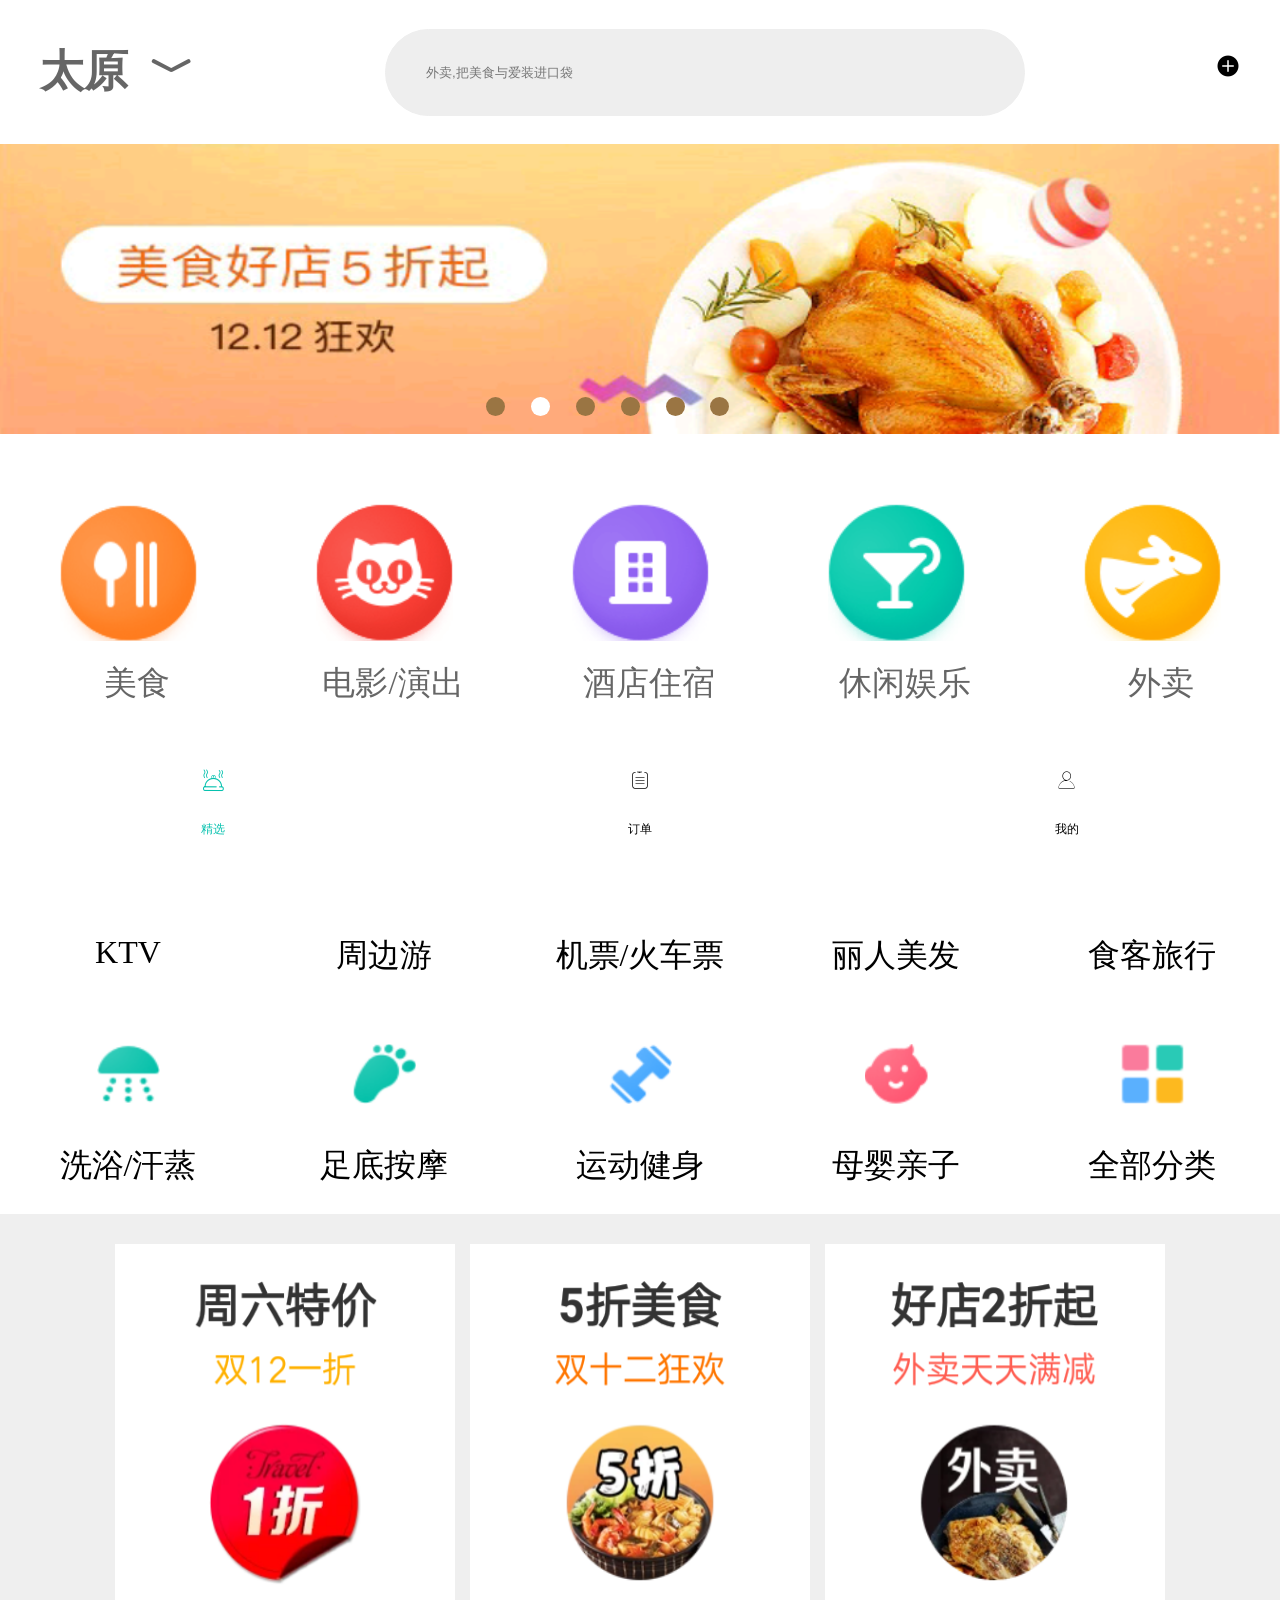
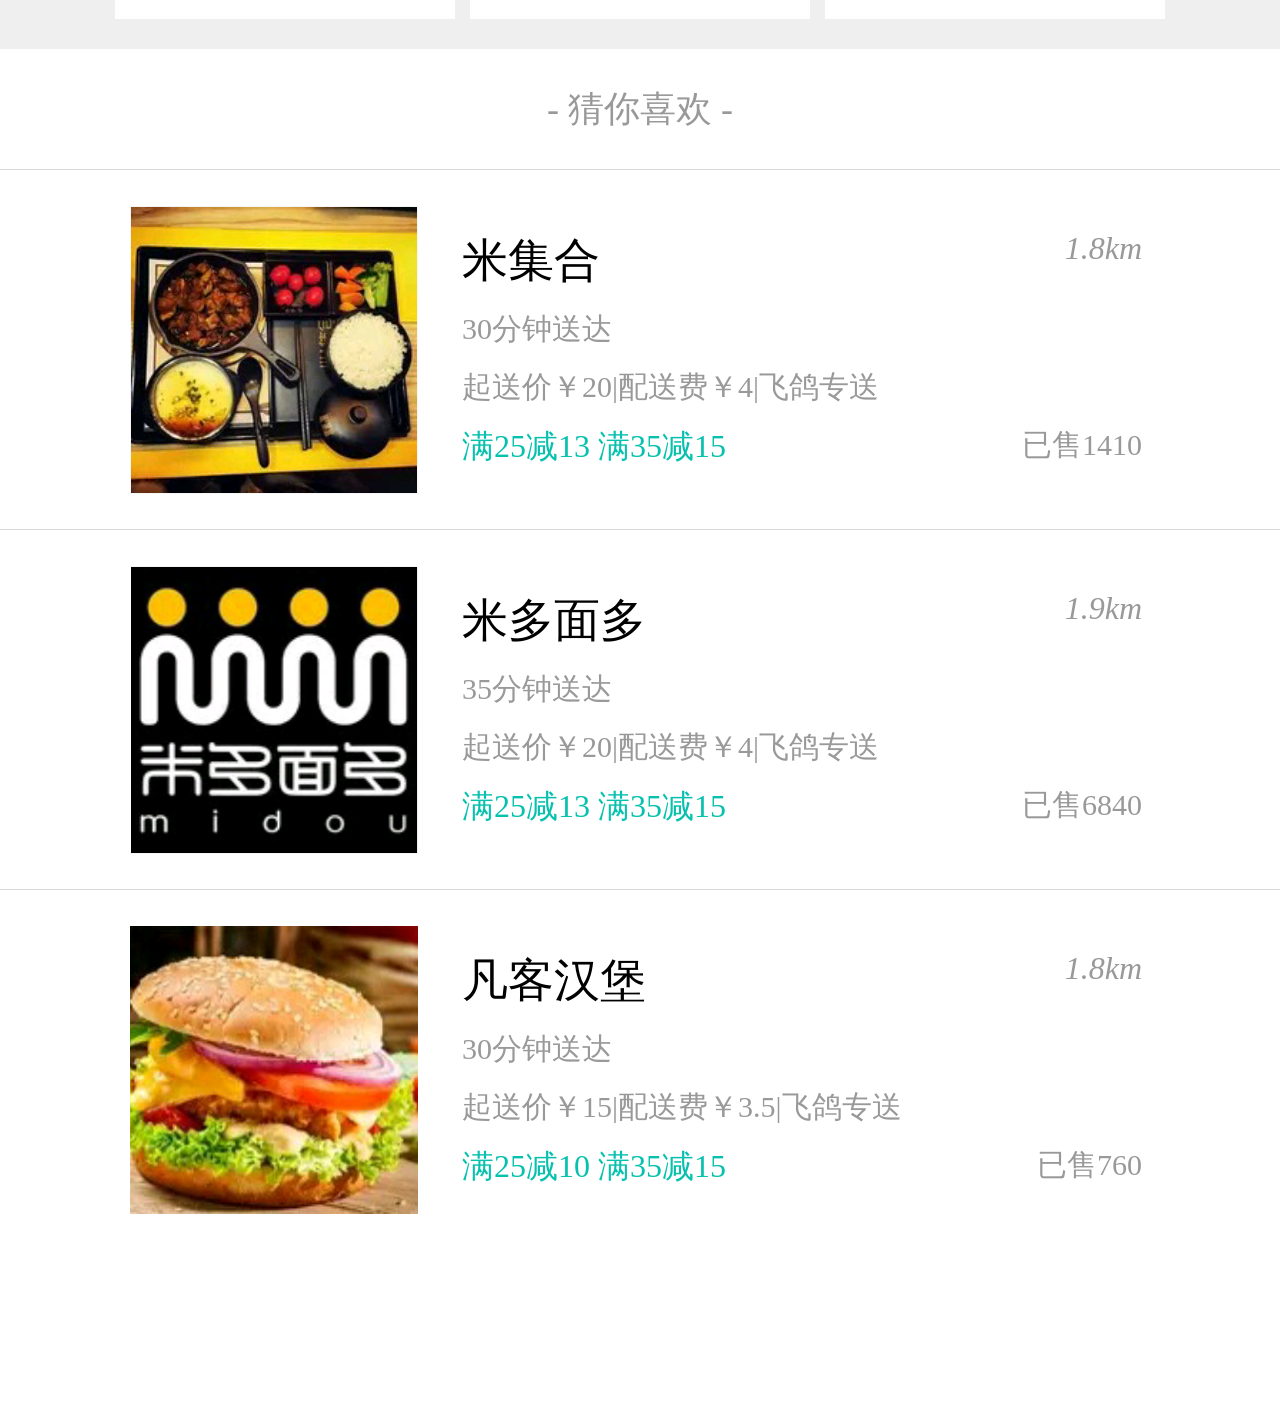
<file: index.html>
<!DOCTYPE html>
<html lang="en">
<head>
    <meta charset="UTF-8">
    <title>首页</title>
    <meta name="viewport" content="width=device-width">
    <link rel="stylesheet" href="css/index.css">
    <link rel="stylesheet" href="font/iconfont.css">
    <script src="js/rem.js"></script>
    <link rel="icon" href="img/logo(1).ico">
</head>
<body>
    <!--头部开始-->
    <header>
        <div class="header-box">
            <span>太原&nbsp;&nbsp;﹀</span>
            <input type="text" placeholder="外卖,把美食与爱装进口袋">
            <div class="iconfont">&#xe606;</div>
        </div>
    </header>
    <!--banner开始-->
    <div class="banner-box">
        <div class="img-box">
            <img src="img/banner.png" alt="">
        </div>
        <div class="circle-box">
            <ul>
                <li></li>
                <li></li>
                <li></li>
                <li></li>
                <li></li>
                <li></li>
            </ul>
        </div>
    </div>
    <!--内容开始-->
    <div class="dh-box">
        <ul>
            <li>
                <div class="dh-box-tu">
                    <img src="img/sy1.png" alt="">
                    <span>美食</span>
                </div>
            </li>
            <li>
                <div class="dh-box-tu">
                    <img src="img/sy2.png" alt="">
                    <span>电影/演出</span>
                </div>
            </li>
            <li>
                <div class="dh-box-tu">
                    <img src="img/sy3.png" alt="">
                    <span>酒店住宿</span>
                </div>
            </li>
            <li>
                <div class="dh-box-tu">
                    <img src="img/sy4.png" alt="">
                    <span>休闲娱乐</span>
                </div>
            </li>
            <li>
                <div class="dh-box-tu">
                    <img src="img/sy5.png" alt="">
                    <span>外卖</span>
                </div>
            </li>
        </ul>
    </div>
    <!--分类开始-->
    <div class="fl-box">
        <ul>
            <li>
                <div class="fl-box-tu">
                    <img src="img/sy6.png" alt="">
                </div>
                <span>KTV</span>
            </li>
            <li>
                <div class="fl-box-tu">
                    <img src="img/sy7.png" alt="">
                </div>
                <span>周边游</span>
            </li>
            <li>
                <div class="fl-box-tu">
                    <img src="img/sy8.png" alt="">
                </div>
                <span>机票/火车票</span>
            </li>
            <li>
                <div class="fl-box-tu">
                    <img src="img/sy9.png" alt="">
                </div>
                <span>丽人美发</span>
            </li>
            <li>
                <div class="fl-box-tu">
                    <img src="img/sy10.png" alt="">
                </div>
                <span>食客旅行</span>
            </li>
            <li>
                <div class="fl-box-tu">
                    <img src="img/sy11.png" alt="">
                </div>
                <span>洗浴/汗蒸</span>
            </li>
            <li>
                <div class="fl-box-tu">
                    <img src="img/sy12.png" alt="">
                </div>
                <span>足底按摩</span>
            </li>
            <li>
                <div class="fl-box-tu">
                    <img src="img/sy13.png" alt="">
                </div>
                <span>运动健身</span>
            </li>
            <li>
                <div class="fl-box-tu">
                    <img src="img/sy14.png" alt="">
                </div>
                <span>母婴亲子</span>
            </li>
            <li>
                <div class="fl-box-tu">
                    <img src="img/sy15.png" alt="">
                </div>
                <span>全部分类</span>
            </li>
        </ul>
    </div>
    <!--滑屏开始-->
    <div class="hp-box">
        <div class="hp-img-box">
            <ul>
                <li>
                    <img src="img/hp1.png" alt="">
                </li>
                <li>
                    <img src="img/hp2.png" alt="">
                </li>
                <li>
                    <img src="img/hp3.png" alt="">
                </li>
            </ul>
        </div>
    </div>
    <!--猜你喜欢-->
    <div class="cn-box">
        <h2>
            <span>-</span>
            猜你喜欢
            <span>-</span>
        </h2>
        <ul>
            <li>
                <div class="cn-li-box">
                    <div class="cn-img-box">
                        <img src="img/cn1.png" alt="">
                    </div>
                    <div class="cn-zi-box">
                        <p>
                            <span>米集合</span>
                            <em>1.8km</em>
                        </p>
                        <i>30分钟送达</i>
                        <i>起送价￥20|配送费￥4|飞鸽专送</i>
                        <p>
                            <em class="jg">满25减13 满35减15</em>
                            <i>已售1410</i>
                        </p>
                    </div>
                </div>
            </li>
            <li>
                <div class="cn-li-box">
                    <div class="cn-img-box">
                        <a href="liebiao.html">
                            <img src="img/cn2.png" alt="">
                        </a>
                    </div>
                    <div class="cn-zi-box">
                        <p>
                            <a href="liebiao.html">
                                <span>米多面多</span>
                            </a>
                            <em>1.9km</em>
                        </p>
                        <i>35分钟送达</i>
                        <i>起送价￥20|配送费￥4|飞鸽专送</i>
                        <p>
                            <em class="jg">满25减13 满35减15</em>
                            <i>已售6840</i>
                        </p>
                    </div>
                </div>
            </li>
            <li>
                <div class="cn-li-box">
                    <div class="cn-img-box">
                        <img src="img/cn3.png" alt="">
                    </div>
                    <div class="cn-zi-box">
                        <p>
                            <span>凡客汉堡</span>
                            <em>1.8km</em>
                        </p>
                        <i>30分钟送达</i>
                        <i>起送价￥15|配送费￥3.5|飞鸽专送</i>
                        <p>
                            <em class="jg">满25减10 满35减15</em>
                            <i>已售760</i>
                        </p>
                    </div>
                </div>
            </li>
        </ul>
    </div>
    <!--固定栏开始-->
    <footer>
        <ul>
            <li>
                <a href=""><i class="icon iconfont first">&#xe633;</i></a>
                <span  class="shouye">精选</span>

            </li>
            <li>
                <a href="dingdan.html">
                    <i class="icon iconfont">&#xe604;</i>
                </a>
                <span>
                    <a href="dingdan.html">订单</a>
                </span>
            </li>
            <li>
                <a href="wode.html">
                    <i class="icon iconfont">&#xe60d;</i>
                </a>
                <span><a href="wode.html" class="a-zi">我的</a></span>
            </li>
        </ul>
    </footer>
</body>
</html>
</file>
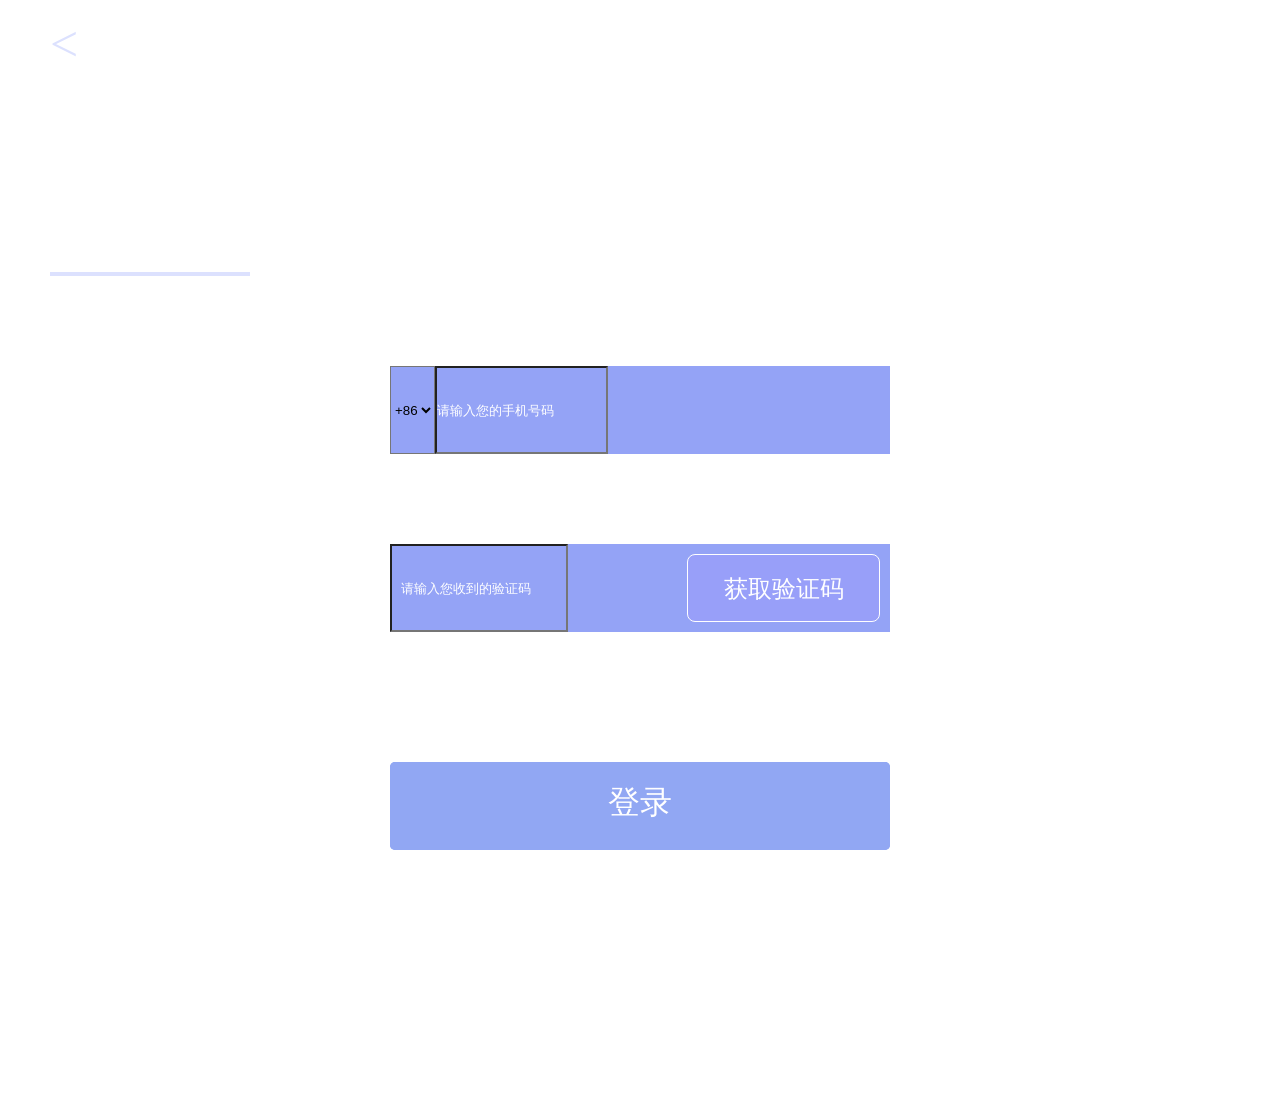
<file: denglu.html>
<!doctype html>
<html lang="en">
<head>
    <meta charset="UTF-8">
    <title>Document</title>
    <link rel="stylesheet" href="css/denglu.css">
    <script src="js/rem.js"></script>
    <meta name="viewport" content="width=device-width">
    <link rel="stylesheet" href="css/base.css">
    <link rel="stylesheet" href="font/font_481300_jbdl8nqivhd7vi/iconfont.css">
</head>
<body>
    <main>
        <div class="login-box">
            <a href=""><</a>
            <div>
                <span>登录</span>
            </div>
        </div>
        <div class="login-fs">
            <div class="dxdl">
                <a href="">手机号快捷登录</a>
            </div>
            <div class="zhdl">
                <a>账号密码登录</a>
            </div>
        </div>
        <div class="sjh">
            <form action="" method="get">
                <select name="" class="aaa">
                    <option value="中国">+86</option>
                </select>
                <input type="text"  class="bbb" name="phone"  placeholder="请输入您的手机号码"/>
            </form>
        </div>
        <div class="sjh" id="sjh2">
            <form action="" method="get">
                <input type="text"  class="bbb" placeholder="&nbsp;请输入您收到的验证码" style="padding-left:0.05rem">
            </form>
            <div class="yzm">
                <a href="">获取验证码</a>
            </div>
        </div>
        <div class="wj-zc">
            <a href="">忘记密码？</a>
            <a href="">立即注册</a>
        </div>
        <div class="denglu">
            <a href="">登录</a>
        </div>
        <span class="other">--其他登录方式--</span>
        <div class="sfdl">
            <a href="" class="iconfont">&#xe609;</a>
            <a href="" class="iconfont">&#xe607;</a>
            <a href="" class="iconfont">&#xe605;</a>
        </div>
    </main>
</body>
</html>
</file>
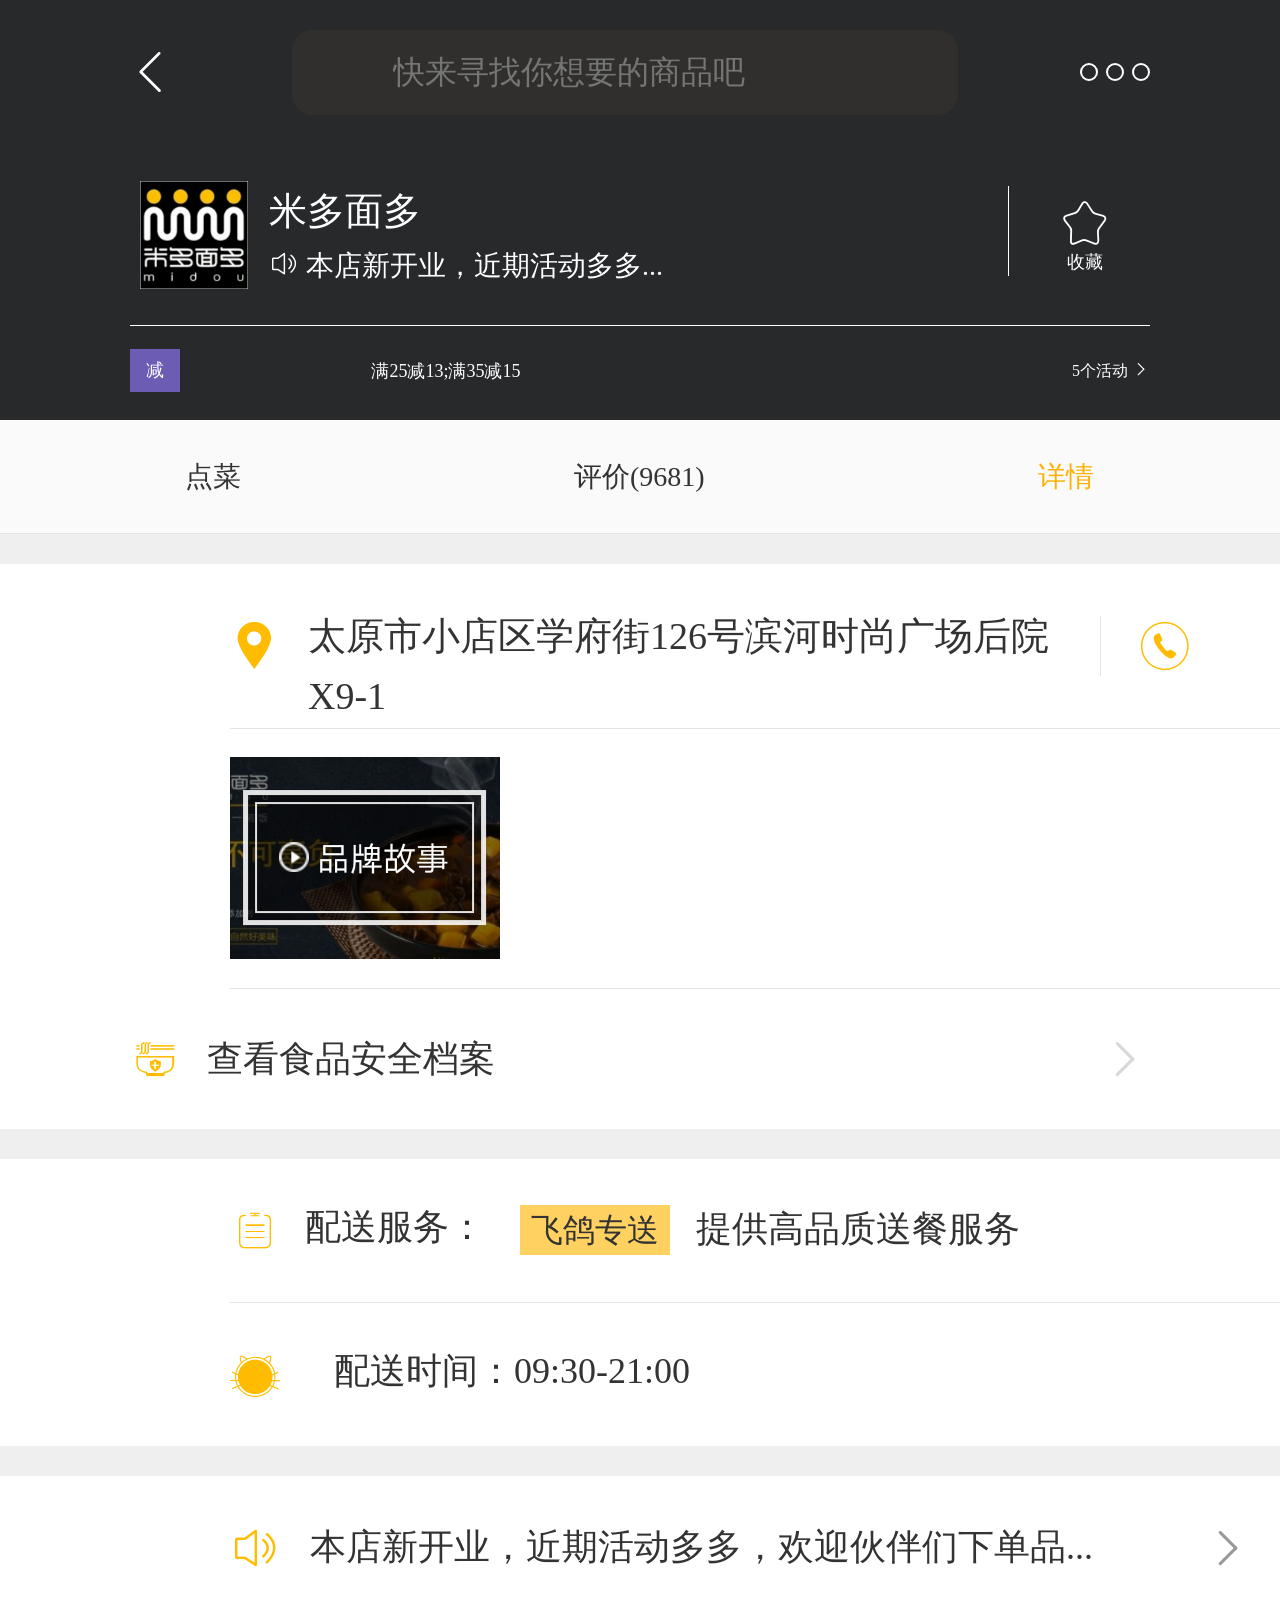
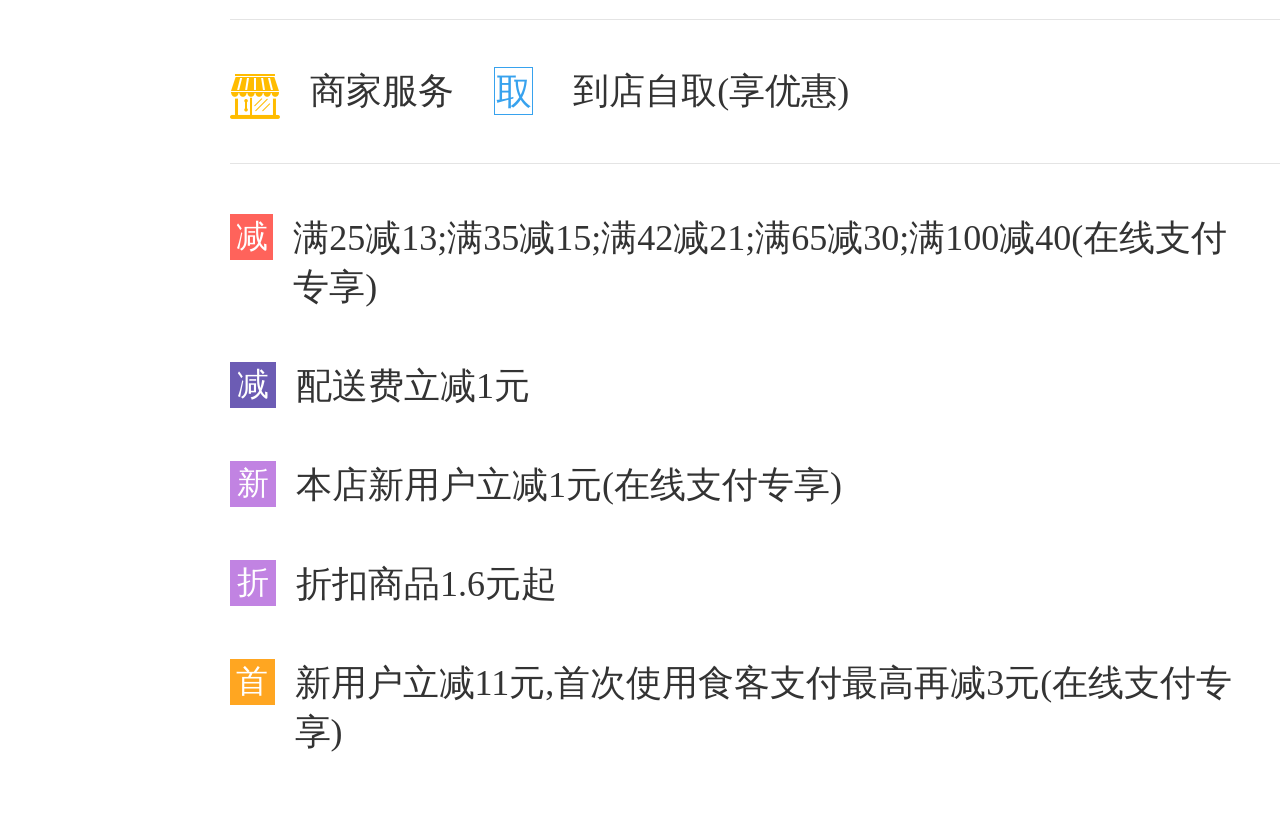
<file: dianpu.html>
<!DOCTYPE html>
<html lang="en">
<head>
    <meta charset="UTF-8">
    <title>店铺详情</title>
    <meta name="viewport" content="width=device-width">
    <link rel="stylesheet" href="css/dianpu.css">
    <link rel="stylesheet" href="font/iconfont.css">
    <script src="js/rem.js"></script>
    <link rel="icon" href="img/logo(1).ico">
</head>
<body>
    <!--头部开始-->
    <header>
        <div class="header-top">
            <div class="header-top-box">
                <a href="index.html">
                    <i class="iconfont">&#xe625;</i>
                </a>
                <input type="text" placeholder="快来寻找你想要的商品吧">
                <div class="circle-box">
                    <ul>
                        <li></li>
                        <li></li>
                        <li></li>
                    </ul>
                </div>
            </div>
        </div>
        <div class="header-center">
            <div class="header-center-box">
                <div class="header-center-img"></div>
                <p>
                    <span>米多面多</span>
                            <span>
                                <i class="iconfont icon-horn"></i>
                                本店新开业，近期活动多多...
                            </span>
                </p>
                <div class="header-center-icon">
                    <i class="iconfont">&#xe614;</i>
                    <span>收藏</span>
                </div>
            </div>
        </div>
        <div class="header-bottom">
            <div class="header-bottom-box">
                <div class="header-botton-left">减</div>
                <span>满25减13;满35减15</span>
                <em class="last">5个活动
                    <i class="iconfont">&#xe601;</i>
                </em>
            </div>
        </div>
    </header>
    <!--内容栏开始-->
    <div class="tit-box">
        <ul>
            <li><a href="liebiao.html">点菜</a></li>
            <li><a href="pingjia.html">评价(9681)</a></li>
            <li>详情</li>
        </ul>
    </div>
    <!--详情开始-->
    <div class="dp-xq-box">
        <div class="dp-xq-dz">
            <div class="dp-dz-left">
                <i class="iconfont">&#xe613;</i>
                <p>太原市小店区学府街126号滨河时尚广场后院X9-1</p>
            </div>
            <div class="dp-dz-right">
                <i class="iconfont">&#xe605;</i>
            </div>
        </div>
        <div class="dp-xq-pp">
            <div class="dp-pp-box">
                <div class="dp-pp-img"></div>
            </div>
        </div>
        <div class="dp-xq-sp">
            <div class="dp-sp-box">
                <p>
                    <i class="iconfont">&#xe61d;</i>
                    <span>查看食品安全档案</span>
                </p>
                <i class="iconfont">&#xe601;</i>
            </div>
        </div>
    </div>
    <div class="dp-xq-box2">
        <div class="dp-xq-ps">
            <div class="dp-ps-box">
                <p>
                    <i class="iconfont">&#xe604;</i>
                    <span>配送服务：</span>
                </p>
                <span>
                    <div>飞鸽专送</div>
                    <em>提供高品质送餐服务</em>
                </span>
            </div>
        </div>
        <div class="dp-xq-time">
            <div class="dp-time-box">
                <p>
                    <i class="iconfont">&#xe618;</i>
                    <span>配送时间：09:30-21:00</span>
                </p>

            </div>
        </div>
    </div>
    <div class="dp-xq-box3">
        <div class="dp-xq-gg">
            <div class="dp-gg-box">
                <i class="iconfont">&#xe6aa;</i>
                <p>本店新开业，近期活动多多，欢迎伙伴们下单品...</p>
                <i class="iconfont gg">&#xe601;</i>
            </div>
        </div>
        <div class="dp-xq-gg">
            <div class="dp-gg-box">
                <i class="iconfont">&#xe60b;</i>
                <p>商家服务</p>
                <span>
                    <div class="qu">取</div>
                    <span>到店自取(享优惠)</span>
                </span>
            </div>
        </div>
        <div class="dp-xq-hd">
            <div class="dp-hd-box">
                <span><i>减</i>满25减13;满35减15;满42减21;满65减30;满100减40(在线支付专享)</span>
                <span><i>减</i>配送费立减1元</span>
                <span><i>新</i>本店新用户立减1元(在线支付专享)</span>
                <span><i>折</i>折扣商品1.6元起</span>
                <span><i>首</i>新用户立减11元,首次使用食客支付最高再减3元(在线支付专享)</span>
            </div>

        </div>
    </div>
</body>
</html>
</file>
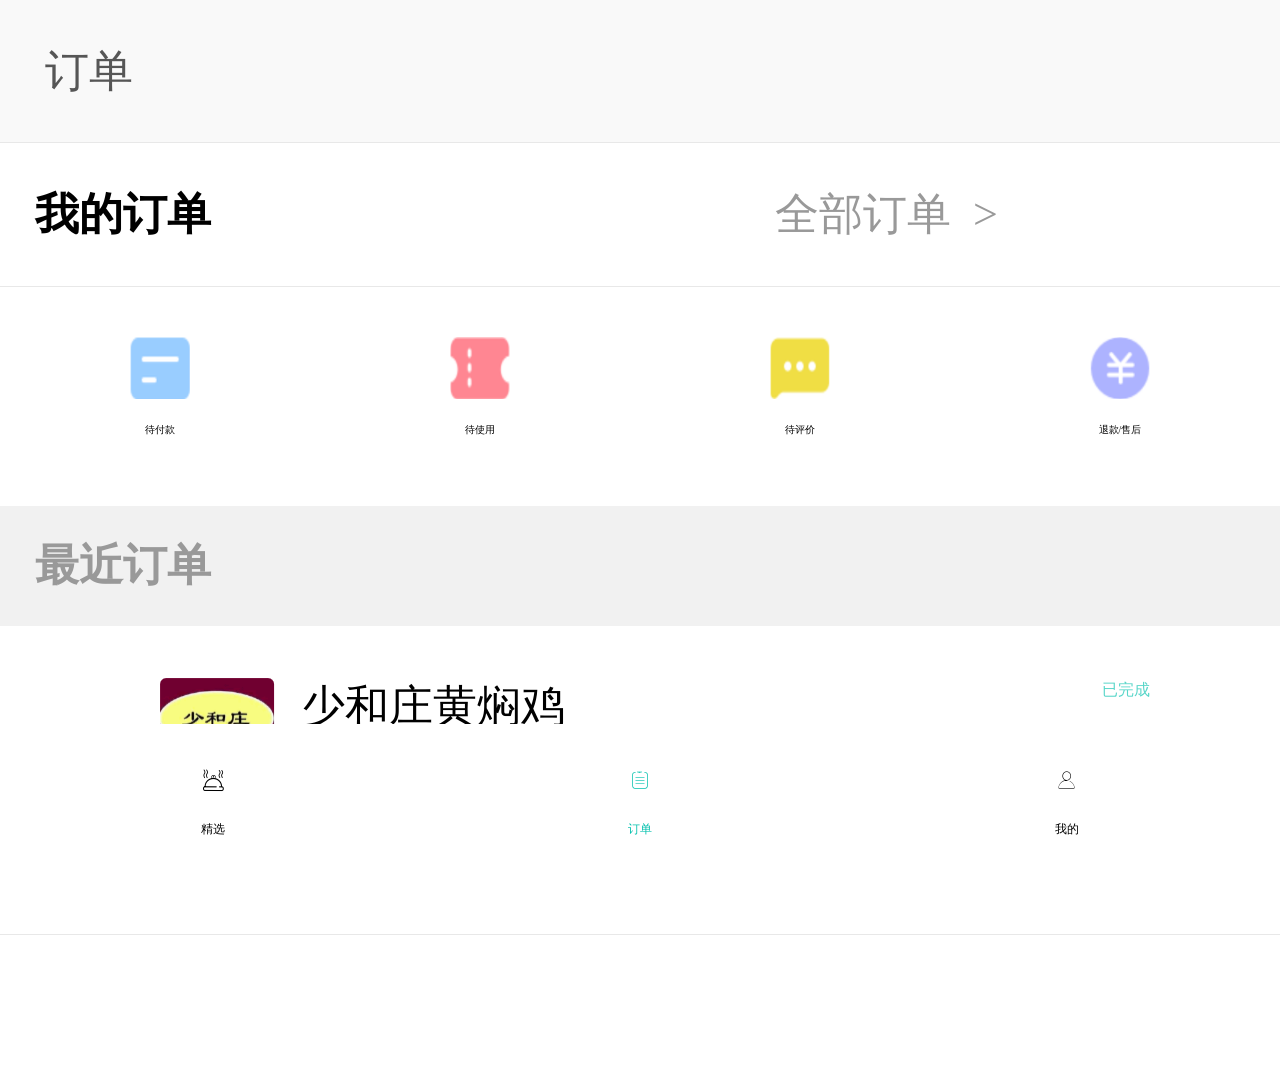
<file: dingdan.html>
<!DOCTYPE html>
<html lang="en">
<head>
    <meta charset="UTF-8">
    <title>订单</title>
    <meta name="viewport" content="width=device-width">
    <link rel="stylesheet" href="css/dingdan.css">
    <link rel="stylesheet" href="font/iconfont.css">
    <script src="js/rem.js"></script>
    <link rel="icon" href="img/logo(1).ico">
</head>
<body>
    <!--头部开始-->
    <header>
        <h2>订单</h2>
    </header>
    <!--内容开始-->
    <div class="sec">
        <h2>我的订单</h2>
        <span>全部订单&nbsp;&nbsp;> </span>
    </div>
    <!--分类-->
    <div class="zc-box">
        <div class="zc-box-bottom">
            <ul>
                <li>
                    <div class="zc-li-box">
                        <img src="img/dd1.png" alt="">
                        <span>待付款</span>
                    </div>
                </li>
                <li>
                    <div class="zc-li-box">
                        <img src="img/dd2.png" alt="">
                        <span>待使用</span>
                    </div>
                </li>
                <li>
                    <div class="zc-li-box">
                        <img src="img/dd3.png" alt="">
                        <span>待评价</span>
                    </div>
                </li>
                <li>
                    <div class="zc-li-box">
                        <img src="img/dd4.png" alt="">
                        <span>退款/售后</span>
                    </div>
                </li>
            </ul>
        </div>
    </div>
    <!--最近订单-->
    <div class="zj-box">
        <h2>最近订单</h2>
        <div class="zj-box1">
            <div class="zj-box1-zong">
                <div class="zj-box1-left">
                    <div class="zj-left-tu">
                        <img src="img/zj1.png" alt="">
                    </div>
                    <p class="zj-left-zi">
                        <span>少和庄黄焖鸡</span>
                        <span>下单时间：2017/09/02</span>
                        <span>总价：￥22.8</span>
                    </p>
                </div>
                <div class="zj-box1-right">
                    <span>已完成</span>
                    <div class="agin">再来一单</div>
                </div>
            </div>
        </div>
    </div>
    <!--固定栏开始-->
    <footer>
        <ul>
            <li>
                <a href="index.html">
                    <i class="icon iconfont">&#xe633;</i>
                </a>
                <span>
                    <a href="index.html">精选</a>
                </span>

            </li>
            <li>
                <i class="icon iconfont first">&#xe604;</i>
                <span class="shouye">订单</span>
            </li>
            <li>
                <a href="wode.html">
                    <i class="icon iconfont">&#xe60d;</i>
                </a>
                <span><a href="wode.html" class="a-zi">我的</a></span>
            </li>
        </ul>
    </footer>
</body>
</html>
</file>
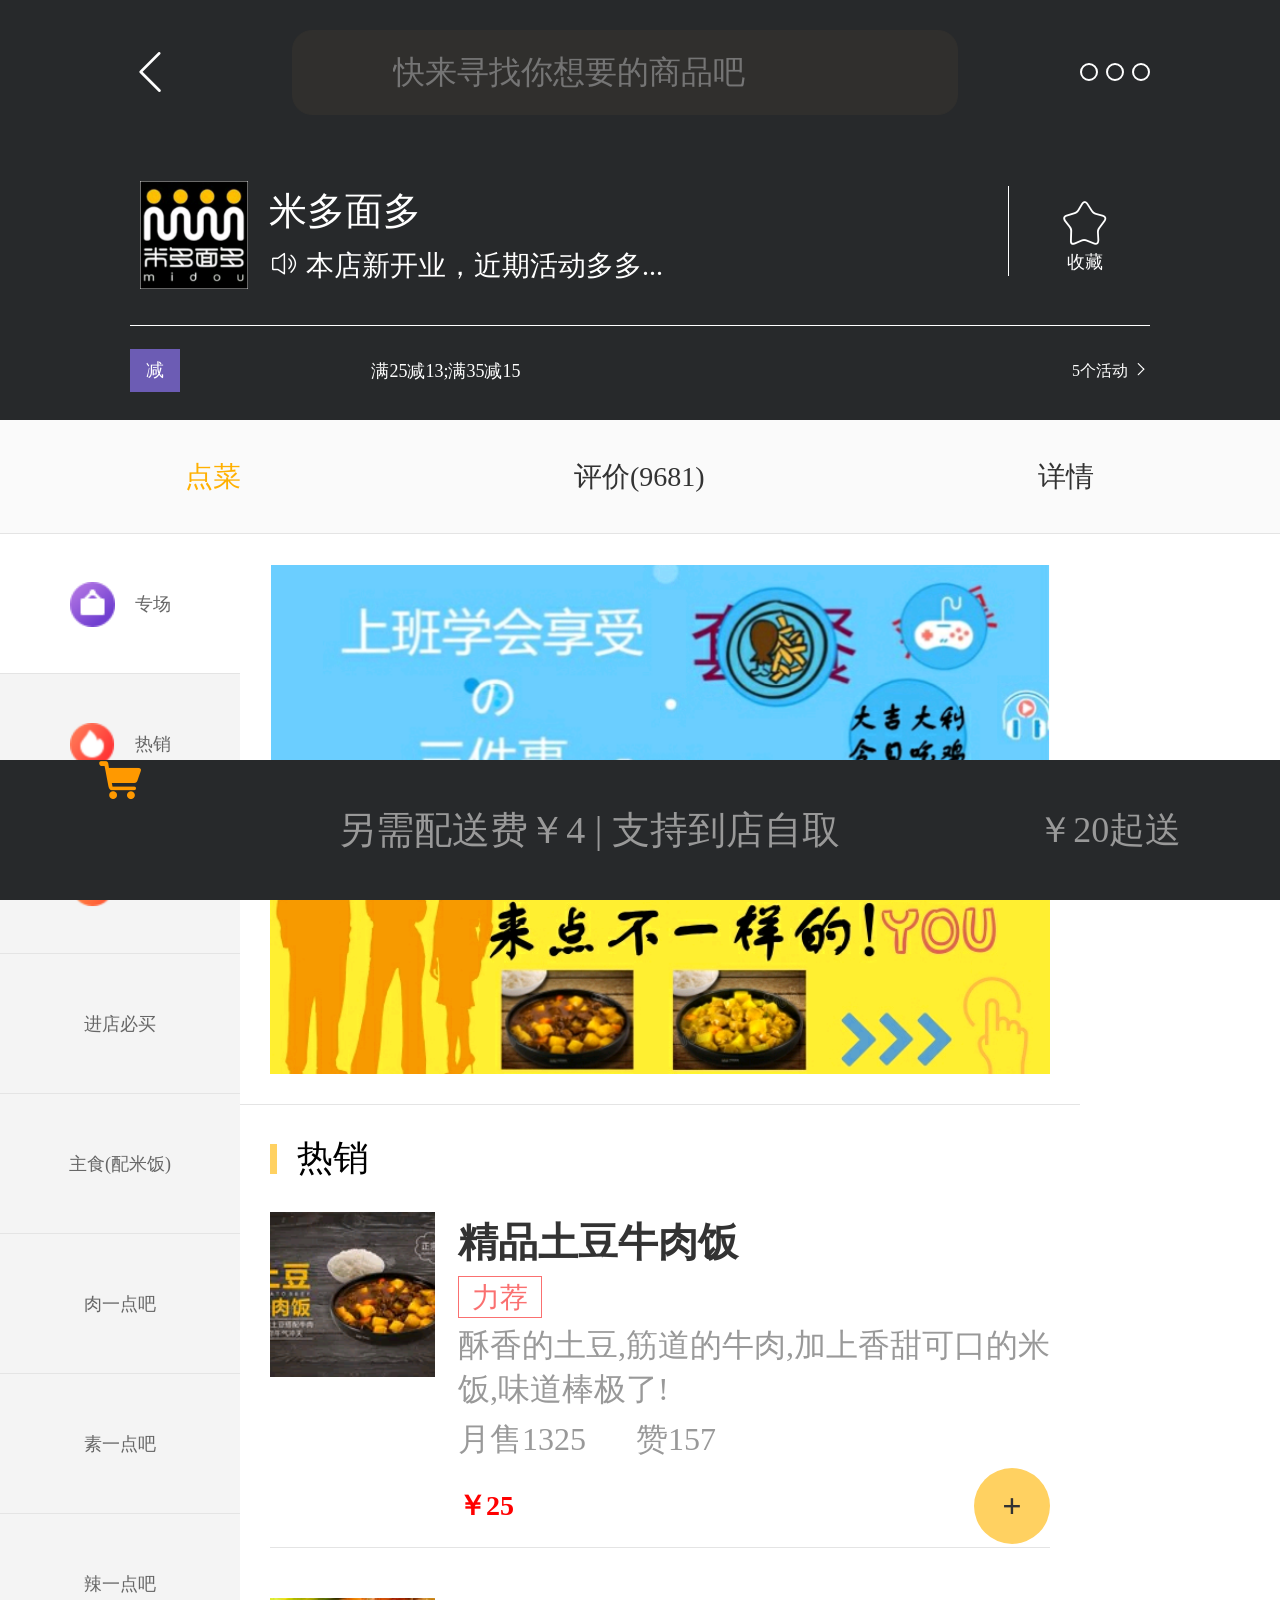
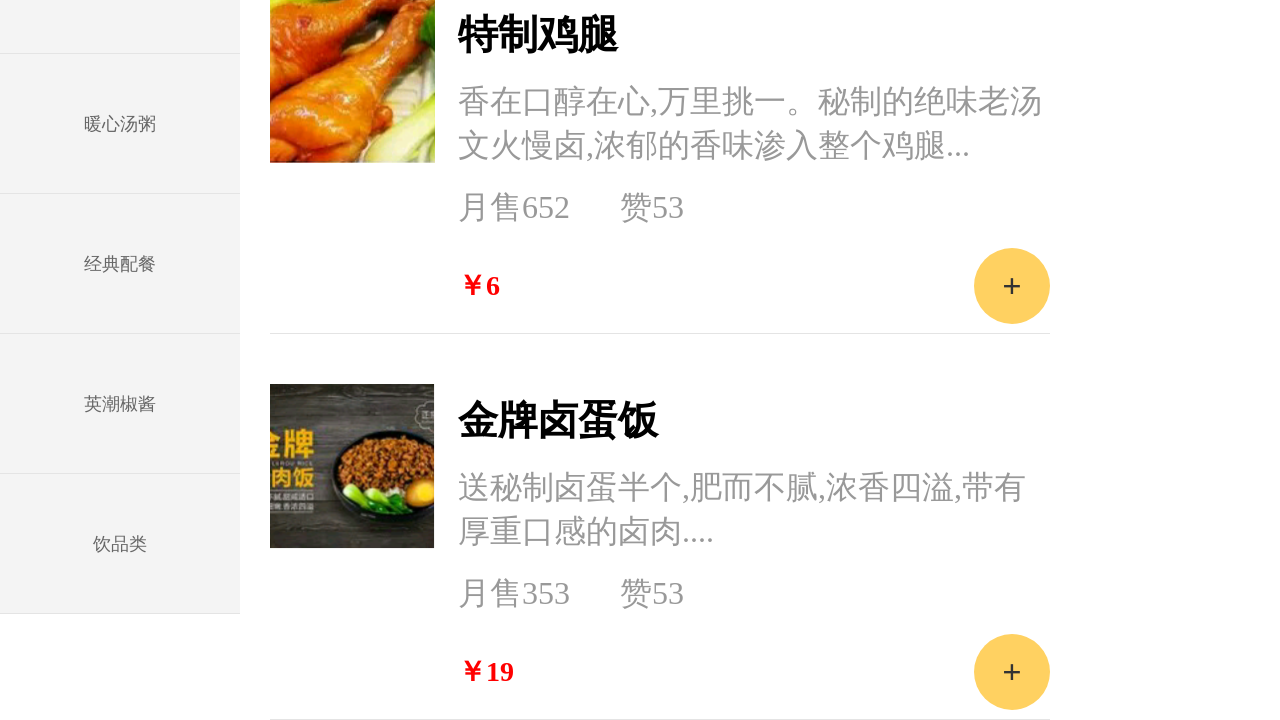
<file: liebiao.html>
<!DOCTYPE html>
<html lang="en">
<head>
    <meta charset="UTF-8">
    <title>列表页</title>
    <meta name="viewport" content="width=device-width">
    <link rel="stylesheet" href="css/liebiao.css">
    <link rel="stylesheet" href="font/iconfont.css">
    <script src="js/rem.js"></script>
    <link rel="icon" href="img/logo(1).ico">
</head>
<body>
    <!--头部开始-->
    <header>
        <div class="header-top">
            <div class="header-top-box">
                <a href="index.html">
                    <i class="iconfont">&#xe625;</i>
                </a>
                <input type="text" placeholder="快来寻找你想要的商品吧">
                <div class="circle-box">
                    <ul>
                        <li></li>
                        <li></li>
                        <li></li>
                    </ul>
                </div>
            </div>
        </div>
        <div class="header-center">
            <div class="header-center-box">
                <div class="header-center-img"></div>
                <p>
                    <span>米多面多</span>
                    <span>
                        <i class="iconfont icon-horn"></i>
                        本店新开业，近期活动多多...
                    </span>
                </p>
                <div class="header-center-icon">
                    <i class="iconfont">&#xe614;</i>
                    <span>收藏</span>
                </div>
            </div>
        </div>
        <div class="header-bottom">
            <div class="header-bottom-box">
                <div class="header-botton-left">减</div>
                <span>满25减13;满35减15</span>
                <em class="last">5个活动
                    <i class="iconfont">&#xe601;</i>
                </em>
            </div>
        </div>
    </header>
    <!--内容栏开始-->
    <div class="tit-box">
        <ul>
            <li>点菜</li>
            <li><a href="pingjia.html">评价(9681)</a></li>
            <li><a href="dianpu.html">详情</a></li>
        </ul>
    </div>
    <section>
        <ul>
            <li>
                <p>
                    <i>
                        <img src="img/nr1.png" alt="">
                    </i>
                    <span>专场</span>
                </p>
            </li>
            <li>
                <p>
                    <i>
                        <img src="img/nr2.png" alt="">
                    </i>
                    <span>热销</span>
                </p>
            </li>
            <li>
                <p>
                    <i>
                        <img src="img/nr3.png" alt="">
                    </i>
                    <span>折扣</span>
                </p>
            </li>
            <li>进店必买</li>
            <li>主食(配米饭)</li>
            <li>肉一点吧</li>
            <li>素一点吧</li>
            <li>辣一点吧</li>
            <li>暖心汤粥</li>
            <li>经典配餐</li>
            <li>英潮椒酱</li>
            <li>饮品类</li>
        </ul>
        <div class="sec-right">
            <div class="sec-right-img1">
                <div class="sec-right-tu"></div>
            </div>
            <div class="sec-right-img2">
                <div class="sec-right-tu1"></div>
            </div>
            <h2>
                <div class="xian"></div>
                <span>热销</span>
            </h2>
            <div class="sec-cd"></div>
            <ul class="sec-cd-box">
                <li>
                    <div class="sec-cd-left">
                        <a href="xiangqing.html">
                            <img src="img/nr6.png" alt="">
                        </a>
                    </div>
                    <div class="sec-cd-right">
                        <a href="xiangqing.html">
                            <span>精品土豆牛肉饭</span>
                        </a>
                        <div class="lj">力荐</div>
                        <p>酥香的土豆,筋道的牛肉,加上香甜可口的米饭,味道棒极了!</p>
                        <em>月售1325<i>赞157</i></em>
                        <div class="sec-cd-last">
                            <span>￥25</span>
                            <span>+</span>
                        </div>
                    </div>
                </li>
                <li>
                    <div class="sec-cd-left">
                        <img src="img/nr7.png" alt="">
                    </div>
                    <div class="sec-cd-right">
                        <span>特制鸡腿</span>
                        <p>香在口醇在心,万里挑一。秘制的绝味老汤文火慢卤,浓郁的香味渗入整个鸡腿...</p>
                        <em>月售652<i>赞53</i></em>
                        <div class="sec-cd-last">
                            <span>￥6</span>
                            <span>+</span>
                        </div>
                    </div>
                </li>
                <li>
                    <div class="sec-cd-left">
                        <img src="img/nr8.png" alt="">
                    </div>
                    <div class="sec-cd-right">
                        <span>金牌卤蛋饭</span>
                        <p>送秘制卤蛋半个,肥而不腻,浓香四溢,带有厚重口感的卤肉....</p>
                        <em>月售353<i>赞53</i></em>
                        <div class="sec-cd-last">
                            <span>￥19</span>
                            <span>+</span>
                        </div>
                    </div>
                </li>
            </ul>
        </div>
    </section>
    <!--底部开始-->
    <footer>
        <i class="iconfont icon-gouwuche"></i>
        <span>另需配送费￥4 | 支持到店自取</span>
        <span>￥20起送</span>
    </footer>
</body>
</html>
</file>
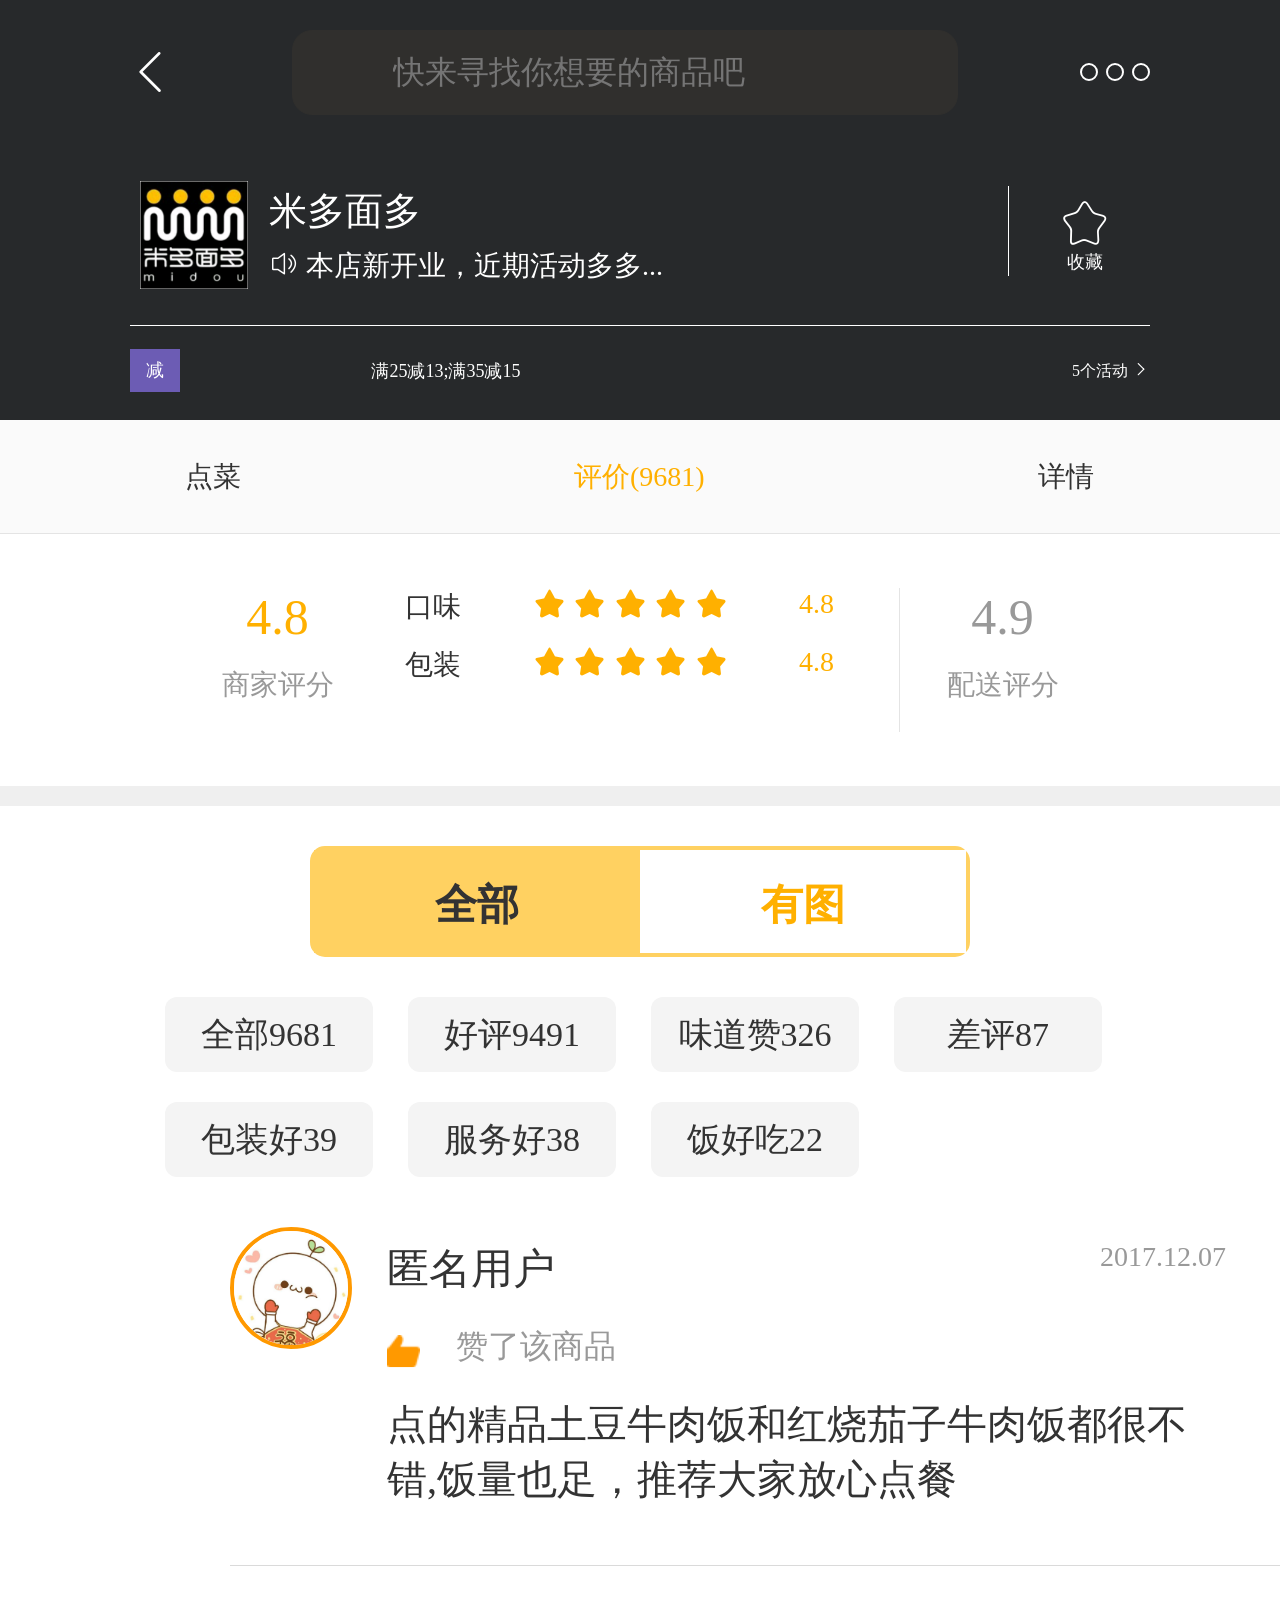
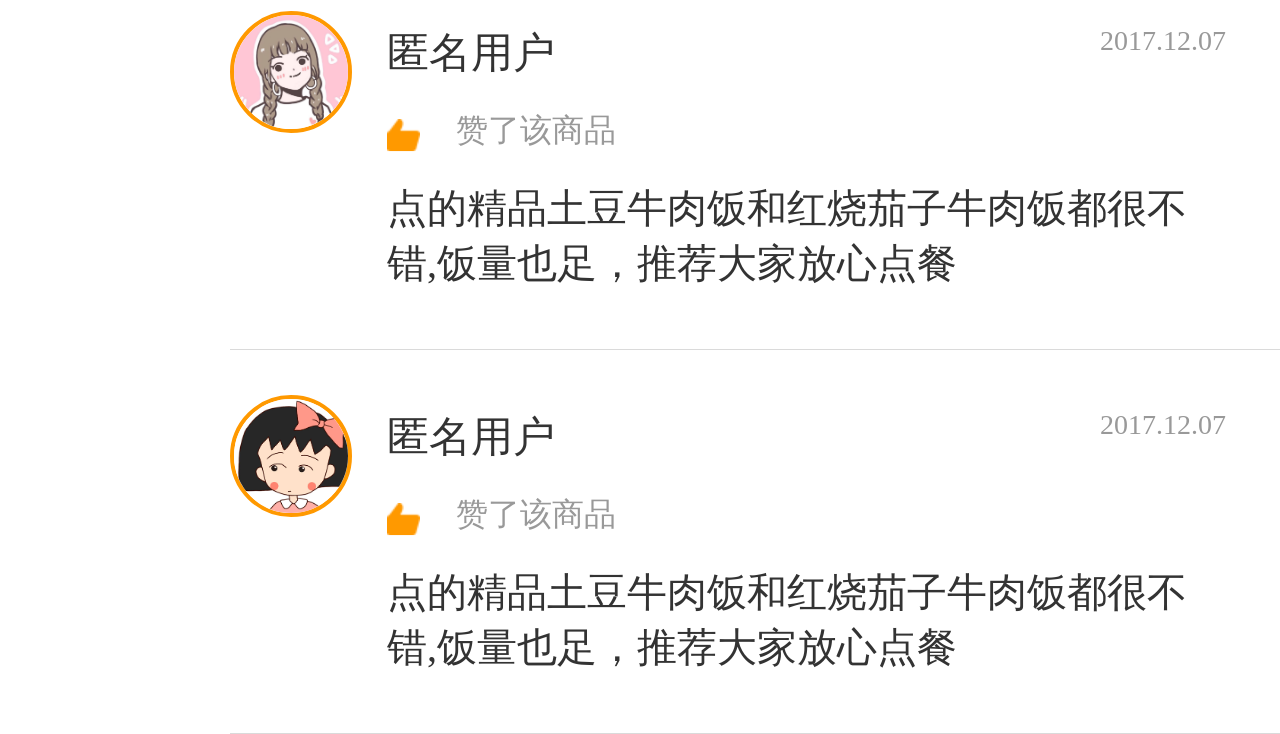
<file: pingjia.html>
<!DOCTYPE html>
<html lang="en">
<head>
    <meta charset="UTF-8">
    <title>评价</title>
    <meta name="viewport" content="width=device-width">
    <link rel="stylesheet" href="css/pingjia.css">
    <link rel="stylesheet" href="font/iconfont.css">
    <script src="js/rem.js"></script>
    <link rel="icon" href="img/logo(1).ico">
</head>
<body>
    <!--头部开始-->
    <header>
        <div class="header-top">
            <div class="header-top-box">
                <a href="index.html">
                    <i class="iconfont">&#xe625;</i>
                </a>
                <input type="text" placeholder="快来寻找你想要的商品吧">
                <div class="circle-box">
                    <ul>
                        <li></li>
                        <li></li>
                        <li></li>
                    </ul>
                </div>
            </div>
        </div>
        <div class="header-center">
            <div class="header-center-box">
                <div class="header-center-img"></div>
                <p>
                    <span>米多面多</span>
                        <span>
                            <i class="iconfont icon-horn"></i>
                            本店新开业，近期活动多多...
                        </span>
                </p>
                <div class="header-center-icon">
                    <i class="iconfont">&#xe614;</i>
                    <span>收藏</span>
                </div>
            </div>
        </div>
        <div class="header-bottom">
            <div class="header-bottom-box">
                <div class="header-botton-left">减</div>
                <span>满25减13;满35减15</span>
                <em class="last">5个活动
                    <i class="iconfont">&#xe601;</i>
                </em>
            </div>
        </div>
    </header>
    <!--内容栏开始-->
    <div class="tit-box">
        <ul>
            <li><a href="liebiao.html">点菜</a></li>
            <li>评价(9681)</li>
            <li><a href="dianpu.html">详情</a></li>
        </ul>
    </div>
    <div class="df-box">
        <div class="df-box1">
            <div class="df-box-left">
                <p>
                    <span>4.8</span>
                    <span>商家评分</span>
                </p>
                <p>
                    <span>口味<i class="iconfont">&#xe600;</i><em>4.8</em></span>
                    <span>包装<i class="iconfont">&#xe600;</i><em>4.8</em></span>
                </p>
            </div>
            <div class="df-box-right">
                <p>
                    <span>4.9</span>
                    <span>配送评分</span>
                </p>
            </div>
        </div>
    </div>
    <div class="pj-box">
        <div class="pj-box-top">
            <span>全部</span>
            <span>有图</span>
        </div>
        <div class="pj-box-center">
            <div class="pj-center">
                <div class="pj-center-tit">全部9681</div>
                <div class="pj-center-tit">好评9491</div>
                <div class="pj-center-tit">味道赞326</div>
                <div class="pj-center-tit">差评87</div>
                <div class="pj-center-tit">包装好39</div>
                <div class="pj-center-tit">服务好38</div>
                <div class="pj-center-tit">饭好吃22</div>
            </div>
        </div>
        <div class="pj-nr-box">
            <ul>
                <li>
                    <div class="pj-li-box">
                        <div class="pj-li-tu">
                            <img src="img/tx1.jpg" alt="">
                        </div>
                        <p>
                            <span>匿名用户 <em>2017.12.07</em></span>
                        <span>
                            <i></i>
                            <em>赞了该商品</em>
                        </span>
                            <span>点的精品土豆牛肉饭和红烧茄子牛肉饭都很不错,饭量也足，推荐大家放心点餐</span>
                        </p>
                    </div>
                </li>
                <li>
                    <div class="pj-li-box">
                        <div class="pj-li-tu">
                            <img src="img/tx2.jpg" alt="">
                        </div>
                        <p>
                            <span>匿名用户 <em>2017.12.07</em></span>
                        <span>
                            <i></i>
                            <em>赞了该商品</em>
                        </span>
                            <span>点的精品土豆牛肉饭和红烧茄子牛肉饭都很不错,饭量也足，推荐大家放心点餐</span>
                        </p>
                    </div>
                </li>
                <li>
                    <div class="pj-li-box">
                        <div class="pj-li-tu">
                            <img src="img/tx.gif" alt="">
                        </div>
                        <p>
                            <span>匿名用户 <em>2017.12.07</em></span>
                        <span>
                            <i></i>
                            <em>赞了该商品</em>
                        </span>
                            <span>点的精品土豆牛肉饭和红烧茄子牛肉饭都很不错,饭量也足，推荐大家放心点餐</span>
                        </p>
                    </div>
                </li>
            </ul>
        </div>
    </div>
</body>
</html>
</file>
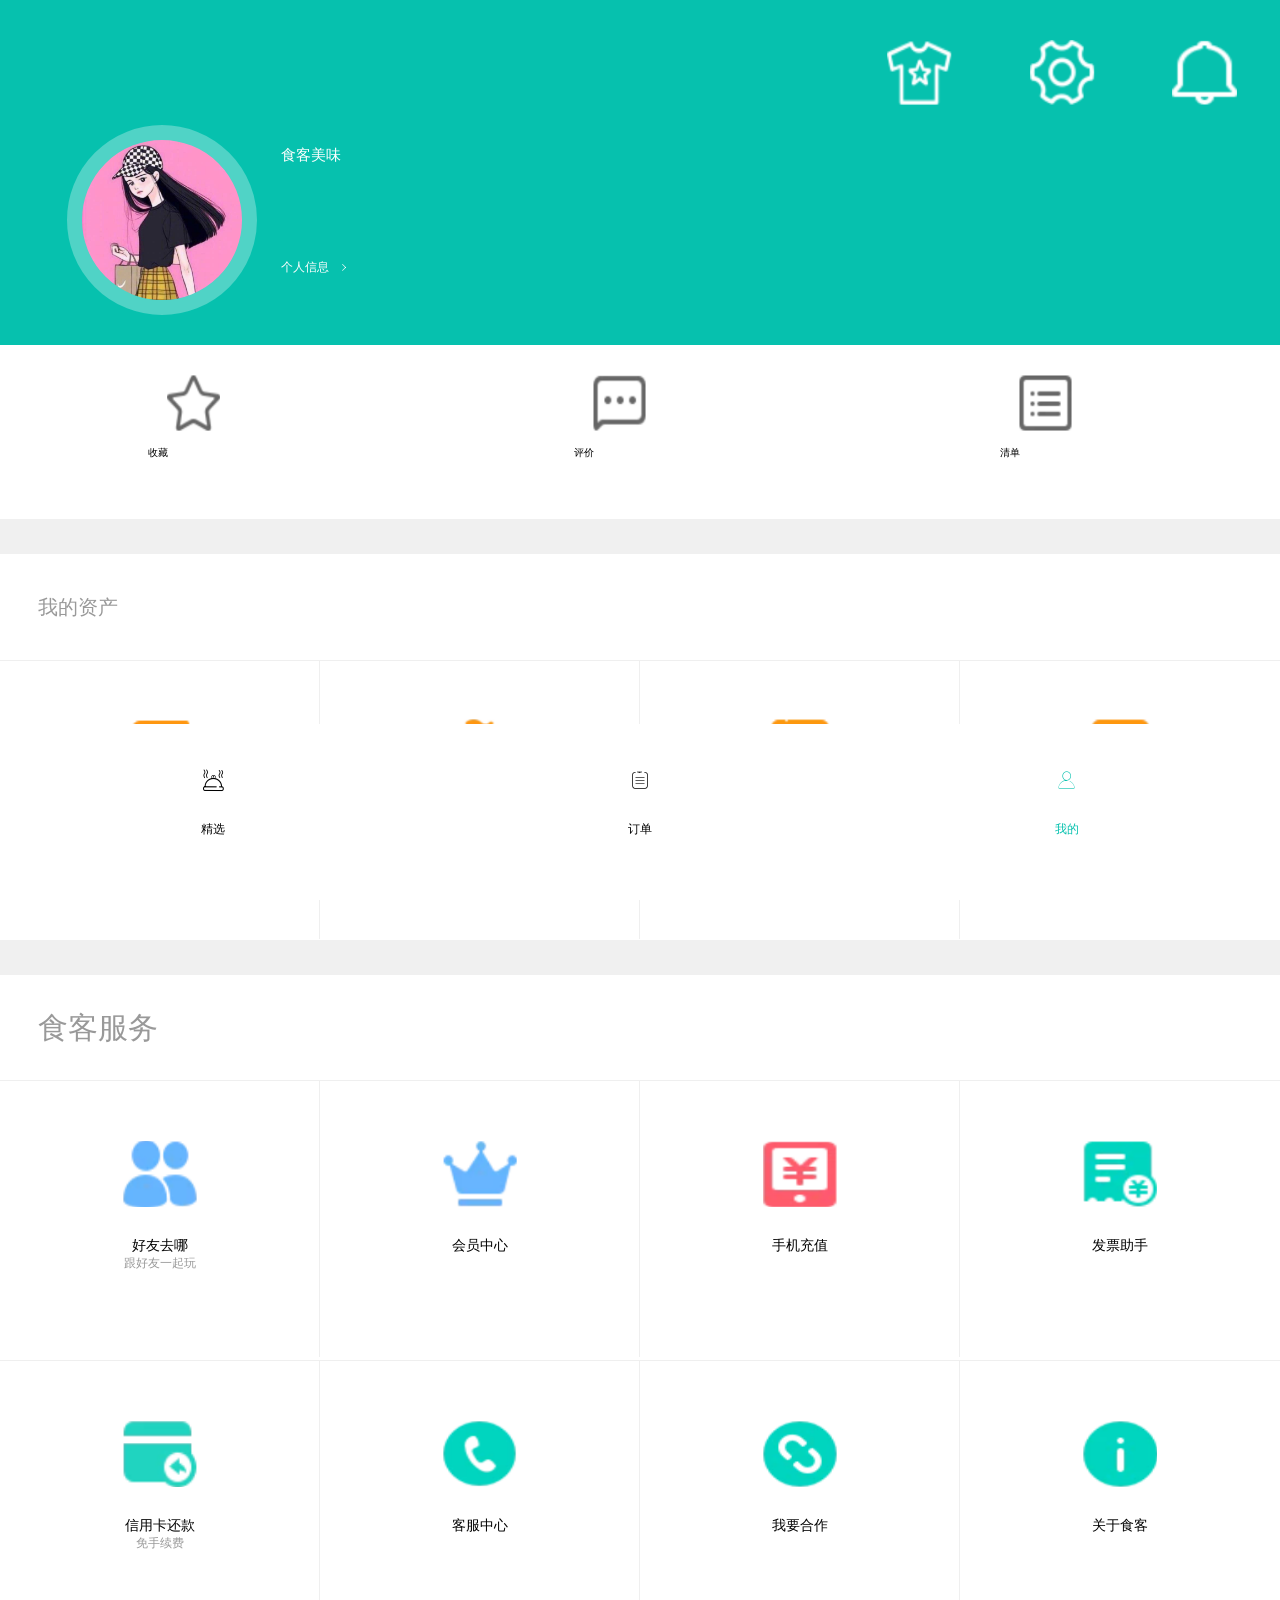
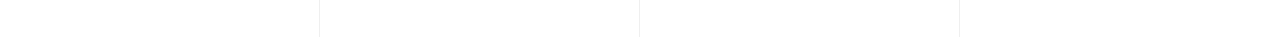
<file: wode.html>
<!DOCTYPE html>
<html lang="en">
<head>
    <meta charset="UTF-8">
    <title>我的</title>
    <meta name="viewport" content="width=device-width">
    <link rel="stylesheet" href="css/wode.css">
    <link rel="stylesheet" href="font/iconfont.css">
    <script src="js/rem.js"></script>
    <link rel="icon" href="img/logo(1).ico">
</head>
<body>
    <!--头部开始-->
    <header>
        <div class="header-tit">
            <ul>
                <li>
                    <img src="img/dh1.png" alt="">
                </li>
                <li>
                    <img src="img/dh2.png" alt="">
                </li>
                <li>
                    <img src="img/dh3.png" alt="">
                </li>
            </ul>
        </div>
        <div class="header-xx">
            <div class="header-pic"></div>
            <p class="header-zi">
                <span>食客美味</span>
                <span><a href="xinxi.html">个人信息</a><i class="iconfont">&#xe601;</i></span>
            </p>
        </div>
    </header>
    <!--头部结束-->
    <!--功能区开始-->
    <div class="gn-box">
        <ul>
            <li>
                <div class="li-box">
                    <img src="img/gn1.png" alt="">
                    <span>收藏</span>
                </div>
            </li>
            <li>
                <div class="li-box">
                    <img src="img/gn2.png" alt="">
                    <span>评价</span>
                </div>
            </li>
            <li>
                <div class="li-box">
                    <img src="img/gn3.png" alt="">
                    <span>清单</span>
                </div>
            </li>
        </ul>
    </div>
    <!--资产开始-->
    <div class="zc-box">
        <h2>我的资产</h2>
        <div class="zc-box-bottom">
            <ul>
                <li>
                    <div class="zc-li-box">
                        <img src="img/zc1.png" alt="">
                        <span>我的钱包</span>
                        <span>办信用卡</span>
                    </div>
                </li>
                <li>
                    <div class="zc-li-box">
                        <img src="img/zc2.png" alt="">
                        <span>余额</span>
                        <span>￥12.0</span>
                    </div>
                </li>
                <li>
                    <div class="zc-li-box">
                        <img src="img/zc3.png" alt="">
                        <span>抵用券</span>
                        <span>0张待使用</span>
                    </div>
                </li>
                <li>
                    <div class="zc-li-box">
                        <img src="img/zc4.png" alt="">
                        <span>卡包</span>
                        <span>0张</span>
                    </div>
                </li>
            </ul>
        </div>
    </div>
    <!--美团服务开始-->
    <div class="fw-box">
        <h2>食客服务</h2>
        <div class="fw-box-bottom">
            <ul>
                <li>
                    <div class="fw-li-box">
                        <img src="img/fw1.png" alt="">
                        <span>好友去哪</span>
                        <span class="gen">跟好友一起玩</span>
                    </div>
                </li>
                <li>
                    <div class="fw-li-box">
                        <img src="img/fw2.png" alt="">
                        <span>会员中心</span>
                    </div>
                </li>
                <li>
                    <div class="fw-li-box">
                        <img src="img/fw3.png" alt="" class="fw-img">
                        <span>手机充值</span>
                    </div>
                </li>
                <li>
                    <div class="fw-li-box">
                        <img src="img/fw4.png" alt="">
                        <span>发票助手</span>
                    </div>
                </li>
                <li>
                    <div class="fw-li-box">
                        <img src="img/fw5.png" alt="">
                        <span>信用卡还款</span>
                        <span class="gen">免手续费</span>
                    </div>
                </li>
                <li>
                    <div class="fw-li-box">
                        <img src="img/fw6.png" alt="">
                        <span>客服中心</span>
                    </div>
                </li>
                <li>
                    <div class="fw-li-box">
                        <img src="img/fw7.png" alt="">
                        <span>我要合作</span>
                    </div>
                </li>
                <li>
                    <div class="fw-li-box">
                        <img src="img/fw8.png" alt="">
                        <span>关于食客</span>
                    </div>
                </li>
            </ul>
        </div>
    </div>
    <!--固定栏开始-->
    <footer>
        <ul>
            <li>
                <a href="index.html">
                    <i class="icon iconfont">&#xe633;</i>
                </a>
                <span>
                    <a href="index.html">精选</a>
                </span>
            </li>
            <li>
                <a href="dingdan.html">
                    <i class="icon iconfont">&#xe604;</i>
                </a>
                <a href="dingdan.html" class="dd-zi">
                    <span>订单</span>
                </a>
            </li>
            <li>
                <i class="icon iconfont first">&#xe60d;</i>
                <span class="shouye">我的</span>
            </li>
        </ul>
    </footer>
</body>
</html>
</file>
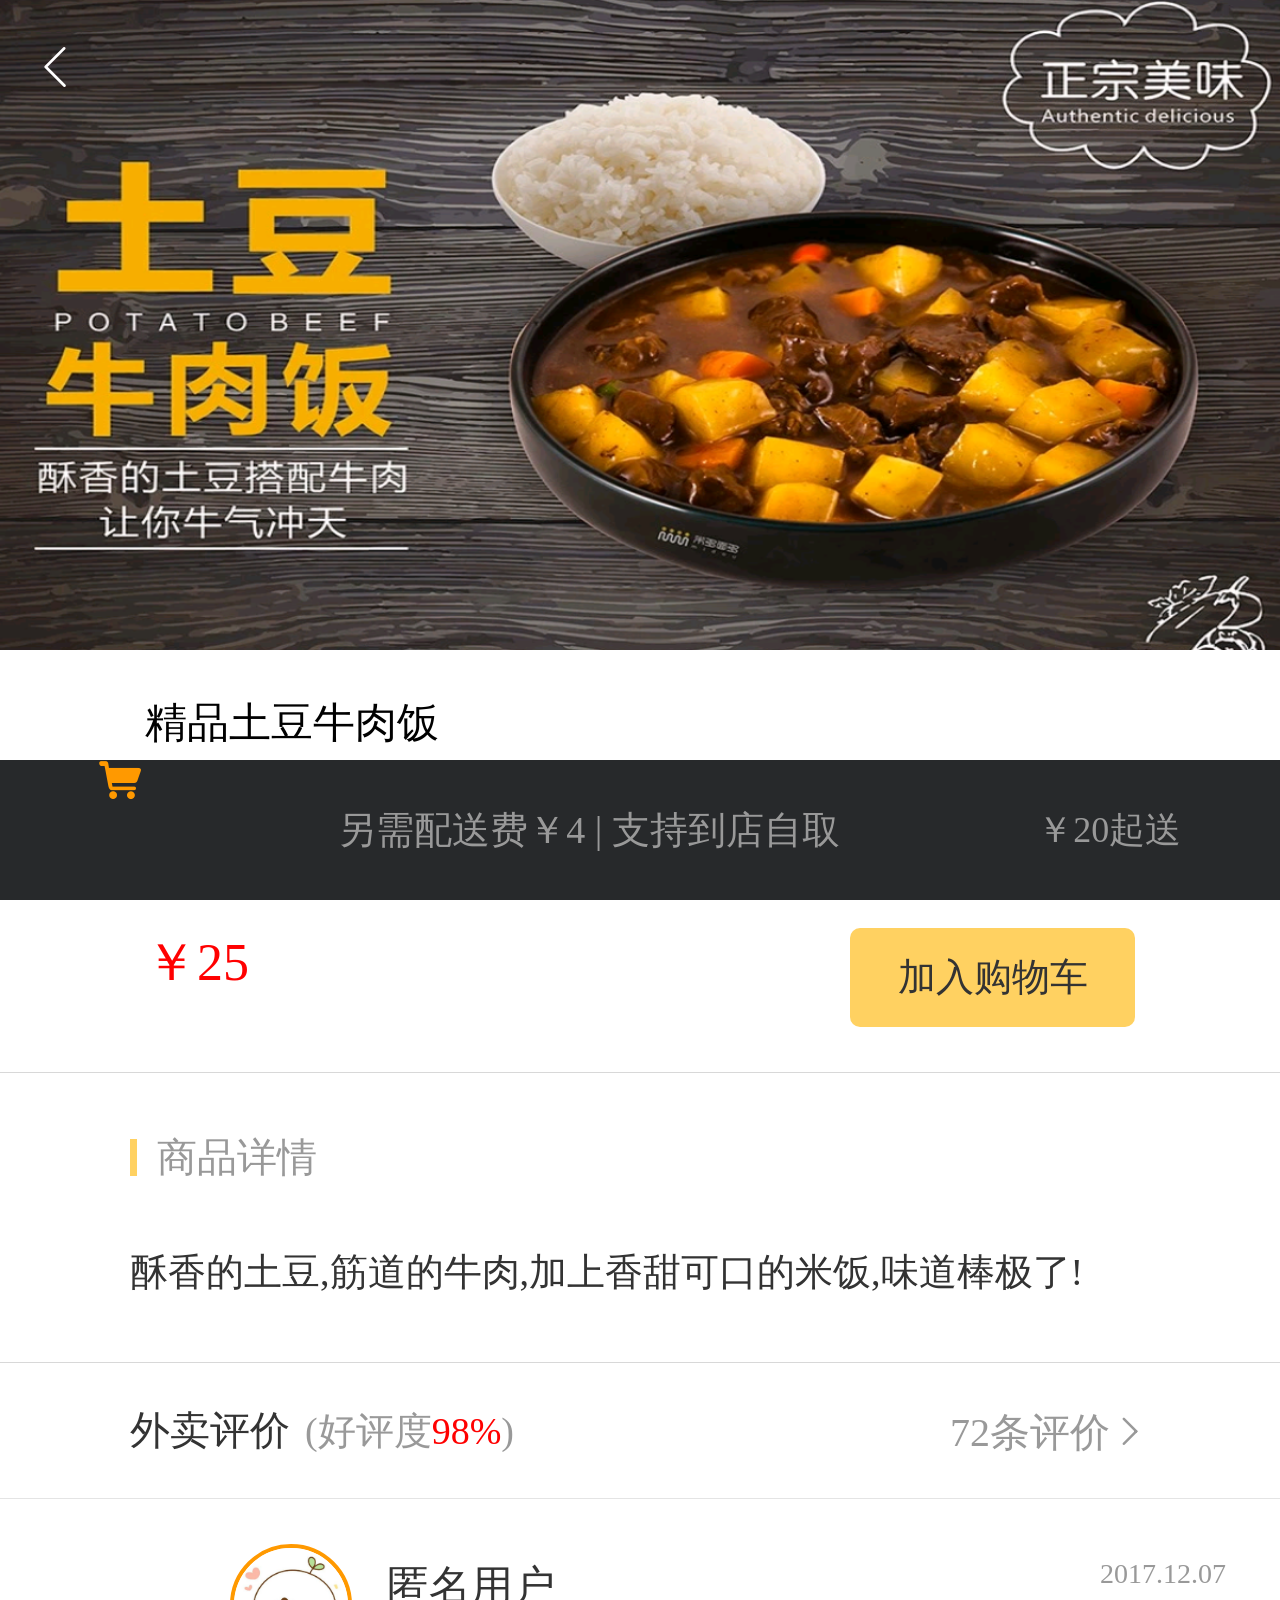
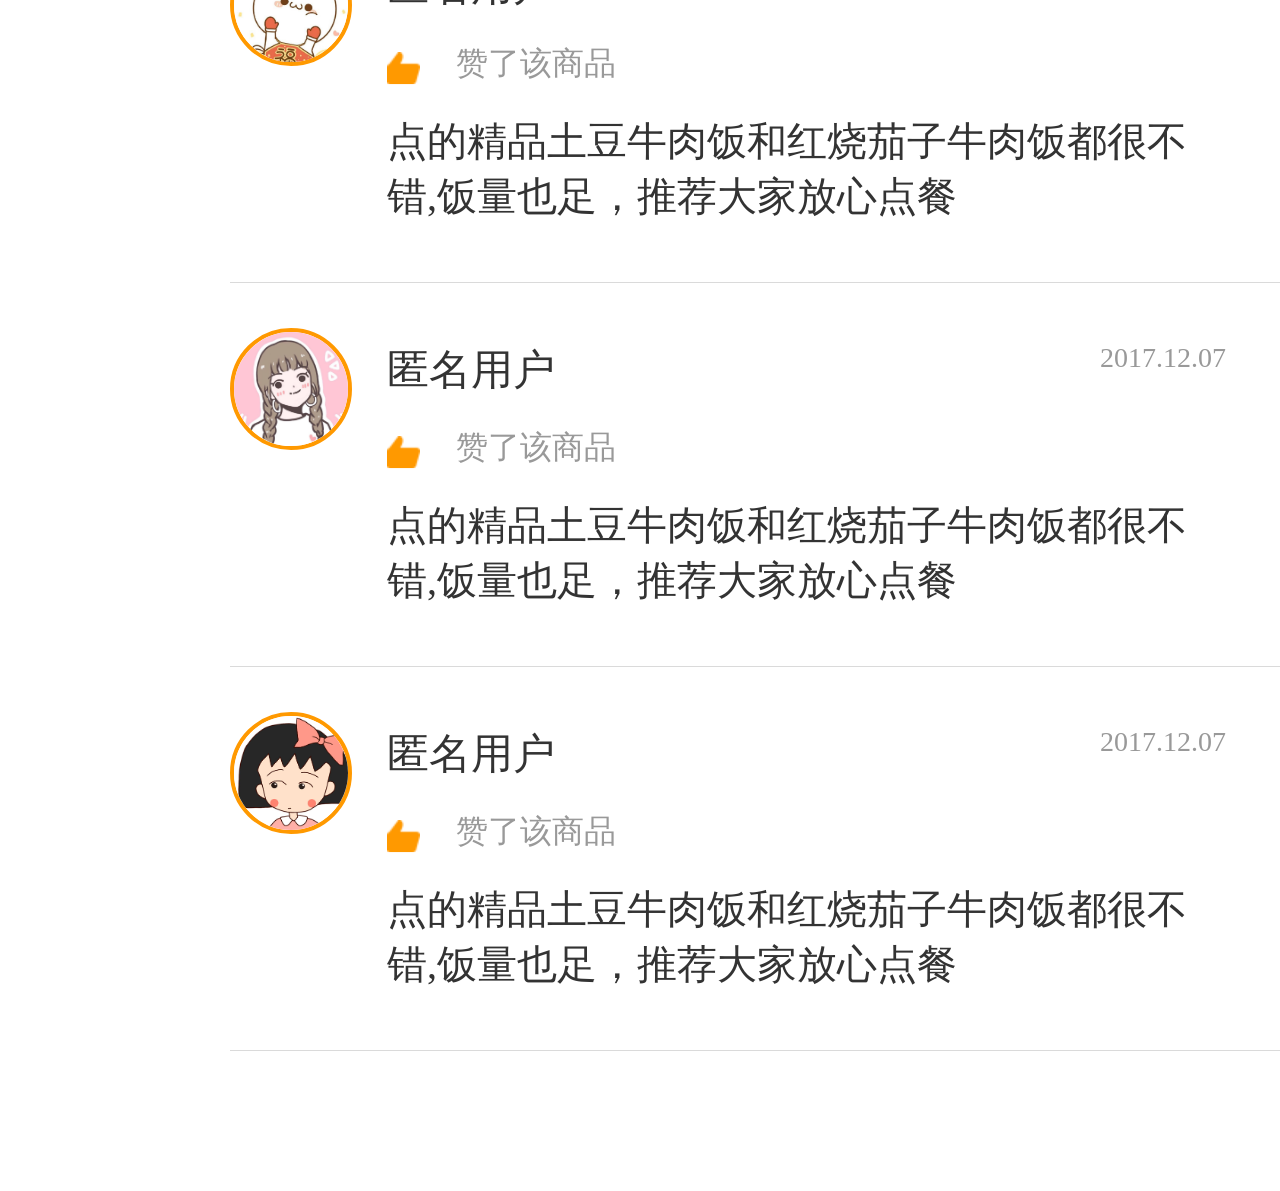
<file: xiangqing.html>
<!DOCTYPE html>
<html lang="en">
<head>
    <meta charset="UTF-8">
    <title>商品详情</title>
    <meta name="viewport" content="width=device-width">
    <link rel="stylesheet" href="css/xiangqing.css">
    <link rel="stylesheet" href="font/iconfont.css">
    <script src="js/rem.js"></script>
    <link rel="icon" href="img/logo(1).ico">
</head>
<body>
    <!--头部开始-->
    <header>
        <div class="head-box">
            <img src="img/xq1.png" alt="">
        </div>
        <a href="liebiao.html">
            <i class="iconfont">&#xe625;</i>
        </a>
    </header>
    <div class="xq-title">
        <div class="xq-title-box">
            <h2>精品土豆牛肉饭</h2>
            <div>力荐</div>
            <span>月售1825</span>
            <p>
                <span>￥25</span>
                <em>加入购物车</em>
            </p>
        </div>
    </div>
    <div class="xq-zi-box">
        <h2>
            <div></div>
            <span>商品详情</span>
        </h2>
        <p>酥香的土豆,筋道的牛肉,加上香甜可口的米饭,味道棒极了!</p>
    </div>
    <!--评价开始-->
    <div class="pj-box">
        <div class="pj-box-tit">
            <p>外卖评价<em>(好评度<i>98%</i>)</em></p>
            <span>72条评价<i class="iconfont">&#xe601;</i></span>
        </div>
    </div>
    <!--评价内容-->
    <div class="pj-nr-box">
        <ul>
            <li>
                <div class="pj-li-box">
                    <div class="pj-li-tu">
                        <img src="img/tx1.jpg" alt="">
                    </div>
                    <p>
                        <span>匿名用户 <em>2017.12.07</em></span>
                        <span>
                            <i></i>
                            <em>赞了该商品</em>
                        </span>
                        <span>点的精品土豆牛肉饭和红烧茄子牛肉饭都很不错,饭量也足，推荐大家放心点餐</span>
                    </p>
                </div>
            </li>
            <li>
                <div class="pj-li-box">
                    <div class="pj-li-tu">
                        <img src="img/tx2.jpg" alt="">
                    </div>
                    <p>
                        <span>匿名用户 <em>2017.12.07</em></span>
                        <span>
                            <i></i>
                            <em>赞了该商品</em>
                        </span>
                        <span>点的精品土豆牛肉饭和红烧茄子牛肉饭都很不错,饭量也足，推荐大家放心点餐</span>
                    </p>
                </div>
            </li>
            <li>
                <div class="pj-li-box">
                    <div class="pj-li-tu">
                        <img src="img/tx.gif" alt="">
                    </div>
                    <p>
                        <span>匿名用户 <em>2017.12.07</em></span>
                        <span>
                            <i></i>
                            <em>赞了该商品</em>
                        </span>
                        <span>点的精品土豆牛肉饭和红烧茄子牛肉饭都很不错,饭量也足，推荐大家放心点餐</span>
                    </p>
                </div>
            </li>
        </ul>
    </div>
    <!--底部开始-->
    <footer>
        <i class="iconfont icon-gouwuche"></i>
        <span>另需配送费￥4 | 支持到店自取</span>
        <span>￥20起送</span>
    </footer>
</body>
</html>
</file>
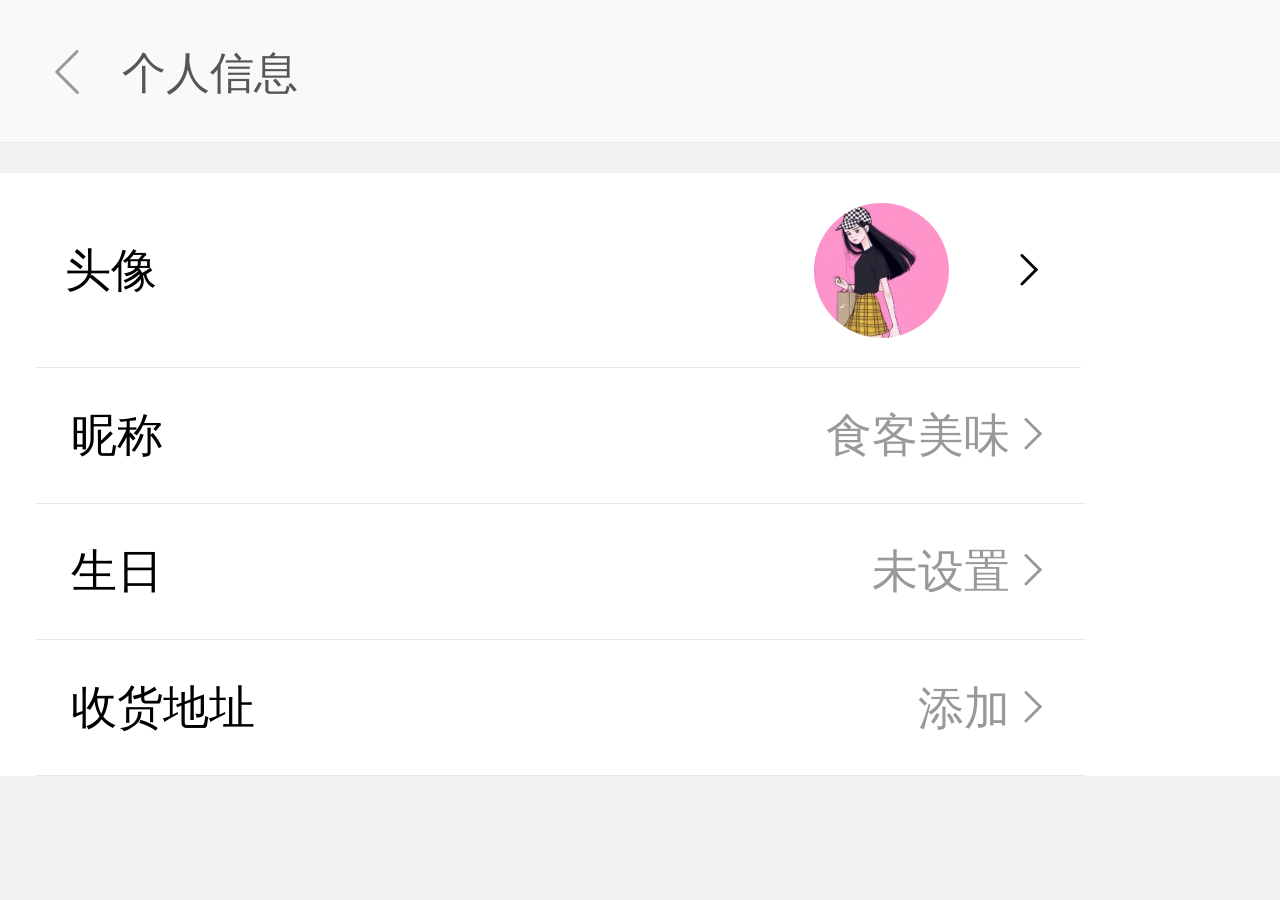
<file: xinxi.html>
<!DOCTYPE html>
<html lang="en">
<head>
    <meta charset="UTF-8">
    <title>个人信息</title>
    <meta name="viewport" content="width=device-width">
    <link rel="stylesheet" href="css/xinxi.css">
    <link rel="stylesheet" href="font/iconfont.css">
    <script src="js/rem.js"></script>
    <link rel="icon" href="img/logo(1).ico">
</head>
<body>
    <!--头部开始-->
    <header>
        <h2><a href="wode.html"><i class="iconfont">&#xe625;</i></a> &nbsp;&nbsp;个人信息</h2>
    </header>
    <!--头部结束-->
    <!--内容开始-->
    <section>
        <ul>
            <li class="sec-one">
                <span>头像</span>
                <div></div>
                <span><i class="iconfont">&#xe601;</i></span>
            </li>
            <li class="sec-two">
                <span>昵称</span>
                <span>食客美味<i class="iconfont">&#xe601;</i></span>
            </li>
            <li class="sec-two">
                <span>生日</span>
                <span>未设置<i class="iconfont">&#xe601;</i></span>
            </li>
            <li class="sec-two">
                <span>收货地址</span>
                <span class="sec-thr">添加<i class="iconfont">&#xe601;</i></span>
            </li>
        </ul>
    </section>
</body>
</html>
</file>
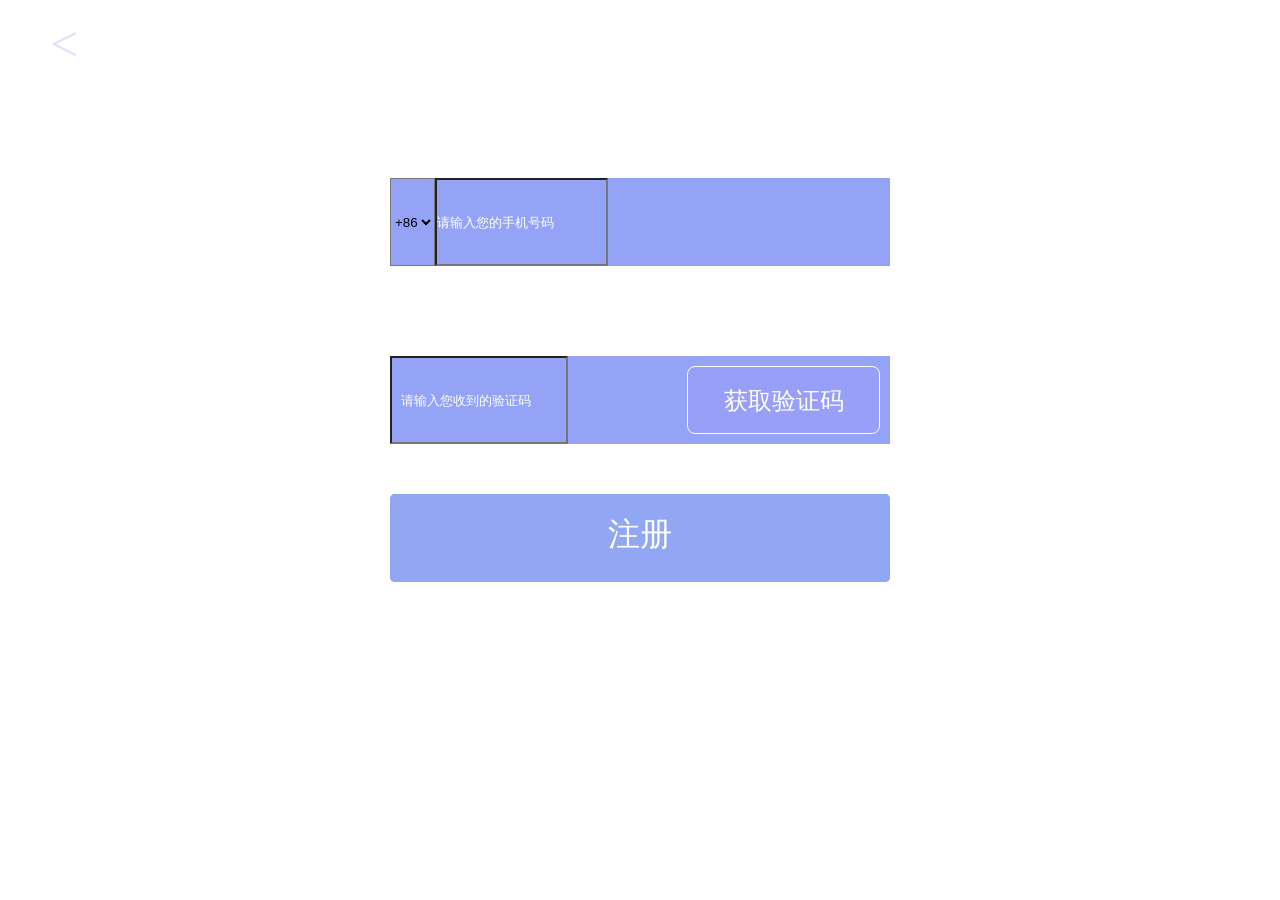
<file: zhuce.html>
<!DOCTYPE html>
<html lang="en">
<head>
    <meta charset="UTF-8">
    <title>注册</title>
    <link rel="stylesheet" href="css/base.css">
    <link rel="stylesheet" href="css/zhuce.css">
    <script src="js/rem.js"></script>
    <meta name="viewport" content="width=device-width">
    <link rel="stylesheet" href="font/font_481300_jbdl8nqivhd7vi/iconfont.css">
</head>
<body>
<main>
    <div class="login-box">
        <a href=""><</a>
        <div>
            <span>注册</span>
        </div>
    </div>
    <div class="sjh">
        <form action="" method="get">
            <select name="" class="aaa">
                <option value="中国">+86</option>
            </select>
            <input type="text"  class="bbb" name="phone"  placeholder="请输入您的手机号码"/>
        </form>
    </div>
    <div class="sjh" id="sjh2">
        <form action="" method="get">
            <input type="text"  class="bbb" placeholder="&nbsp;请输入您收到的验证码" style="padding-left:0.05rem">
        </form>
        <div class="yzm">
            <a href="">获取验证码</a>
        </div>
    </div>
    <div class="denglu">
        <a href="">注册</a>
    </div>
</main>
</body>
</html>
</file>
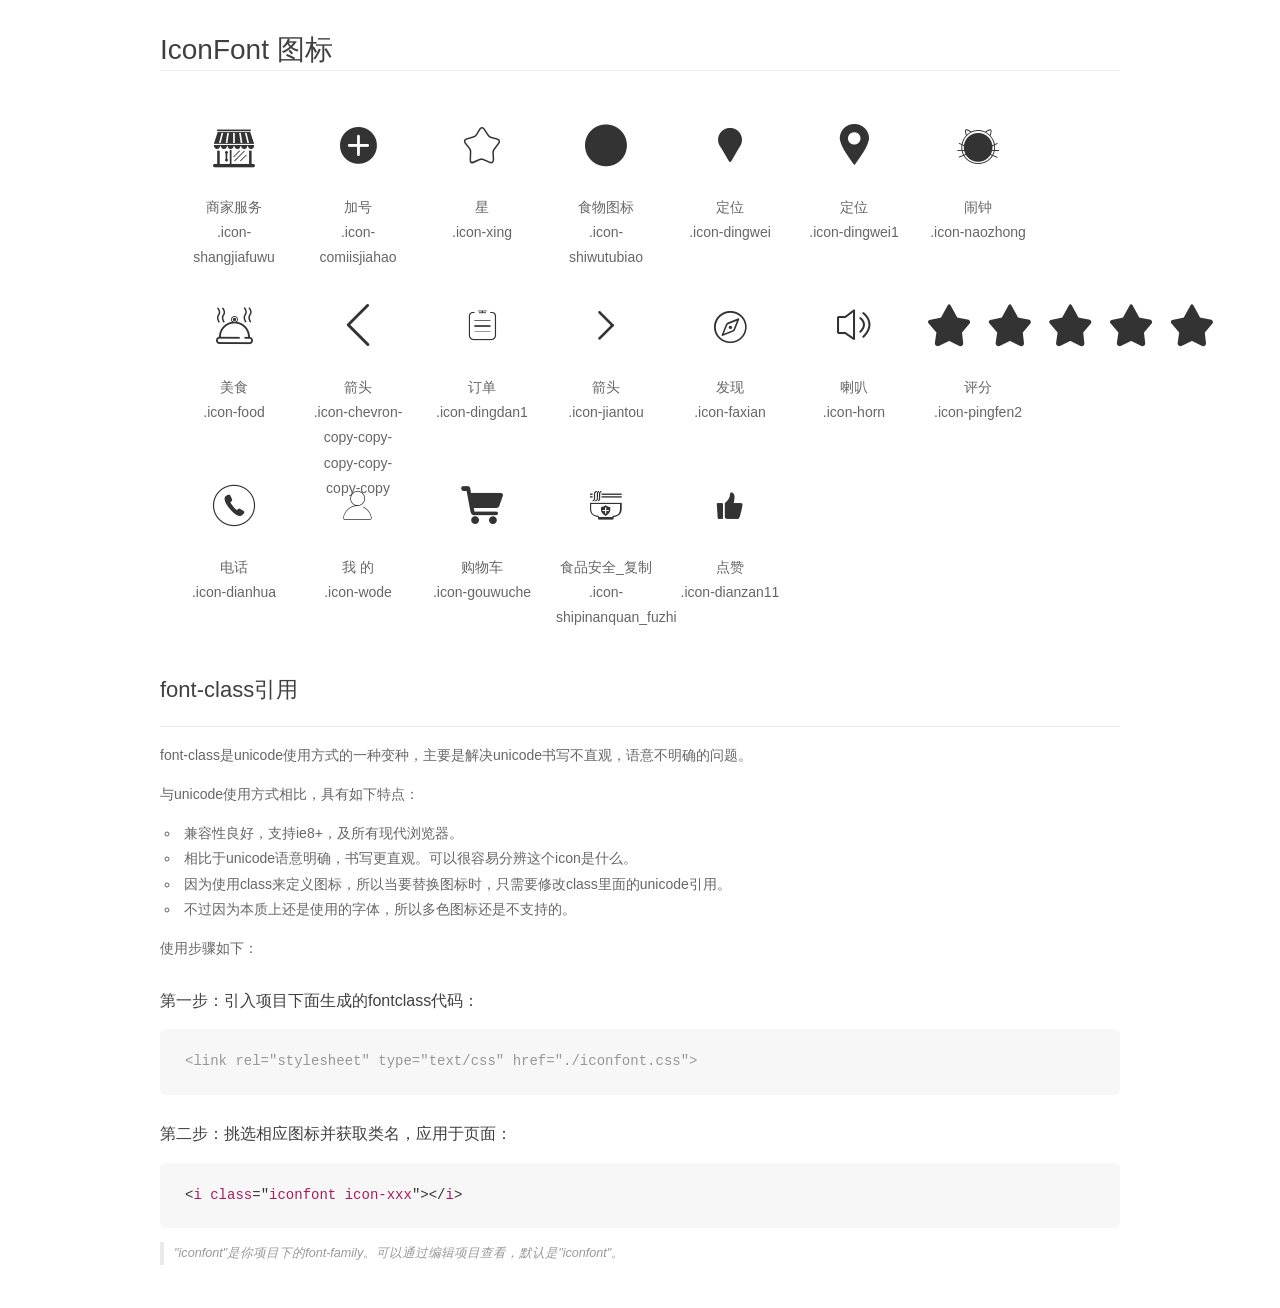
<file: font/demo_fontclass.html>
<!DOCTYPE html>
<html>
<head>
    <meta charset="utf-8"/>
    <title>IconFont</title>
    <link rel="stylesheet" href="demo.css">
    <link rel="stylesheet" href="iconfont.css">
</head>
<body>
    <div class="main markdown">
        <h1>IconFont 图标</h1>
        <ul class="icon_lists clear">
            
                <li>
                <i class="icon iconfont icon-shangjiafuwu"></i>
                    <div class="name">商家服务</div>
                    <div class="fontclass">.icon-shangjiafuwu</div>
                </li>
            
                <li>
                <i class="icon iconfont icon-comiisjiahao"></i>
                    <div class="name">加号</div>
                    <div class="fontclass">.icon-comiisjiahao</div>
                </li>
            
                <li>
                <i class="icon iconfont icon-xing"></i>
                    <div class="name">星</div>
                    <div class="fontclass">.icon-xing</div>
                </li>
            
                <li>
                <i class="icon iconfont icon-shiwutubiao"></i>
                    <div class="name">食物图标</div>
                    <div class="fontclass">.icon-shiwutubiao</div>
                </li>
            
                <li>
                <i class="icon iconfont icon-dingwei"></i>
                    <div class="name">定位</div>
                    <div class="fontclass">.icon-dingwei</div>
                </li>
            
                <li>
                <i class="icon iconfont icon-dingwei1"></i>
                    <div class="name">定位</div>
                    <div class="fontclass">.icon-dingwei1</div>
                </li>
            
                <li>
                <i class="icon iconfont icon-naozhong"></i>
                    <div class="name">闹钟</div>
                    <div class="fontclass">.icon-naozhong</div>
                </li>
            
                <li>
                <i class="icon iconfont icon-food"></i>
                    <div class="name">美食</div>
                    <div class="fontclass">.icon-food</div>
                </li>
            
                <li>
                <i class="icon iconfont icon-chevron-copy-copy-copy-copy-copy-copy"></i>
                    <div class="name">箭头</div>
                    <div class="fontclass">.icon-chevron-copy-copy-copy-copy-copy-copy</div>
                </li>
            
                <li>
                <i class="icon iconfont icon-dingdan1"></i>
                    <div class="name">订单</div>
                    <div class="fontclass">.icon-dingdan1</div>
                </li>
            
                <li>
                <i class="icon iconfont icon-jiantou"></i>
                    <div class="name">箭头</div>
                    <div class="fontclass">.icon-jiantou</div>
                </li>
            
                <li>
                <i class="icon iconfont icon-faxian"></i>
                    <div class="name">发现</div>
                    <div class="fontclass">.icon-faxian</div>
                </li>
            
                <li>
                <i class="icon iconfont icon-horn"></i>
                    <div class="name">喇叭</div>
                    <div class="fontclass">.icon-horn</div>
                </li>
            
                <li>
                <i class="icon iconfont icon-pingfen2"></i>
                    <div class="name">评分</div>
                    <div class="fontclass">.icon-pingfen2</div>
                </li>
            
                <li>
                <i class="icon iconfont icon-dianhua"></i>
                    <div class="name">电话</div>
                    <div class="fontclass">.icon-dianhua</div>
                </li>
            
                <li>
                <i class="icon iconfont icon-wode"></i>
                    <div class="name">我 的</div>
                    <div class="fontclass">.icon-wode</div>
                </li>
            
                <li>
                <i class="icon iconfont icon-gouwuche"></i>
                    <div class="name">购物车</div>
                    <div class="fontclass">.icon-gouwuche</div>
                </li>
            
                <li>
                <i class="icon iconfont icon-shipinanquan_fuzhi"></i>
                    <div class="name">食品安全_复制</div>
                    <div class="fontclass">.icon-shipinanquan_fuzhi</div>
                </li>
            
                <li>
                <i class="icon iconfont icon-dianzan11"></i>
                    <div class="name">点赞</div>
                    <div class="fontclass">.icon-dianzan11</div>
                </li>
            
        </ul>

        <h2 id="font-class-">font-class引用</h2>
        <hr>

        <p>font-class是unicode使用方式的一种变种，主要是解决unicode书写不直观，语意不明确的问题。</p>
        <p>与unicode使用方式相比，具有如下特点：</p>
        <ul>
        <li>兼容性良好，支持ie8+，及所有现代浏览器。</li>
        <li>相比于unicode语意明确，书写更直观。可以很容易分辨这个icon是什么。</li>
        <li>因为使用class来定义图标，所以当要替换图标时，只需要修改class里面的unicode引用。</li>
        <li>不过因为本质上还是使用的字体，所以多色图标还是不支持的。</li>
        </ul>
        <p>使用步骤如下：</p>
        <h3 id="-fontclass-">第一步：引入项目下面生成的fontclass代码：</h3>


        <pre><code class="lang-js hljs javascript"><span class="hljs-comment">&lt;link rel="stylesheet" type="text/css" href="./iconfont.css"&gt;</span></code></pre>
        <h3 id="-">第二步：挑选相应图标并获取类名，应用于页面：</h3>
        <pre><code class="lang-css hljs">&lt;<span class="hljs-selector-tag">i</span> <span class="hljs-selector-tag">class</span>="<span class="hljs-selector-tag">iconfont</span> <span class="hljs-selector-tag">icon-xxx</span>"&gt;&lt;/<span class="hljs-selector-tag">i</span>&gt;</code></pre>
        <blockquote>
        <p>"iconfont"是你项目下的font-family。可以通过编辑项目查看，默认是"iconfont"。</p>
        </blockquote>
    </div>
</body>
</html>
</file>
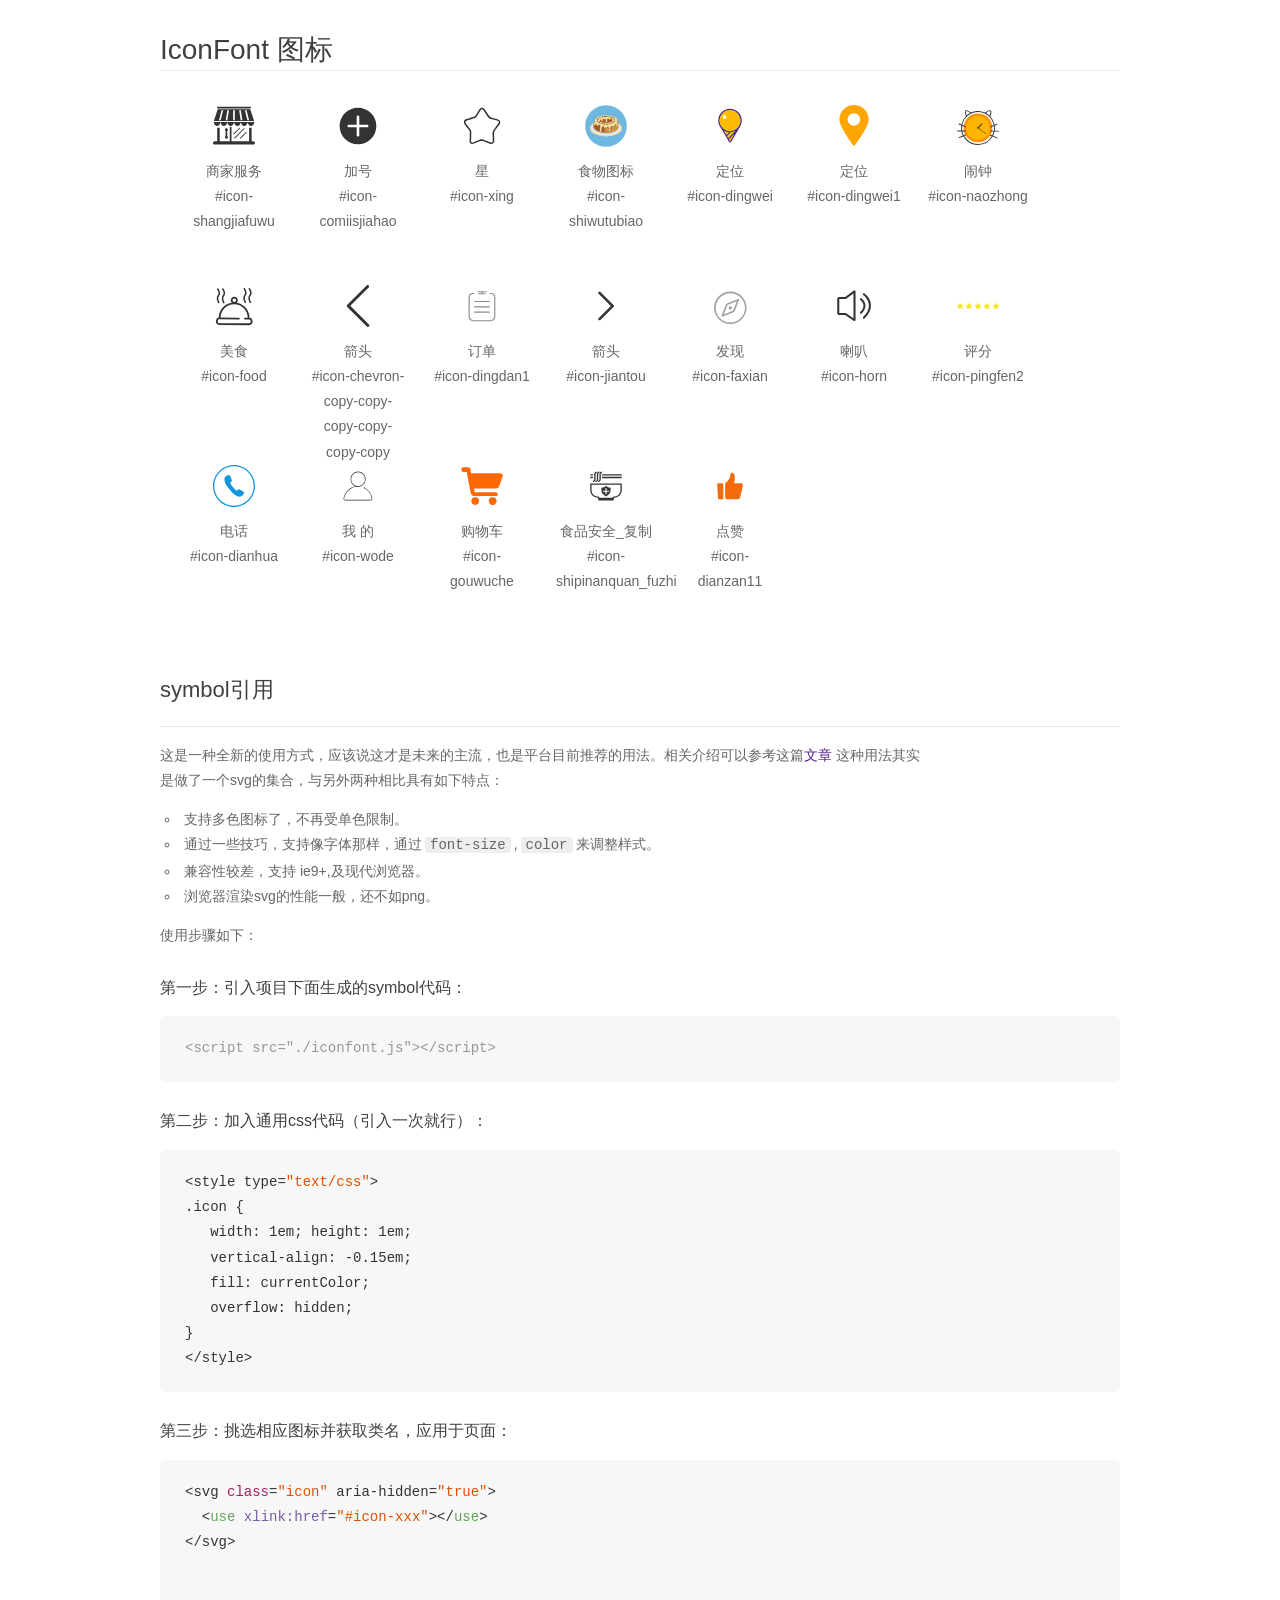
<file: font/demo_symbol.html>
<!DOCTYPE html>
<html>
<head>
    <meta charset="utf-8"/>
    <title>IconFont</title>
    <link rel="stylesheet" href="demo.css">
    <script src="iconfont.js"></script>

    <style type="text/css">
        .icon {
          /* 通过设置 font-size 来改变图标大小 */
          width: 1em; height: 1em;
          /* 图标和文字相邻时，垂直对齐 */
          vertical-align: -0.15em;
          /* 通过设置 color 来改变 SVG 的颜色/fill */
          fill: currentColor;
          /* path 和 stroke 溢出 viewBox 部分在 IE 下会显示
             normalize.css 中也包含这行 */
          overflow: hidden;
        }

    </style>
</head>
<body>
    <div class="main markdown">
        <h1>IconFont 图标</h1>
        <ul class="icon_lists clear">
            
                <li>
                    <svg class="icon" aria-hidden="true">
                        <use xlink:href="#icon-shangjiafuwu"></use>
                    </svg>
                    <div class="name">商家服务</div>
                    <div class="fontclass">#icon-shangjiafuwu</div>
                </li>
            
                <li>
                    <svg class="icon" aria-hidden="true">
                        <use xlink:href="#icon-comiisjiahao"></use>
                    </svg>
                    <div class="name">加号</div>
                    <div class="fontclass">#icon-comiisjiahao</div>
                </li>
            
                <li>
                    <svg class="icon" aria-hidden="true">
                        <use xlink:href="#icon-xing"></use>
                    </svg>
                    <div class="name">星</div>
                    <div class="fontclass">#icon-xing</div>
                </li>
            
                <li>
                    <svg class="icon" aria-hidden="true">
                        <use xlink:href="#icon-shiwutubiao"></use>
                    </svg>
                    <div class="name">食物图标</div>
                    <div class="fontclass">#icon-shiwutubiao</div>
                </li>
            
                <li>
                    <svg class="icon" aria-hidden="true">
                        <use xlink:href="#icon-dingwei"></use>
                    </svg>
                    <div class="name">定位</div>
                    <div class="fontclass">#icon-dingwei</div>
                </li>
            
                <li>
                    <svg class="icon" aria-hidden="true">
                        <use xlink:href="#icon-dingwei1"></use>
                    </svg>
                    <div class="name">定位</div>
                    <div class="fontclass">#icon-dingwei1</div>
                </li>
            
                <li>
                    <svg class="icon" aria-hidden="true">
                        <use xlink:href="#icon-naozhong"></use>
                    </svg>
                    <div class="name">闹钟</div>
                    <div class="fontclass">#icon-naozhong</div>
                </li>
            
                <li>
                    <svg class="icon" aria-hidden="true">
                        <use xlink:href="#icon-food"></use>
                    </svg>
                    <div class="name">美食</div>
                    <div class="fontclass">#icon-food</div>
                </li>
            
                <li>
                    <svg class="icon" aria-hidden="true">
                        <use xlink:href="#icon-chevron-copy-copy-copy-copy-copy-copy"></use>
                    </svg>
                    <div class="name">箭头</div>
                    <div class="fontclass">#icon-chevron-copy-copy-copy-copy-copy-copy</div>
                </li>
            
                <li>
                    <svg class="icon" aria-hidden="true">
                        <use xlink:href="#icon-dingdan1"></use>
                    </svg>
                    <div class="name">订单</div>
                    <div class="fontclass">#icon-dingdan1</div>
                </li>
            
                <li>
                    <svg class="icon" aria-hidden="true">
                        <use xlink:href="#icon-jiantou"></use>
                    </svg>
                    <div class="name">箭头</div>
                    <div class="fontclass">#icon-jiantou</div>
                </li>
            
                <li>
                    <svg class="icon" aria-hidden="true">
                        <use xlink:href="#icon-faxian"></use>
                    </svg>
                    <div class="name">发现</div>
                    <div class="fontclass">#icon-faxian</div>
                </li>
            
                <li>
                    <svg class="icon" aria-hidden="true">
                        <use xlink:href="#icon-horn"></use>
                    </svg>
                    <div class="name">喇叭</div>
                    <div class="fontclass">#icon-horn</div>
                </li>
            
                <li>
                    <svg class="icon" aria-hidden="true">
                        <use xlink:href="#icon-pingfen2"></use>
                    </svg>
                    <div class="name">评分</div>
                    <div class="fontclass">#icon-pingfen2</div>
                </li>
            
                <li>
                    <svg class="icon" aria-hidden="true">
                        <use xlink:href="#icon-dianhua"></use>
                    </svg>
                    <div class="name">电话</div>
                    <div class="fontclass">#icon-dianhua</div>
                </li>
            
                <li>
                    <svg class="icon" aria-hidden="true">
                        <use xlink:href="#icon-wode"></use>
                    </svg>
                    <div class="name">我 的</div>
                    <div class="fontclass">#icon-wode</div>
                </li>
            
                <li>
                    <svg class="icon" aria-hidden="true">
                        <use xlink:href="#icon-gouwuche"></use>
                    </svg>
                    <div class="name">购物车</div>
                    <div class="fontclass">#icon-gouwuche</div>
                </li>
            
                <li>
                    <svg class="icon" aria-hidden="true">
                        <use xlink:href="#icon-shipinanquan_fuzhi"></use>
                    </svg>
                    <div class="name">食品安全_复制</div>
                    <div class="fontclass">#icon-shipinanquan_fuzhi</div>
                </li>
            
                <li>
                    <svg class="icon" aria-hidden="true">
                        <use xlink:href="#icon-dianzan11"></use>
                    </svg>
                    <div class="name">点赞</div>
                    <div class="fontclass">#icon-dianzan11</div>
                </li>
            
        </ul>


        <h2 id="symbol-">symbol引用</h2>
        <hr>

        <p>这是一种全新的使用方式，应该说这才是未来的主流，也是平台目前推荐的用法。相关介绍可以参考这篇<a href="">文章</a>
        这种用法其实是做了一个svg的集合，与另外两种相比具有如下特点：</p>
        <ul>
          <li>支持多色图标了，不再受单色限制。</li>
          <li>通过一些技巧，支持像字体那样，通过<code>font-size</code>,<code>color</code>来调整样式。</li>
          <li>兼容性较差，支持 ie9+,及现代浏览器。</li>
          <li>浏览器渲染svg的性能一般，还不如png。</li>
        </ul>
        <p>使用步骤如下：</p>
        <h3 id="-symbol-">第一步：引入项目下面生成的symbol代码：</h3>
        <pre><code class="lang-js hljs javascript"><span class="hljs-comment">&lt;script src="./iconfont.js"&gt;&lt;/script&gt;</span></code></pre>
        <h3 id="-css-">第二步：加入通用css代码（引入一次就行）：</h3>
        <pre><code class="lang-js hljs javascript">&lt;style type=<span class="hljs-string">"text/css"</span>&gt;
.icon {
   width: <span class="hljs-number">1</span>em; height: <span class="hljs-number">1</span>em;
   vertical-align: <span class="hljs-number">-0.15</span>em;
   fill: currentColor;
   overflow: hidden;
}
&lt;<span class="hljs-regexp">/style&gt;</span></code></pre>
        <h3 id="-">第三步：挑选相应图标并获取类名，应用于页面：</h3>
        <pre><code class="lang-js hljs javascript">&lt;svg <span class="hljs-class"><span class="hljs-keyword">class</span></span>=<span class="hljs-string">"icon"</span> aria-hidden=<span class="hljs-string">"true"</span>&gt;<span class="xml"><span class="hljs-tag">
  &lt;<span class="hljs-name">use</span> <span class="hljs-attr">xlink:href</span>=<span class="hljs-string">"#icon-xxx"</span>&gt;</span><span class="hljs-tag">&lt;/<span class="hljs-name">use</span>&gt;</span>
</span>&lt;<span class="hljs-regexp">/svg&gt;
        </span></code></pre>
    </div>
</body>
</html>
</file>
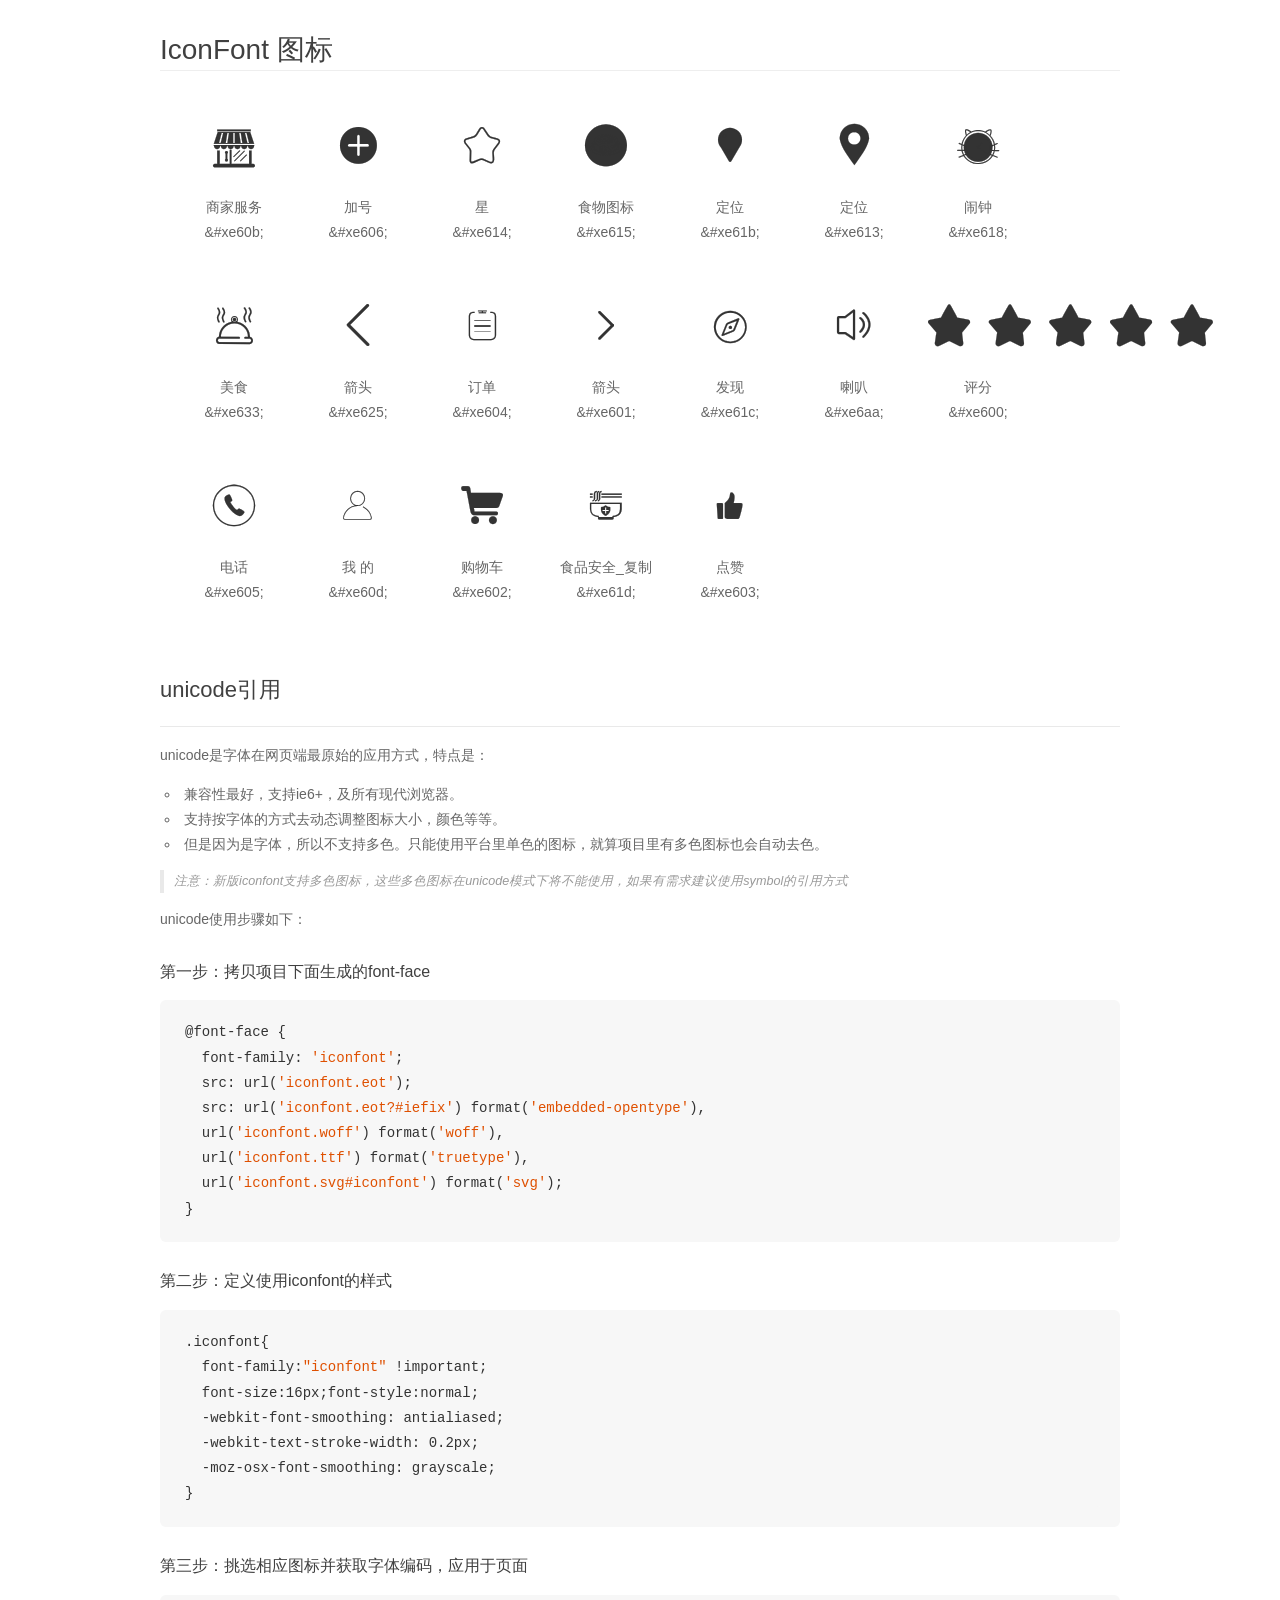
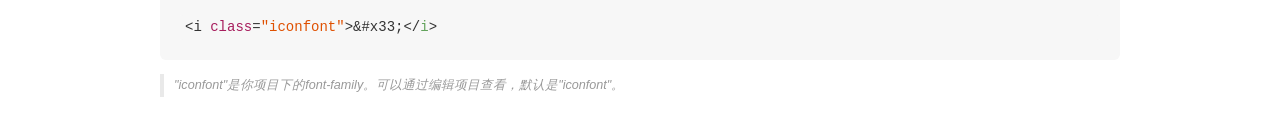
<file: font/demo_unicode.html>
<!DOCTYPE html>
<html>
<head>
    <meta charset="utf-8"/>
    <title>IconFont</title>
    <link rel="stylesheet" href="demo.css">

    <style type="text/css">

        @font-face {font-family: "iconfont";
          src: url('iconfont.eot'); /* IE9*/
          src: url('iconfont.eot#iefix') format('embedded-opentype'), /* IE6-IE8 */
          url('iconfont.woff') format('woff'), /* chrome, firefox */
          url('iconfont.ttf') format('truetype'), /* chrome, firefox, opera, Safari, Android, iOS 4.2+*/
          url('iconfont.svg#iconfont') format('svg'); /* iOS 4.1- */
        }

        .iconfont {
          font-family:"iconfont" !important;
          font-size:16px;
          font-style:normal;
          -webkit-font-smoothing: antialiased;
          -webkit-text-stroke-width: 0.2px;
          -moz-osx-font-smoothing: grayscale;
        }

    </style>
</head>
<body>
    <div class="main markdown">
        <h1>IconFont 图标</h1>
        <ul class="icon_lists clear">
            
                <li>
                <i class="icon iconfont">&#xe60b;</i>
                    <div class="name">商家服务</div>
                    <div class="code">&amp;#xe60b;</div>
                </li>
            
                <li>
                <i class="icon iconfont">&#xe606;</i>
                    <div class="name">加号</div>
                    <div class="code">&amp;#xe606;</div>
                </li>
            
                <li>
                <i class="icon iconfont">&#xe614;</i>
                    <div class="name">星</div>
                    <div class="code">&amp;#xe614;</div>
                </li>
            
                <li>
                <i class="icon iconfont">&#xe615;</i>
                    <div class="name">食物图标</div>
                    <div class="code">&amp;#xe615;</div>
                </li>
            
                <li>
                <i class="icon iconfont">&#xe61b;</i>
                    <div class="name">定位</div>
                    <div class="code">&amp;#xe61b;</div>
                </li>
            
                <li>
                <i class="icon iconfont">&#xe613;</i>
                    <div class="name">定位</div>
                    <div class="code">&amp;#xe613;</div>
                </li>
            
                <li>
                <i class="icon iconfont">&#xe618;</i>
                    <div class="name">闹钟</div>
                    <div class="code">&amp;#xe618;</div>
                </li>
            
                <li>
                <i class="icon iconfont">&#xe633;</i>
                    <div class="name">美食</div>
                    <div class="code">&amp;#xe633;</div>
                </li>
            
                <li>
                <i class="icon iconfont">&#xe625;</i>
                    <div class="name">箭头</div>
                    <div class="code">&amp;#xe625;</div>
                </li>
            
                <li>
                <i class="icon iconfont">&#xe604;</i>
                    <div class="name">订单</div>
                    <div class="code">&amp;#xe604;</div>
                </li>
            
                <li>
                <i class="icon iconfont">&#xe601;</i>
                    <div class="name">箭头</div>
                    <div class="code">&amp;#xe601;</div>
                </li>
            
                <li>
                <i class="icon iconfont">&#xe61c;</i>
                    <div class="name">发现</div>
                    <div class="code">&amp;#xe61c;</div>
                </li>
            
                <li>
                <i class="icon iconfont">&#xe6aa;</i>
                    <div class="name">喇叭</div>
                    <div class="code">&amp;#xe6aa;</div>
                </li>
            
                <li>
                <i class="icon iconfont">&#xe600;</i>
                    <div class="name">评分</div>
                    <div class="code">&amp;#xe600;</div>
                </li>
            
                <li>
                <i class="icon iconfont">&#xe605;</i>
                    <div class="name">电话</div>
                    <div class="code">&amp;#xe605;</div>
                </li>
            
                <li>
                <i class="icon iconfont">&#xe60d;</i>
                    <div class="name">我 的</div>
                    <div class="code">&amp;#xe60d;</div>
                </li>
            
                <li>
                <i class="icon iconfont">&#xe602;</i>
                    <div class="name">购物车</div>
                    <div class="code">&amp;#xe602;</div>
                </li>
            
                <li>
                <i class="icon iconfont">&#xe61d;</i>
                    <div class="name">食品安全_复制</div>
                    <div class="code">&amp;#xe61d;</div>
                </li>
            
                <li>
                <i class="icon iconfont">&#xe603;</i>
                    <div class="name">点赞</div>
                    <div class="code">&amp;#xe603;</div>
                </li>
            
        </ul>
        <h2 id="unicode-">unicode引用</h2>
        <hr>

        <p>unicode是字体在网页端最原始的应用方式，特点是：</p>
        <ul>
        <li>兼容性最好，支持ie6+，及所有现代浏览器。</li>
        <li>支持按字体的方式去动态调整图标大小，颜色等等。</li>
        <li>但是因为是字体，所以不支持多色。只能使用平台里单色的图标，就算项目里有多色图标也会自动去色。</li>
        </ul>
        <blockquote>
        <p>注意：新版iconfont支持多色图标，这些多色图标在unicode模式下将不能使用，如果有需求建议使用symbol的引用方式</p>
        </blockquote>
        <p>unicode使用步骤如下：</p>
        <h3 id="-font-face">第一步：拷贝项目下面生成的font-face</h3>
        <pre><code class="lang-js hljs javascript">@font-face {
  font-family: <span class="hljs-string">'iconfont'</span>;
  src: url(<span class="hljs-string">'iconfont.eot'</span>);
  src: url(<span class="hljs-string">'iconfont.eot?#iefix'</span>) format(<span class="hljs-string">'embedded-opentype'</span>),
  url(<span class="hljs-string">'iconfont.woff'</span>) format(<span class="hljs-string">'woff'</span>),
  url(<span class="hljs-string">'iconfont.ttf'</span>) format(<span class="hljs-string">'truetype'</span>),
  url(<span class="hljs-string">'iconfont.svg#iconfont'</span>) format(<span class="hljs-string">'svg'</span>);
}
</code></pre>
        <h3 id="-iconfont-">第二步：定义使用iconfont的样式</h3>
        <pre><code class="lang-js hljs javascript">.iconfont{
  font-family:<span class="hljs-string">"iconfont"</span> !important;
  font-size:<span class="hljs-number">16</span>px;font-style:normal;
  -webkit-font-smoothing: antialiased;
  -webkit-text-stroke-width: <span class="hljs-number">0.2</span>px;
  -moz-osx-font-smoothing: grayscale;
}
</code></pre>
        <h3 id="-">第三步：挑选相应图标并获取字体编码，应用于页面</h3>
        <pre><code class="lang-js hljs javascript">&lt;i <span class="hljs-class"><span class="hljs-keyword">class</span></span>=<span class="hljs-string">"iconfont"</span>&gt;&amp;#x33;<span class="xml"><span class="hljs-tag">&lt;/<span class="hljs-name">i</span>&gt;</span></span></code></pre>

        <blockquote>
        <p>"iconfont"是你项目下的font-family。可以通过编辑项目查看，默认是"iconfont"。</p>
        </blockquote>
    </div>


</body>
</html>
</file>
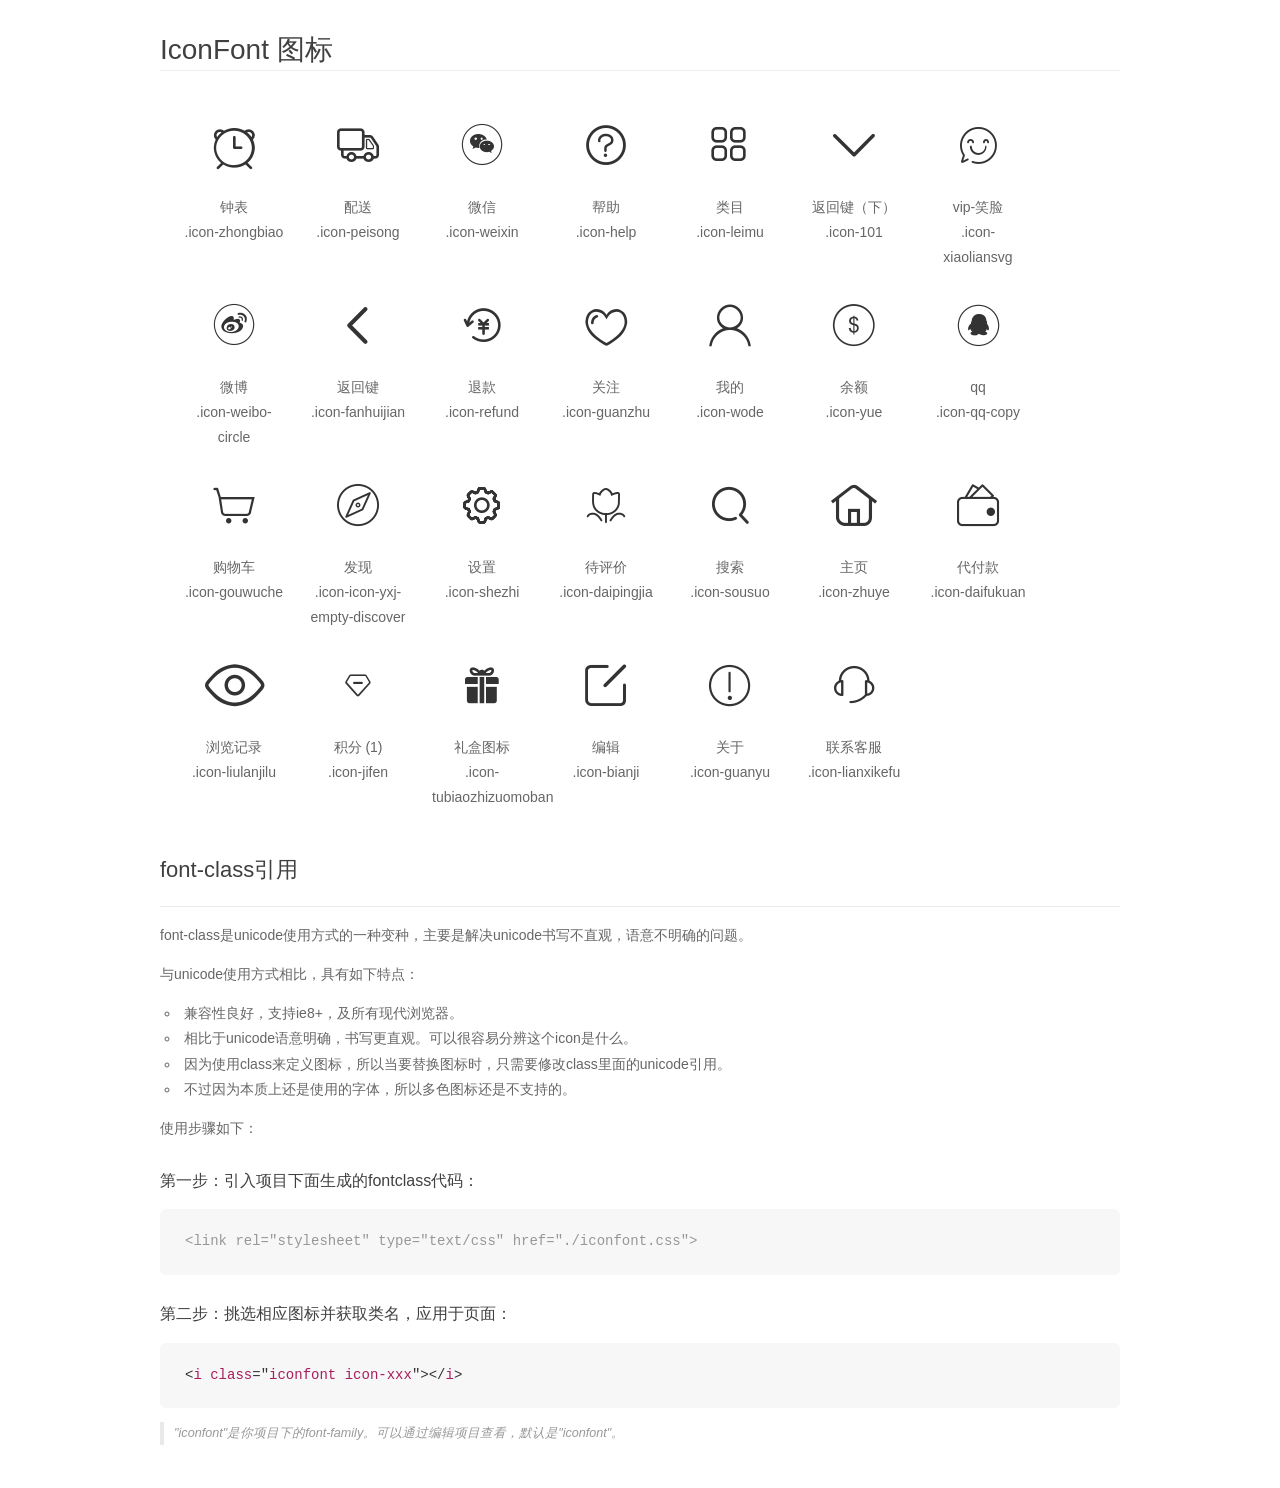
<file: font/font_481300_jbdl8nqivhd7vi/demo_fontclass.html>
<!DOCTYPE html>
<html>
<head>
    <meta charset="utf-8"/>
    <title>IconFont</title>
    <link rel="stylesheet" href="demo.css">
    <link rel="stylesheet" href="iconfont.css">
</head>
<body>
    <div class="main markdown">
        <h1>IconFont 图标</h1>
        <ul class="icon_lists clear">
            
                <li>
                <i class="icon iconfont icon-zhongbiao"></i>
                    <div class="name">钟表</div>
                    <div class="fontclass">.icon-zhongbiao</div>
                </li>
            
                <li>
                <i class="icon iconfont icon-peisong"></i>
                    <div class="name">配送</div>
                    <div class="fontclass">.icon-peisong</div>
                </li>
            
                <li>
                <i class="icon iconfont icon-weixin"></i>
                    <div class="name">微信</div>
                    <div class="fontclass">.icon-weixin</div>
                </li>
            
                <li>
                <i class="icon iconfont icon-help"></i>
                    <div class="name">帮助</div>
                    <div class="fontclass">.icon-help</div>
                </li>
            
                <li>
                <i class="icon iconfont icon-leimu"></i>
                    <div class="name">类目</div>
                    <div class="fontclass">.icon-leimu</div>
                </li>
            
                <li>
                <i class="icon iconfont icon-101"></i>
                    <div class="name">返回键（下）</div>
                    <div class="fontclass">.icon-101</div>
                </li>
            
                <li>
                <i class="icon iconfont icon-xiaoliansvg"></i>
                    <div class="name">vip-笑脸</div>
                    <div class="fontclass">.icon-xiaoliansvg</div>
                </li>
            
                <li>
                <i class="icon iconfont icon-weibo-circle"></i>
                    <div class="name">微博</div>
                    <div class="fontclass">.icon-weibo-circle</div>
                </li>
            
                <li>
                <i class="icon iconfont icon-fanhuijian"></i>
                    <div class="name">返回键</div>
                    <div class="fontclass">.icon-fanhuijian</div>
                </li>
            
                <li>
                <i class="icon iconfont icon-refund"></i>
                    <div class="name">退款</div>
                    <div class="fontclass">.icon-refund</div>
                </li>
            
                <li>
                <i class="icon iconfont icon-guanzhu"></i>
                    <div class="name">关注</div>
                    <div class="fontclass">.icon-guanzhu</div>
                </li>
            
                <li>
                <i class="icon iconfont icon-wode"></i>
                    <div class="name">我的</div>
                    <div class="fontclass">.icon-wode</div>
                </li>
            
                <li>
                <i class="icon iconfont icon-yue"></i>
                    <div class="name">余额</div>
                    <div class="fontclass">.icon-yue</div>
                </li>
            
                <li>
                <i class="icon iconfont icon-qq-copy"></i>
                    <div class="name">qq</div>
                    <div class="fontclass">.icon-qq-copy</div>
                </li>
            
                <li>
                <i class="icon iconfont icon-gouwuche"></i>
                    <div class="name">购物车</div>
                    <div class="fontclass">.icon-gouwuche</div>
                </li>
            
                <li>
                <i class="icon iconfont icon-icon-yxj-empty-discover"></i>
                    <div class="name">发现</div>
                    <div class="fontclass">.icon-icon-yxj-empty-discover</div>
                </li>
            
                <li>
                <i class="icon iconfont icon-shezhi"></i>
                    <div class="name">设置</div>
                    <div class="fontclass">.icon-shezhi</div>
                </li>
            
                <li>
                <i class="icon iconfont icon-daipingjia"></i>
                    <div class="name">待评价</div>
                    <div class="fontclass">.icon-daipingjia</div>
                </li>
            
                <li>
                <i class="icon iconfont icon-sousuo"></i>
                    <div class="name">搜索</div>
                    <div class="fontclass">.icon-sousuo</div>
                </li>
            
                <li>
                <i class="icon iconfont icon-zhuye"></i>
                    <div class="name">主页</div>
                    <div class="fontclass">.icon-zhuye</div>
                </li>
            
                <li>
                <i class="icon iconfont icon-daifukuan"></i>
                    <div class="name">代付款</div>
                    <div class="fontclass">.icon-daifukuan</div>
                </li>
            
                <li>
                <i class="icon iconfont icon-liulanjilu"></i>
                    <div class="name">浏览记录</div>
                    <div class="fontclass">.icon-liulanjilu</div>
                </li>
            
                <li>
                <i class="icon iconfont icon-jifen"></i>
                    <div class="name">积分 (1)</div>
                    <div class="fontclass">.icon-jifen</div>
                </li>
            
                <li>
                <i class="icon iconfont icon-tubiaozhizuomoban"></i>
                    <div class="name">礼盒图标</div>
                    <div class="fontclass">.icon-tubiaozhizuomoban</div>
                </li>
            
                <li>
                <i class="icon iconfont icon-bianji"></i>
                    <div class="name">编辑</div>
                    <div class="fontclass">.icon-bianji</div>
                </li>
            
                <li>
                <i class="icon iconfont icon-guanyu"></i>
                    <div class="name">关于</div>
                    <div class="fontclass">.icon-guanyu</div>
                </li>
            
                <li>
                <i class="icon iconfont icon-lianxikefu"></i>
                    <div class="name">联系客服</div>
                    <div class="fontclass">.icon-lianxikefu</div>
                </li>
            
        </ul>

        <h2 id="font-class-">font-class引用</h2>
        <hr>

        <p>font-class是unicode使用方式的一种变种，主要是解决unicode书写不直观，语意不明确的问题。</p>
        <p>与unicode使用方式相比，具有如下特点：</p>
        <ul>
        <li>兼容性良好，支持ie8+，及所有现代浏览器。</li>
        <li>相比于unicode语意明确，书写更直观。可以很容易分辨这个icon是什么。</li>
        <li>因为使用class来定义图标，所以当要替换图标时，只需要修改class里面的unicode引用。</li>
        <li>不过因为本质上还是使用的字体，所以多色图标还是不支持的。</li>
        </ul>
        <p>使用步骤如下：</p>
        <h3 id="-fontclass-">第一步：引入项目下面生成的fontclass代码：</h3>


        <pre><code class="lang-js hljs javascript"><span class="hljs-comment">&lt;link rel="stylesheet" type="text/css" href="./iconfont.css"&gt;</span></code></pre>
        <h3 id="-">第二步：挑选相应图标并获取类名，应用于页面：</h3>
        <pre><code class="lang-css hljs">&lt;<span class="hljs-selector-tag">i</span> <span class="hljs-selector-tag">class</span>="<span class="hljs-selector-tag">iconfont</span> <span class="hljs-selector-tag">icon-xxx</span>"&gt;&lt;/<span class="hljs-selector-tag">i</span>&gt;</code></pre>
        <blockquote>
        <p>"iconfont"是你项目下的font-family。可以通过编辑项目查看，默认是"iconfont"。</p>
        </blockquote>
    </div>
</body>
</html>
</file>
<file: css/index.css>
@import "base.css";
/*头部开始*/
header{
    width: 100%;
    height: 1.44rem;
    padding: 0 0.4rem;
}
.header-box{
    height: 100%;
    width: 100%;
    display: flex;
    justify-content: space-between;
}
.header-box span{
    display: block;
    font-size: 0.44rem;
    color: #666666;
    line-height: 1.44rem;
    font-weight: 600;
}
.header-box input{
    width: 6.4rem;
    height: 0.87rem;
    background: #EEEEEE;
    border: 0.01rem solid #EEEEEE;
    border-radius: 1rem;
    padding-left: 0.4rem;
    margin-top: 0.29rem;
}
.header-box input:focus{
    outline: none;
}
.iconfont{
    border-radius: 50%;
    margin-top: 0.4rem;
    font-size: 24px;
    text-align: center;
    line-height: 0.5rem;
}
/*banner开始*/
.banner-box{
    width: 100%;
    height: 2.9rem;
    position: relative;
}
.img-box{
    width: 100%;
    height: 100%;
}
.img-box img{
    display: block;
    width: 100%;
    height: 100%;
}
.circle-box{
    width: 2.43rem;
    height: 0.19rem;
    position: absolute;
    left: 38%;
    bottom: 0.18rem;
    margin: auto;
}
.circle-box ul{
    width: 100%;
    height: 100%;
    display: flex;
    justify-content: space-between;
}
.circle-box ul li{
    width: 0.19rem;
    height: 0.19rem;
    border-radius: 50%;
    background: #9A7543;
}
.circle-box ul li:nth-child(2){
    width: 0.19rem;
    height: 0.19rem;
    border-radius: 50%;
    background: #fff;
}
/*内容开始*/
.dh-box{
    width: 100%;
    height: 3.6rem;
}
.dh-box ul{
    width: 100%;
    height: 100%;
    display: flex;
    justify-content: space-between;
}
.dh-box ul li{
    width: 20%;
    height: 100%;
    padding-top: 0.7rem;
    border-bottom: 0.01rem solid #EEEEEE;
}
.dh-box-tu{
    width: 1.37rem;
    height: 1.37rem;
    margin: 0 auto;
}
.dh-box-tu img{
    display: block;
    width: 100%;
    height: 100%;
}
.dh-box-tu span{
    display: block;
    width: 1.55rem;
    font-size: 0.33rem;
    margin-top: 0.2rem;
    color: #666666;
    text-align: center;
}
/*分类开始*/
.fl-box{
    width: 100%;
    height: 4.2rem;
}
.fl-box ul{
    width: 100%;
    height: 100%;
    display: flex;
    flex-wrap: wrap;
}
.fl-box ul li{
    width: 20%;
    height: 50%;
}
.fl-box-tu{
    width: 0.63rem;
    height: 0.6rem;
    margin: 0.4rem auto;
}
.fl-box-tu img{
    display: block;
    width: 100%;
    height: 100%;
}
.fl-box ul li span{
    display: block;
    width: 100%;
    font-size: 0.32rem;
    text-align: center;
}
/*<!--滑屏开始-->*/
.hp-box{
    width: 100%;
    height: 4.35rem;
    background: #EFEFEF;
    display: flex;
    justify-content: center;
    align-items: center;
}
.hp-img-box{
    width: 10.5rem;
    height: 3.75rem;
}
.hp-img-box ul{
    width: 100%;
    height: 100%;
    display: flex;;
}
.hp-img-box ul li{
    width: 3.58rem;
    height: 100%;
    margin-right: 0.15rem;
}
.hp-img-box ul li:last-child{
    margin-right: 0;
}
/*猜你喜欢*/
.cn-box{
    width: 100%;
    height: auto;
    margin-bottom: 1.76rem;
}
.cn-box h2{
    font-size: 0.36rem;
    font-weight: 500;
    line-height:1.2rem ;
    text-align: center;
    color: #999;
}
.cn-box ul{
    width: 100%;
    height: auto;
}
.cn-box ul li{
    width: 100%;
    height: 3.6rem;
    border-top: 0.01rem solid #D8D8D8;
    display: flex;
    justify-content: center;
}
.cn-li-box{
    width: 10.2rem;
    height: 100%;
    display: flex;
    align-items: center;
    justify-content: space-between;
}
.cn-img-box{
    width: 2.88rem;
    height: 2.88rem;
}
.cn-img-box img{
    width: 100%;
    height: 100%;
}
.cn-zi-box{
    width: 6.88rem;
    height: 2.4rem;
    display: flex;
    flex-direction: column;
    justify-content: space-between;
}
.cn-zi-box p{
    width: 6.8rem;
    display: flex;
    justify-content: space-between;
}
.cn-zi-box a{
    color: #000000;
}
.cn-zi-box p span{
    display: block;
    font-size: 0.46rem;
    font-weight: 500;
}
.cn-zi-box p em{
    display: block;
    font-size: 0.32rem;
    color: #999;
}
.cn-zi-box i{
    display: block;
    font-style: normal;
    font-size: 0.3rem;
    color: #999;
}
.cn-zi-box p:nth-child(2){
    width: 6.8rem;
    height: 0.5rem;
    display: flex;
    justify-content: space-between;

}
.cn-zi-box p .jg{
    font-style: normal;
    font-size: 0.32rem;
    color: #06C1AE;
}
/*固定栏开始*/
footer{
    width: 100%;
    height: 1.76rem;
    background: #fff;
    position: fixed;
    left: 0;
    bottom: 0;
    z-index: 999;

}
footer ul{
    width: 100%;
    height: 100%;
    display: flex;
}
footer ul li{
    width: 33.3333%;
    height: 100%;
}
.icon{
    display:block;
    margin: 0 auto;
    margin-top: 0.3rem;
    font-size: 0.2rem;
}
.iconfont{
    font-size: 24px;
    text-align: center;
    line-height: 0.52rem;
}
.first{
    color: #06C1AE;
}
footer ul li span{
    display: block;
    font-size: 0.12rem;
    text-align: center;
    margin-top: 0.15rem;
}
.shouye{
    color:#06C1AE;
}
.a-zi{
    color: #000000;
}
</file>
<file: font/iconfont.css>
@font-face {font-family: "iconfont";
  src: url('iconfont.eot?t=1513867232921'); /* IE9*/
  src: url('iconfont.eot?t=1513867232921#iefix') format('embedded-opentype'), /* IE6-IE8 */
  url('[data-uri]') format('woff'),
  url('iconfont.ttf?t=1513867232921') format('truetype'), /* chrome, firefox, opera, Safari, Android, iOS 4.2+*/
  url('iconfont.svg?t=1513867232921#iconfont') format('svg'); /* iOS 4.1- */
}

.iconfont {
  font-family:"iconfont" !important;
  font-style:normal;
  -webkit-font-smoothing: antialiased;
  -moz-osx-font-smoothing: grayscale;
}

.icon-shangjiafuwu:before { content: "\e60b"; }

.icon-comiisjiahao:before { content: "\e606"; }

.icon-xing:before { content: "\e614"; }

.icon-shiwutubiao:before { content: "\e615"; }

.icon-dingwei:before { content: "\e61b"; }

.icon-dingwei1:before { content: "\e613"; }

.icon-naozhong:before { content: "\e618"; }

.icon-food:before { content: "\e633"; }

.icon-chevron-copy-copy-copy-copy-copy-copy:before { content: "\e625"; }

.icon-dingdan1:before { content: "\e604"; }

.icon-jiantou:before { content: "\e601"; }

.icon-faxian:before { content: "\e61c"; }

.icon-horn:before { content: "\e6aa"; }

.icon-pingfen2:before { content: "\e600"; }

.icon-dianhua:before { content: "\e605"; }

.icon-wode:before { content: "\e60d"; }

.icon-gouwuche:before { content: "\e602"; }

.icon-shipinanquan_fuzhi:before { content: "\e61d"; }

.icon-dianzan11:before { content: "\e603"; }
</file>
<file: css/denglu.css>
.login-box{
    width:100%;
    height:0.88rem;
    color:#fff;
    font-size:0.36rem;
    line-height:0.88rem;
}
.login-box a{
    float: left;
    color:#dce1fe;
    margin-left: 0.5rem;
    font-size:0.5rem;
    line-height:0.88rem;
}
.login-box div{
    margin:0 auto;
    width:0.72rem;
    height:100%;
}
.login-fs{
    margin-top:1.35rem;
    width:100%;
    height:0.53rem;
    font-size:0.28rem;
    text-align: center;
    line-height: 0.49rem;
    display: flex;
}
.dxdl{
    margin-left: 0.5rem;
    margin-right:0.8rem;
    border-bottom:0.04rem solid #dce1fe;
}
.dxdl a,.zhdl a{
    color:#fff;
    display: block;
 }
.dxdl,.dxdl a,.zhdl , .zhdl a{
    width:2rem;
    height: 0.53rem;
}
.sjh{
    width:5rem;
    height: 0.88rem;
    margin:0 auto;
    border-radius: 0.05rem;
}
.sjh form{
    width:5rem;
    height: 0.88rem;
    background: #94a3f6;
    outline: none;
    margin-top:0.9rem;
    display: flex;
}
.aaa{
    background: #94a3f6;
}
.bbb{
    background:#94a3f6;
}
input::-webkit-input-placeholder { /* WebKit browsers */
    color: #fff;
}
input:-moz-placeholder { /* Mozilla Firefox 4 to 18 */
    color: #fff;
}
input::-moz-placeholder { /* Mozilla Firefox 19+ */
    color: #fff;
}
input:-ms-input-placeholder { /* Internet Explorer 10+ */
    color: #fff;
}
#sjh2{
    position: relative;
}
.yzm{
    width:1.93rem;
    height:0.68rem;
    background:#989ff9;
    border:0.01rem solid #fff;
    position: absolute;
    right:0.1rem;
    top:0.1rem;
    border-radius: 0.08rem;
}
#sjh2 .yzm a{
    display: block;
    width:100%;
    height:100%;
    font-size: 0.24rem;
    color:#fff;
    text-align: center;
    line-height: 0.68rem;
}
.wj-zc{
    width:100%;
    height:0.8rem;
    font-size: 0.22rem;
    line-height: 0.8rem;
}
.wj-zc a:first-child{
    float: left;
    margin-left: 0.6rem;
    color:#fff;
}
.wj-zc a:last-child{
    float: right;
    margin-right: 0.6rem;
    color:#fff;
}
.denglu , .denglu a{
    width:5rem;
    height: 0.88rem;
    margin: 0.5rem auto;
    border-radius: 0.05rem;
    background: #91a7f3;
}
.denglu a{
    font-size: 0.32rem;
    color: #fff;
    display: block;
    text-align: center;
    line-height: 0.8rem;
}
.other{
    margin:0 auto;
    margin-top:1rem;
    color: #fff;
    display: block;
    font-size: 0.26rem;
    text-align: center;
}
.sfdl{
    width:5rem;
    height:0.6rem;
    margin:0 auto;
}
.sfdl a{
    font-size: 0.56rem;
    margin-left:0.7rem;
    color:#fff;
}
</file>
<file: css/base.css>
*{
	margin:0px;
	padding:0px;   
	box-sizing: border-box;
	list-style: none;/* 列表标签的默认样式 */
	text-decoration: none;/* 清楚下划线 */
	box-sizing: border-box;
	-webkit-tap-highlight-color: rgba(0, 0, 0, 0);
}
img{
	width: 100%;
	height: 100%;
}
footer a{
	color: #000000;
}
</file>
<file: font/font_481300_jbdl8nqivhd7vi/iconfont.css>
@font-face {font-family: "iconfont";
  src: url('iconfont.eot?t=1511319551337'); /* IE9*/
  src: url('iconfont.eot?t=1511319551337#iefix') format('embedded-opentype'), /* IE6-IE8 */
  url('[data-uri]') format('woff'),
  url('iconfont.ttf?t=1511319551337') format('truetype'), /* chrome, firefox, opera, Safari, Android, iOS 4.2+*/
  url('iconfont.svg?t=1511319551337#iconfont') format('svg'); /* iOS 4.1- */
}

.iconfont {
  font-family:"iconfont" !important;
  font-size:16px;
  font-style:normal;
  -webkit-font-smoothing: antialiased;
  -moz-osx-font-smoothing: grayscale;
}

.icon-zhongbiao:before { content: "\e64f"; }

.icon-peisong:before { content: "\e654"; }

.icon-weixin:before { content: "\e605"; }

.icon-help:before { content: "\e638"; }

.icon-leimu:before { content: "\e720"; }

.icon-101:before { content: "\e60a"; }

.icon-xiaoliansvg:before { content: "\e6e3"; }

.icon-weibo-circle:before { content: "\e607"; }

.icon-fanhuijian:before { content: "\e60f"; }

.icon-refund:before { content: "\e69b"; }

.icon-guanzhu:before { content: "\e611"; }

.icon-wode:before { content: "\e67a"; }

.icon-yue:before { content: "\e680"; }

.icon-qq-copy:before { content: "\e609"; }

.icon-gouwuche:before { content: "\e66d"; }

.icon-icon-yxj-empty-discover:before { content: "\e608"; }

.icon-shezhi:before { content: "\e64e"; }

.icon-daipingjia:before { content: "\e615"; }

.icon-sousuo:before { content: "\e604"; }

.icon-zhuye:before { content: "\e601"; }

.icon-daifukuan:before { content: "\e602"; }

.icon-liulanjilu:before { content: "\e6a4"; }

.icon-jifen:before { content: "\e600"; }

.icon-tubiaozhizuomoban:before { content: "\e606"; }

.icon-bianji:before { content: "\e60b"; }

.icon-guanyu:before { content: "\e64a"; }

.icon-lianxikefu:before { content: "\e603"; }
</file>
<file: css/dianpu.css>
@import "base.css";
body{
    background: #EFEFEF;
}
/*头部开始*/
header{
    background: #27292B;
    width: 100%;
    height: 4.2rem;
}
.header-top{
    width: 100%;
    height: 1.45rem;
    display: flex;
    justify-content: center;
    align-items: center;
}
.header-top-box{
    width: 10.2rem;
    height: 0.85rem;
    display: flex;
    justify-content: space-between;
    align-items: center;
}
.header-top-box i{
    display: block;
    line-height: 0.85rem;
    font-size: 0.4rem;
    color: #fff;
}
.header-top-box input{
    width: 6.66rem;
    height: 100%;
    font-size: 0.32rem;
    color: #666;
    line-height: 0.85rem;
    padding-left: 1rem;
    border-radius: 0.2rem;
    border: 0.01rem solid #302F2D;
    background: #302F2D;
}
.header-top-box input:focus{
    outline: auto;
}
.circle-box{
    width: 0.7rem;
    height: 0.2rem;
}
.circle-box ul{
    width: 100%;
    height: 100%;
    display: flex;
    justify-content: space-between;
}
.circle-box ul li{
    width: 0.18rem;
    height: 0.18rem;
    border-radius: 50%;
    border: 0.02rem solid #fff;
}
.header-center{
    width: 100%;
    height: 1.8rem;
    display: flex;
    justify-content: center;
    align-items: center;
}
.header-center-box{
    width: 10rem;
    height: 1.08rem;
    display: flex;
    justify-content: space-between;
}
.header-center-img{
    width: 1.08rem;
    height: 1.08rem;
    background-image: url("../img/cn2.png");
    background-size: 1.08rem 1.08rem;
}
.header-center-box p{
    width: 7.4rem;
    height: 0.9rem;
    margin-right: 0.2rem;
    margin-top: 0.05rem;
    border-right: 0.01rem solid #fff;
    color: #fff;
}
.header-center-box p span{
    display: block;
    font-size: 0.38rem;
    font-weight: 500;
}
.header-center-box p span:nth-child(2){
    display: block;
    font-size: 0.28rem;
    margin-top: 0.1rem;
}
.header-center-box p span:nth-child(2) i{
    font-size: 0.3rem;
}
.header-center-icon{
    width: 0.7rem;
    height: 1.08rem;
    display: flex;
    flex-direction: column;
    justify-content: center;
    margin-right: 0.2rem;
    color: #fff;
}
.header-center-icon i{
    display: block;
    text-align: center;
    font-size: 0.5rem;
}
.header-center-icon span{
    display: block;
    text-align: center;
    font-size: 0.18rem;
}
.header-bottom{
    width: 100%;
    height:0.9rem ;
    display: flex;
    justify-content: center;
}
.header-bottom-box{
    width: 10.2rem;
    height: 100%;
    border-top: 0.01rem solid #fff;
    display:flex;
    justify-content: space-between;
    align-items: center;
    color: #fff;
}
.header-botton-left{
    width: 0.5rem;
    height: 0.43rem;
    background: #6C5CB4;
    font-size: 0.18rem;
    color: #fff;
    text-align: center;
    line-height: 0.43rem;
}
.header-bottom-box span{
    font-size: 0.18rem;
    display: block;
    margin-right: 3.6rem;
}
.header-bottom-box em{
    display: block;
    font-size: 0.16rem;
    font-style: normal;
}
.header-bottom-box em i{
    font-size: 0.18rem;
}
/*内容栏开始*/
.tit-box{
    width: 100%;
    height: 1.14rem;
    border-bottom: 0.01rem solid #E4E4E4;
    background: #FAFAFA;
}
.tit-box ul{
    width: 100%;
    height: 100%;
    display: flex;
}
.tit-box ul li{
    width: 33.3%;
    height: 100%;
    font-size: 0.28rem;
    line-height: 1.14rem;
    text-align: center;
    font-weight: 500;
    color: #333;
}
.tit-box ul li:nth-child(3){
    color: #FFB000;
}
.tit-box li a{
    color: #333333;
}
/*详情开始*/
.dp-xq-box{
    width: 100%;
    height: auto;
    background: #fff;
    margin-top: 0.3rem;
    display: flex;
    justify-content: flex-end;
    flex-wrap: wrap;
}
.dp-xq-dz{
    width: 10.5rem;
    height: 1.65rem;
    border-bottom: 0.01rem solid #E4E4E4;
    display: flex;
    align-items: center;
}
.dp-dz-left{
    width: 8.7rem;
    height: 0.8rem;
    display: flex;
}
.dp-dz-left i{
    display: block;
    font-size: 0.48rem;
    color: #FFBC00;
    line-height: 0.8rem;
}
.dp-dz-left p{
    height: 0.8rem;
    line-height: 0.6rem;
    font-size: 0.38rem;
    color: #333333;
    margin-left: 0.3rem;
}
.dp-dz-right{
    width: 1.4rem;
    height: 0.6rem;
    border-left: 0.01rem solid #E4E4E4;
}
.dp-dz-right i{
    display: block;
    font-size: 0.48rem;
    color: #FFBC00;
    line-height: 0.6rem;
    margin-left: 0.4rem;
}
.dp-xq-pp{
    width: 100%;
    height: 2.6rem;
    display: flex;
    justify-content: flex-end;
}
.dp-pp-box{
    width: 10.5rem;
    height: 100%;
    border-bottom: 0.01rem solid #E4E4E4;
}
.dp-pp-img{
    width: 2.7rem;
    height: 2.02rem;
    background-image: url("../img/pp.png");
    background-size:2.7rem 2.02rem ;
    margin: 0.28rem 0 0.3rem 0;
}
.dp-xq-sp{
    width: 100%;
    height: 1.4rem;
    display: flex;
    justify-content: center;
}
.dp-sp-box{
    width: 10.2rem;
    height: 100%;
    display: flex;
    justify-content: space-between;
}
.dp-sp-box p{
    width: 3.65rem;
    display: flex;
    justify-content: space-between;
}
.dp-sp-box p i{
    display: block;
    font-size: 0.5rem;
    line-height: 1.4rem;
    color: #FFBC00;
}
.dp-sp-box p span{
    font-size: 0.36rem;
    color: #333333;
    line-height: 1.4rem;
    display: block;
}
.dp-sp-box i{
    font-size: 0.5rem;
    color: #D8D8D8;
    line-height: 1.4rem;
}
.dp-xq-box2{
    width: 100%;
    height: 2.87rem;
    background: #fff;
    margin-top: 0.3rem;
}
.dp-xq-ps{
    width: 100%;
    height: 50%;
    display: flex;
    justify-content: flex-end;
}
.dp-ps-box{
    width: 10.5rem;
    height: 100%;
    border-bottom: 0.01rem solid #E4E4E4;
    display: flex;
    align-items: center;
}
.dp-ps-box p{
    width: 2.6rem;
    display: flex;
    justify-content: space-between;
    margin-right: 0.3rem;
}
.dp-ps-box p i{
    display: block;
    color: #FFBC00;
    font-size: 0.5rem;
    margin-right: 0.25rem;
}
.dp-ps-box p span{
    display: block;
    font-size: 0.36rem;
    color: #333333;
}
.dp-ps-box span{
    display: flex;
    width: 5rem;
    justify-content: space-between;
}
.dp-ps-box span div{
    width: 1.5rem;
    height: 0.5rem;
    background: #FFD161;
    font-size: 0.32rem;
    color: #333333;
    text-align: center;
    line-height: 0.5rem;
}
.dp-ps-box span em{
    font-size: 0.36rem;
    color: #333333;
    font-style: normal;
    display: block;
}
.dp-xq-time{
    width: 100%;
    height: 50%;
    display: flex;
    justify-content: flex-end;
}
.dp-time-box{
    width: 10.5rem;
    height: 100%;
    display: flex;
    align-items: center;
}
.dp-time-box p{
    width: 4.6rem;
    display: flex;
    justify-content: space-between;
}
.dp-time-box p i{
    font-size: 0.5rem;
    color: #FFBC00;
}
.dp-time-box p span{
    display: block;
    font-size: 0.36rem;
    color: #333333;
}
.dp-xq-box3{
    width: 100%;
    height: auto;
    background: #fff;
    margin-top: 0.3rem;
}
.dp-xq-gg{
    width: 100%;
    height: 1.44rem;
    display: flex;
    justify-content: flex-end;
    flex-wrap: wrap;
}
.dp-gg-box{
    width: 10.5rem;
    height: 100%;
    border-bottom: 0.01rem solid #E4E4E4;
    display: flex;
    align-items: center;
}
.dp-gg-box i{
    display: block;
    font-size: 0.5rem;
    color: #FFBC00;
}
.dp-gg-box p{
    font-size: 0.36rem;
    color: #333333;
    margin-left: 0.3rem;
}
.dp-gg-box .gg{
    display: block;
    font-size: 0.5rem;
    color: #999;
    margin-left: 1.1rem;
}
.dp-gg-box span{
    width: 4.2rem;
    display: flex;
    justify-content: space-between;
    margin-left: 0.4rem;
}
.dp-gg-box span .qu{
    width: 0.48rem;
    height: 0.48rem;
    border: 0.01rem solid #37A2EE;
    color: #37A2EE;
    font-size: 0.36rem;
    text-align: center;
    line-height: 0.48rem;
}
.dp-gg-box span span{
    font-size: 0.36rem;
    color: #333333;
}
.dp-xq-hd{
    width: 100%;
    height: 6.5rem;
    display: flex;
    justify-content: flex-end;
    background: #fff;
}
.dp-hd-box{
    width: 10.5rem;
    height: auto;
}
.dp-hd-box span{
    width: 10.2rem;
    display: block;
    font-size: 0.36rem;
    color: #333333;
    display: flex;
    margin-top: 0.5rem;
}
.dp-hd-box span i{
    display: block;
    width: 0.46rem;
    height: 0.46rem;
    background: #FF635B;
    color: #fff;
    font-size: 0.32rem;
    text-align: center;
    line-height: 0.44rem;
    font-style: normal;
    margin-right: 0.2rem;
}
.dp-hd-box span:nth-child(2) i{
    display: block;
    width: 0.46rem;
    height: 0.46rem;
    background: #6C5CB4;
    color: #fff;
    font-size: 0.32rem;
    text-align: center;
    line-height: 0.44rem;
    font-style: normal;
    margin-right: 0.2rem;
}
.dp-hd-box span:nth-child(3) i,.dp-hd-box span:nth-child(4) i{
    display: block;
    width: 0.46rem;
    height: 0.46rem;
    background: #C183E2;
    color: #fff;
    font-size: 0.32rem;
    text-align: center;
    line-height: 0.44rem;
    font-style: normal;
    margin-right: 0.2rem;
}
.dp-hd-box span:nth-child(5) i{
    display: block;
    width: 0.46rem;
    height: 0.46rem;
    background: #FFA621;
    color: #fff;
    font-size: 0.32rem;
    text-align: center;
    line-height: 0.44rem;
    font-style: normal;
    margin-right: 0.2rem;
}
</file>
<file: css/dingdan.css>
@import "base.css";
/*头部开始*/
body{
    background: #F1F1F1;
}
header{
    width: 100%;
    height: 1.43rem;
    border-bottom: 0.01rem solid #E8E8E8;
    background: #F9F9F9;
}
header h2{
    width: 100%;
    font-size: 0.44rem;
    font-weight: 500;
    line-height: 1.43rem;
    padding-left: 0.45rem;
    color: #565656;
}
/*内容开始*/
.sec{
    width: 100%;
    height: 1.44rem;
    border-bottom: 0.01rem solid #E8E8E8;
    background: #fff;
    display: flex;
}
.sec h2{
    width: 1.8rem;
    height: 100%;
    line-height: 1.44rem;
    font-weight: 600;
    font-size: 0.44rem;
    margin-left: 0.35rem;
}
.sec span{
    width: 2.5rem;
    height: 100%;
    line-height: 1.44rem;
    font-size: 0.44rem;
    color: #999;
    margin-left: 5.6rem;
}
.zc-box{
    width: 100%;
    height: 2.19rem;
    background: #fff;
}
.zc-box-bottom{
    width: 100%;
    height: 2.19rem;
}
.zc-box-bottom ul{
    width: 100%;
    height: 2.19rem;
    display: flex;
}
.zc-box-bottom ul li{
    width: 25%;
    height: 100%;
}
.zc-box-bottom ul li:last-child{
    border-right: none;
}
.zc-li-box{
    width: 1.9rem;
    height: 1.94rem;
    margin: 0.5rem auto 0.25rem;
}
.zc-li-box img{
    display: block;
    margin: 0 auto;
    width: 0.6rem;
    height: 0.62rem;
}
.zc-li-box span{
    display: block;
    margin-top: 0.24rem;
    width: 100%;
    height: 0.36rem;
    font-size: 0.14rem;
    text-align: center;
}
.zc-li-box span:last-child{
    display: block;
    width: 100%;
    height: 0.36rem;
    font-size: 0.1rem;
    text-align: center;
}
/*最近订单*/
.zj-box{
    width: 100%;
    background: #fff;
    height: 5.85rem;
}
.zj-box h2{
    font-size: 0.44rem;
    height: 1.2rem;
    line-height: 1.2rem;
    color: #999;
    font-weight: 600;
    background: #F1F1F1;
    padding-left: 0.35rem;
}
.zj-box1{
    width: 100%;
    height: 3.09rem;
    border-bottom: 0.01rem solid #E8E8E8;
    display: flex;
    justify-content: center;
}
.zj-box1-zong{
    width: 10.2rem;
    height: 100%;
    display: flex;
    justify-content: space-between;
    align-items: center;
}
.zj-box1-left{
    width: 6.53rem;
    height: 100%;
    margin-left: 0.3rem;
    padding-top: 0.51rem;
    display: flex;
    justify-content: space-between;
}
.zj-left-tu{
    width: 1.15rem;
    height: 1.15rem;
}
.zj-left-tu img{
    display: block;
    width: 100%;
    height: 100%;
}
.zj-left-zi{
    width: 5.12rem;
    height: 1.79rem;
}
.zj-left-zi span{
    display: block;
    font-size: 0.44rem;
    font-weight: 500;
}
.zj-left-zi span:nth-child(2),.zj-left-zi span:nth-child(3){
    display: block;
    font-size: 0.4rem;
    margin-top: 0.25rem;
    color: #999;
}
.zj-box1-right{
    width: 2rem;
    height: 2rem;
    display: flex;
    flex-wrap: wrap;
    align-content: space-between;
    justify-content: flex-end;
}
.zj-box1-right span{
    display: block;
    font-size: 0.16rem;
    color: #59D6C9;
}
.zj-box1-right .agin{
    width: 1.88rem;
    height: 0.7rem;
    border: 0.02rem solid #FF9900;
    border-radius: 0.08rem;
    font-size: 0.16rem;
    color: #FF9900;
    line-height: 0.7rem;
    text-align: center;
}
/*固定栏开始*/
footer{
    width: 100%;
    height: 1.76rem;
    background: #fff;
    position: fixed;
    left: 0;
    bottom: 0;
    z-index: 999;

}
footer ul{
    width: 100%;
    height: 100%;
    display: flex;
}
footer ul li{
    width: 33.3333%;
    height: 100%;
}
.icon{
    display:block;
    height: 0.52rem;
    margin: 0 auto;
    margin-top: 0.3rem;
    font-size: 0.2rem;
}
.iconfont{
    font-size: 24px;
    text-align: center;
    line-height: 0.52rem;
}
.first{
    color: #06C1AE;
}
footer ul li span{
    display: block;
    font-size: 0.12rem;
    text-align: center;
    margin-top: 0.15rem;
}
.shouye{
    color:#06C1AE;
}
.a-zi{
    color: #000000;
}
</file>
<file: css/liebiao.css>
@import "base.css";
/*头部开始*/
header{
    background: #27292B;
    width: 100%;
    height: 4.2rem;
}
.header-top{
    width: 100%;
    height: 1.45rem;
    display: flex;
    justify-content: center;
    align-items: center;
}
.header-top-box{
    width: 10.2rem;
    height: 0.85rem;
    display: flex;
    justify-content: space-between;
    align-items: center;
}
.header-top-box i{
    display: block;
    line-height: 0.85rem;
    font-size: 0.4rem;
    color: #fff;
}
.header-top-box input{
    width: 6.66rem;
    height: 100%;
    font-size: 0.32rem;
    color: #666;
    line-height: 0.85rem;
    padding-left: 1rem;
    border-radius: 0.2rem;
    border: 0.01rem solid #302F2D;
    background: #302F2D;
}
.header-top-box input:focus{
    outline: auto;
}
.circle-box{
    width: 0.7rem;
    height: 0.2rem;
}
.circle-box ul{
    width: 100%;
    height: 100%;
    display: flex;
    justify-content: space-between;
}
.circle-box ul li{
    width: 0.18rem;
    height: 0.18rem;
    border-radius: 50%;
    border: 0.02rem solid #fff;
}
.header-center{
    width: 100%;
    height: 1.8rem;
    display: flex;
    justify-content: center;
    align-items: center;
}
.header-center-box{
    width: 10rem;
    height: 1.08rem;
    display: flex;
    justify-content: space-between;
}
.header-center-img{
    width: 1.08rem;
    height: 1.08rem;
    background-image: url("../img/cn2.png");
    background-size: 1.08rem 1.08rem;
}
.header-center-box p{
    width: 7.4rem;
    height: 0.9rem;
    margin-right: 0.2rem;
    margin-top: 0.05rem;
    border-right: 0.01rem solid #fff;
    color: #fff;
}
.header-center-box p span{
    display: block;
    font-size: 0.38rem;
    font-weight: 500;
}
.header-center-box p span:nth-child(2){
    display: block;
    font-size: 0.28rem;
    margin-top: 0.1rem;
}
.header-center-box p span:nth-child(2) i{
    font-size: 0.3rem;
}
.header-center-icon{
    width: 0.7rem;
    height: 1.08rem;
    display: flex;
    flex-direction: column;
    justify-content: center;
    margin-right: 0.2rem;
    color: #fff;
}
.header-center-icon i{
    display: block;
    text-align: center;
    font-size: 0.5rem;
}
.header-center-icon span{
    display: block;
    text-align: center;
    font-size: 0.18rem;
}
.header-bottom{
    width: 100%;
    height:0.9rem ;
    display: flex;
    justify-content: center;
}
.header-bottom-box{
    width: 10.2rem;
    height: 100%;
    border-top: 0.01rem solid #fff;
    display:flex;
    justify-content: space-between;
    align-items: center;
    color: #fff;
}
.header-botton-left{
    width: 0.5rem;
    height: 0.43rem;
    background: #6C5CB4;
    font-size: 0.18rem;
    color: #fff;
    text-align: center;
    line-height: 0.43rem;
}
.header-bottom-box span{
    font-size: 0.18rem;
    display: block;
    margin-right: 3.6rem;
}
.header-bottom-box em{
    display: block;
    font-size: 0.16rem;
    font-style: normal;
}
.header-bottom-box em i{
    font-size: 0.18rem;
}
/*内容栏开始*/
.tit-box{
    width: 100%;
    height: 1.14rem;
    border-bottom: 0.01rem solid #E4E4E4;
    background: #FAFAFA;
}
.tit-box ul{
    width: 100%;
    height: 100%;
    display: flex;
}
.tit-box ul li{
    width: 33.3%;
    height: 100%;
    font-size: 0.28rem;
    line-height: 1.14rem;
    text-align: center;
    font-weight: 500;
    color: #333;
}
.tit-box ul li:nth-child(1){
    color: #FFB000;
}
.tit-box li a{
    color: #333;
}
section{
    width: 100%;
    height: auto;
    position: relative;
}
section ul{
    width: 100%;
    height: 100%;
}
section ul li{
    width: 2.4rem;
    height: 1.4rem;
    border-bottom: 0.01rem solid #E4E4E4;
    background:#F4F4F4;
}
section ul li:first-child{
    background: #fff;
}
section ul li p{
    display: flex;
    align-items: center;
    justify-content: center;
}
section ul li p i{
    width: 0.45rem;
    height: 0.45rem;
}
section ul li p i img{
    width: 100%;
    height: 100%;
    display: block;
}
section ul li p span{
    margin-left: 0.2rem;
    text-align: center;
    line-height: 1.4rem;
    font-size: 0.18rem;
    color: #666;
}
section ul li:nth-child(3)~li{
    text-align: center;
    line-height: 1.4rem;
    font-size: 0.18rem;
    color: #666;
}
.sec-right{
    width: 8.4rem;
    height: auto;
    position: absolute;
    left: 2.4rem;
    top: 0;
    margin: auto;
    background: #fff;
}
.sec-right-img1{
    width: 100%;
    height: 3rem;
    display: flex;
    justify-content: center;
    align-items: center;
}
.sec-right-tu{
    width: 7.8rem;
    height: 2.4rem;
    background-image: url("../img/nr4.png");
    background-size: 7.8rem 2.4rem;
}
.sec-right-img2{
    width: 100%;
    height: 2.7rem;
    display: flex;
    justify-content: center;
}
.sec-right-tu1{
    width: 7.8rem;
    height: 2.4rem;
    background-image: url("../img/nr5.png");
    background-size: 7.8rem 2.4rem;
}
.sec-right h2{
    width: 100%;
    height:1.08rem ;
    border-top: 0.01rem solid #E4E4E4;
    display: flex;
    align-items: center;
}
.xian{
    width: 0.07rem;
    height: 0.3rem;
    background: #FFD161;
    margin-left: 0.3rem;
}
.sec-right h2 span{
    font-size: 0.36rem;
    margin-left: 0.2rem;
    font-weight: 500;
}
.sec-cd-box{
    width: 100%;
    height: 3.36rem;
    display: flex;
    justify-content: center;
    flex-wrap: wrap;
}
.sec-cd-right a{
    color: #333333;
}
.sec-cd-box li{
    width: 7.8rem;
    height: 100%;
    display: flex;
    justify-content: space-between;
}
.sec-cd-box li:nth-child(1)~li{
    margin-top: 0.5rem;
    background: #fff;
}
.sec-cd-box li:last-child{
    margin-bottom: 1.5rem;
}
.sec-cd-left{
    width: 1.65rem;
    height: 1.65rem;
}
.sec-cd-left img{
    width: 100%;
    height: 100%;
    display: block;
}
.sec-cd-right{
    width: 5.92rem;
    height: 100%;
    display: flex;
    flex-direction: column;
    justify-content: space-around;
}
.sec-cd-right span{
    display: block;
    font-size: 0.4rem;
    font-weight: 600;
}
.sec-cd-right .lj{
    width: 0.84rem;
    height: 0.42rem;
    border: 0.01rem solid #FA7070;
    color: #FA7070;
    font-size: 0.28rem;
    text-align: center;
    line-height: 0.42rem;
}
.sec-cd-right p{
    font-size: 0.32rem;
    color: #999;
}
.sec-cd-right em{
    font-size: 0.32rem;
    color: #999;
    font-style: normal;
}
.sec-cd-right em i{
    font-size: 0.32rem;
    color: #999;
    margin-left: 0.5rem;
    font-style: normal;
}
.sec-cd-right .sec-cd-last{
    width: 5.92rem;
    height: 0.76rem;
    display: flex;
    justify-content: space-between;
}
.sec-cd-last span{
    display: block;
    font-size: 0.28rem;
    line-height: 0.76rem;
    color: red;
    font-weight: 600;
}
.sec-cd-last span:nth-child(2){
    width: 0.76rem;
    height: 0.76rem;
    background: #FFD161;
    font-size: 0.34rem;
    color: #333333;
    text-align: center;
    line-height: 0.76rem;
    border-radius: 50%;
}
/*底部开始*/
footer{
    width: 100%;
    height: 1.4rem;
    background: #27292B;
    position: fixed;
    left: 0;
    bottom: 0;
    margin: auto;
    display: flex;
    justify-content: space-around;
}
footer i{
    font-size: 42px;
    line-height: 1.4rem;
    color: #FF9900;
    margin-top: -0.5rem;
}
footer span{
    display: block;
    font-size: 0.36rem;
    color: #999;
    line-height: 1.4rem;
}
footer span:nth-child(2){
    display: block;
    font-size: 0.38rem;
    color: #999;
    line-height: 1.4rem;
}
</file>
<file: css/pingjia.css>
@import "base.css";
/*头部开始*/
body{
    background: #EFEFEF;
}
header{
    background: #27292B;
    width: 100%;
    height: 4.2rem;
}
.header-top{
    width: 100%;
    height: 1.45rem;
    display: flex;
    justify-content: center;
    align-items: center;
}
.header-top-box{
    width: 10.2rem;
    height: 0.85rem;
    display: flex;
    justify-content: space-between;
    align-items: center;
}
.header-top-box i{
    display: block;
    line-height: 0.85rem;
    font-size: 0.4rem;
    color: #fff;
}
.header-top-box input{
    width: 6.66rem;
    height: 100%;
    font-size: 0.32rem;
    color: #666;
    line-height: 0.85rem;
    padding-left: 1rem;
    border-radius: 0.2rem;
    border: 0.01rem solid #302F2D;
    background: #302F2D;
}
.header-top-box input:focus{
    outline: auto;
}
.circle-box{
    width: 0.7rem;
    height: 0.2rem;
}
.circle-box ul{
    width: 100%;
    height: 100%;
    display: flex;
    justify-content: space-between;
}
.circle-box ul li{
    width: 0.18rem;
    height: 0.18rem;
    border-radius: 50%;
    border: 0.02rem solid #fff;
}
.header-center{
    width: 100%;
    height: 1.8rem;
    display: flex;
    justify-content: center;
    align-items: center;
}
.header-center-box{
    width: 10rem;
    height: 1.08rem;
    display: flex;
    justify-content: space-between;
}
.header-center-img{
    width: 1.08rem;
    height: 1.08rem;
    background-image: url("../img/cn2.png");
    background-size: 1.08rem 1.08rem;
}
.header-center-box p{
    width: 7.4rem;
    height: 0.9rem;
    margin-right: 0.2rem;
    margin-top: 0.05rem;
    border-right: 0.01rem solid #fff;
    color: #fff;
}
.header-center-box p span{
    display: block;
    font-size: 0.38rem;
    font-weight: 500;
}
.header-center-box p span:nth-child(2){
    display: block;
    font-size: 0.28rem;
    margin-top: 0.1rem;
}
.header-center-box p span:nth-child(2) i{
    font-size: 0.3rem;
}
.header-center-icon{
    width: 0.7rem;
    height: 1.08rem;
    display: flex;
    flex-direction: column;
    justify-content: center;
    margin-right: 0.2rem;
    color: #fff;
}
.header-center-icon i{
    display: block;
    text-align: center;
    font-size: 0.5rem;
}
.header-center-icon span{
    display: block;
    text-align: center;
    font-size: 0.18rem;
}
.header-bottom{
    width: 100%;
    height:0.9rem ;
    display: flex;
    justify-content: center;
}
.header-bottom-box{
    width: 10.2rem;
    height: 100%;
    border-top: 0.01rem solid #fff;
    display:flex;
    justify-content: space-between;
    align-items: center;
    color: #fff;
}
.header-botton-left{
    width: 0.5rem;
    height: 0.43rem;
    background: #6C5CB4;
    font-size: 0.18rem;
    color: #fff;
    text-align: center;
    line-height: 0.43rem;
}
.header-bottom-box span{
    font-size: 0.18rem;
    display: block;
    margin-right: 3.6rem;
}
.header-bottom-box em{
    display: block;
    font-size: 0.16rem;
    font-style: normal;
}
.header-bottom-box em i{
    font-size: 0.18rem;
}
/*内容栏开始*/
.tit-box{
    width: 100%;
    height: 1.14rem;
    border-bottom: 0.01rem solid #E4E4E4;
    background: #FAFAFA;
}
.tit-box ul{
    width: 100%;
    height: 100%;
    display: flex;
}
.tit-box ul li{
    width: 33.3%;
    height: 100%;
    font-size: 0.28rem;
    line-height: 1.14rem;
    text-align: center;
    font-weight: 500;
    color: #333;
}
.tit-box ul li:nth-child(2){
    color: #FFB000;
}
.tit-box li a{
    color: #333333;
}
/*等级栏*/
.df-box{
    width: 100%;
    height: 2.52rem;
    display: flex;
    justify-content: center;
    align-items: center;
    background: #fff;
}
.df-box1{
    width: 9.3rem;
    height:1.44rem ;
    display: flex;
    justify-content: space-between;
}
.df-box-left{
    display: block;
    width: 7.25rem;
    height: 1.44rem;
    border-right: 0.01rem solid #E4E4E4;
    display: flex;
}
.df-box-left p{
    width: 2.05rem;
    height: 1.44rem;
}
.df-box-left p span{
    display: block;
    font-size: 0.5rem;
    text-align: center;
    color: #FFB000;
}
.df-box-left p span:nth-child(2),.df-box-right p span:nth-child(2){
    color: #999;
    font-size: 0.28rem;
    text-align: center;
    margin-top: 0.2rem;
}
.df-box-right{
    width: 2.05rem;
    height: 1.44rem;
}
.df-box-left p:nth-child(2){
    width: 4.29rem;
    height: 1.15rem;
    margin-left: 0.25rem;
}
.df-box-left p:nth-child(2) span{
    font-size: 0.28rem;
    color: #333;
    text-align: left;
    display: flex;
    justify-content: space-between;
}
.df-box-left p:nth-child(2) span i ,.df-box-left p:nth-child(2) span em{
    font-size: 0.28rem;
    color: #FFB000;
    font-style: normal;
}
.df-box-right p span{
    display: block;
    font-size: 0.5rem;
    text-align: center;
    color: #999;
}
.pj-box{
    width: 100%;
    height: auto;
    background: #fff;
    margin-top: 0.2rem;
    padding-top: 0.4rem;
}
.pj-box-top{
    width: 6.6rem;
    height: 1.11rem;
    border: 0.04rem solid #FFD161;
    margin:0 auto 0.4rem;
    border-radius: 0.15rem;
    display: flex;
}
.pj-box-top span{
    width: 50%;
    height: 100%;
    font-size: 0.42rem;
    font-weight: 600;
    color: #333;
    text-align: center;
    line-height: 1.11rem;
    background: #FFD161;
}
.pj-box-top span:nth-child(2){
    width: 50%;
    height: 100%;
    font-size: 0.42rem;
    font-weight: 600;
    color: #FFB000;
    text-align: center;
    line-height: 1.11rem;
    background: #fff;
}
.pj-box-center{
    width: 100%;
    height: 1.7rem;
    display: flex;
    justify-content: center;
}
.pj-center{
    width: 10.2rem;
    height: 100%;
    display: flex;
    flex-wrap: wrap;
}
.pj-center-tit{
    width: 2.08rem;
    height: 0.75rem;
    background: #F4F4F4;
    color: #333333;
    font-size: 0.34rem;
    text-align: center;
    line-height: 0.75rem;
    border-radius: 0.12rem;
    margin-left: 0.35rem;
    margin-bottom: 0.3rem;
}
.pj-nr-box{
    width: 100%;
    height: auto;
    margin-top: 0.15rem;
}
.pj-nr-box ul{
    width: 100%;
    height: 100%;
    display: flex;
    justify-content: flex-end;
    flex-wrap: wrap;
    /*margin-bottom: 1.4rem;*/
}
.pj-nr-box ul li{
    width: 10.5rem;
    height: 3.84rem;
    border-bottom: 0.01rem solid #DADADA;
    display: flex;
    align-items: center;
}
.pj-li-box{
    width: 100%;
    height: 2.94rem;
    display: flex;
}
.pj-li-tu{
    width: 1.22rem;
    height: 1.22rem;
    border-radius: 50%;
    border: 0.04rem solid #FF9900;
}
.pj-li-tu img{
    display: block;
    width: 100%;
    height: 100%;
    border-radius: 50%;
}
.pj-li-box p{
    width: 8.39rem;
    height: auto;
    margin-left: 0.35rem;
    display: flex;
    flex-direction: column;
    justify-content: space-around;
}
.pj-li-box p span{
    font-size: 0.42rem;
    display: block;
    color: #333333;
    font-weight: 500;
    display: flex;
    justify-content: space-between;
}
.pj-li-box p span em{
    font-size: 0.28rem;
    color: #999;
    font-style: normal;
}
.pj-li-box p span:nth-child(2) i{
    width: 0.33rem;
    height: 0.33rem;
    background-image: url("../img/dz.png");
    background-size: 0.33rem 0.33rem;
    margin-top: 0.1rem;
}
.pj-li-box p span:nth-child(2) em{
    color: #999;
    font-size: 0.32rem;
    font-style: normal;
    margin-right: 6.1rem;
}
.pj-li-box p span:nth-child(3){
    font-size: 0.4rem;
    color: #333;
}
</file>
<file: css/wode.css>
@import "base.css";
body{
    background: #F0F0F0;
}
header{
    width: 100%;
    height: 3.45rem;
    background: #06C1AE;
    padding-top: 0.4rem;
    padding-right: 0.43rem;
}
.header-tit{
    width: 100%;
    height: 0.65rem;
    display: flex;
    justify-content: flex-end;
}
.header-tit ul{
    width: 3.5rem;
    height: 0.65rem;
    display: flex;
    justify-content: space-between;
}
.header-tit ul li{
    width: 0.65rem;
    height: 100%;
}
.header-tit ul li img{
    display: block;
    width: 100%;
    height: 100%;
}
.header-xx{
    width: 5.38rem;
    height: 1.9rem;
    margin-left: 0.67rem;
    margin-top: 0.2rem;
    display: flex;
    justify-content: space-between;
}
.header-pic{
    width: 1.9rem;
    height: 1.9rem;
    border: 0.15rem solid #50D3C6;
    border-radius: 50%;
    background-image: url("../img/tx.jpg") ;
    background-size: 1.9rem 1.9rem;
}
.header-zi{
    width: 3.24rem;
    height: 100%;
    display: flex;
    flex-direction: column;
    justify-content: space-around;
}
.header-zi span{
    display: block;
    width: 100%;
    height: 0.54rem;
    color: #fff;
    font-size: 15px;
}
.header-zi span:nth-child(2){
    font-size: 12px;
    color: #fff;
}
.header-zi span:nth-child(2) i{
    font-size: 10px;
    margin-left: 0.1rem;
    color: #fff;
}
.header-zi span:nth-child(2)>a{
    color: #fff;
}
/*功能区开始*/
.gn-box{
    width: 100%;
    height: 1.74rem;
    background:#fff ;
}
.gn-box ul{
    width: 100%;
    height: 100%;
    display: flex;
}
.gn-box ul li{
    width: 33.3%;
    height: 100%;
}
.li-box{
    width: 0.9rem;
    height: 1.13rem;
    margin-left: 1.48rem;
    margin-top: 0.3rem;
}
.li-box img{
    display: block;
    margin: 0 auto;
    width: 0.53rem;
    height: 0.56rem;
}
.li-box span{
    display: block;
    font-size: 0.1rem;
    margin-top: 0.15rem;
}
/*资产开始*/
.zc-box{
    width: 100%;
    height: 3.86rem;
    background: #fff;
    margin-top: 0.35rem;
}
.zc-box h2{
    display: block;
    width: 100%;
    height: 1.06rem;
    font-size: 0.2rem;
    font-weight: 400;
    line-height: 1.06rem;
    padding-left: 0.38rem;
    color: #999;
}
.zc-box-bottom{
    width: 100%;
    height: 2.79rem;
}
.zc-box-bottom ul{
    width: 100%;
    height: 2.79rem;
    display: flex;
}
.zc-box-bottom ul li{
    width: 25%;
    height: 100%;
    border-top: 0.01rem solid #efefef;
    border-right: 0.01rem solid #efefef;
}
.zc-box-bottom ul li:last-child{
    border-right: none;
}
.zc-li-box{
    width: 1.9rem;
    height: 1.94rem;
    margin: 0.58rem auto 0.25rem;
}
.zc-li-box img{
    display: block;
    margin: 0 auto;
    width: 0.6rem;
    height: 0.62rem;
}
.zc-li-box span{
    display: block;
    margin-top: 0.24rem;
    width: 100%;
    height: 0.36rem;
    font-size: 0.14rem;
    text-align: center;
}
.zc-li-box span:last-child{
    display: block;
    width: 100%;
    height: 0.36rem;
    color: #999;
    font-size: 0.1rem;
    text-align: center;
}
/*服务开始*/
.fw-box{
    width: 100%;
    height: 6.65rem;
    background: #fff;
    margin-top: 0.35rem;
}
.fw-box h2{
    display: block;
    width: 100%;
    height: 1.05rem;
    line-height: 1.05rem;
    padding-left: 0.38rem;
    color: #999;
    font-size: 0.3rem;
    font-weight: 400;
}
.fw-box-bottom{
    width: 100%;
    height: 5.6rem;
}
.fw-box-bottom ul{
    width: 100%;
    height: 5.6rem;
    display: flex;
    flex-wrap: wrap;
}
.fw-box-bottom ul li{
    width: 25%;
    height: 2.77rem;
    border-top: 0.01rem solid #efefef;
    border-right: 0.01rem solid #efefef;
}
.fw-box-bottom ul li:nth-child(4n){
    border-right: none;
}
.fw-li-box{
    width: 2.5rem;
    height: 1.94rem;
    margin: 0 auto;
    margin-top: 0.6rem;
}
.fw-li-box img{
    display: block;
    width: 0.74rem;
    height: 0.66rem;
    margin: 0 auto;
}
.fw-li-box span{
    display: block;
    margin-top: 0.3rem;
    font-size: 0.14rem;
    text-align: center;
}
.fw-li-box .gen{
    display: block;
    font-size: 0.12rem;
    margin-top: 0;
    text-align: center;
    color: #999;
}
/*固定栏开始*/
footer{
    width: 100%;
    height: 1.76rem;
    background: #fff;
    position: fixed;
    left: 0;
    bottom: 0;
    z-index: 999;

}
footer ul{
    width: 100%;
    height: 100%;
    display: flex;
}
footer ul li{
    width: 33.3333%;
    height: 100%;
}
.icon{
    display:block;
    margin: 0 auto;
    margin-top: 0.3rem;
    font-size: 0.2rem;
}
.iconfont{
    font-size: 24px;
    text-align: center;
    line-height: 0.52rem;
}
.first{
    color: #06C1AE;
}
footer ul li span{
    display: block;
    font-size: 0.12rem;
    text-align: center;
    margin-top: 0.15rem;
}
.shouye{
    color:#06C1AE;
}
.dd-zi{
    color: #000;
}
</file>
<file: css/xiangqing.css>
@import "base.css";
/*头部开始*/
header{
    width: 100%;
    height: 6.5rem;
    position: relative;
}
.head-box{
    width: 100%;
    height: 6.5rem;
}
.head-box img{
    display: block;
    width: 100%;
    height: 100%;
}
header i{
    font-size: 0.4rem;
    color: #fff;
    position: absolute;
    top: 0.45rem;
    left: 0.35rem;
    margin: auto;
}
.xq-title{
    width: 100%;
    height: 4.23rem;
    display: flex;
    justify-content: center;
    align-items: center;
    border-bottom: 0.01rem solid #D8D8D8;
}
.xq-title-box{
    width: 9.9rem;
    height: 3.33rem;
    display: flex;
    flex-direction: column;
    justify-content: space-between;
}
.xq-title-box h2{
    font-size: 0.42rem;
    font-weight:500;
}
.xq-title-box div{
    width: 0.84rem;
    height: 0.42rem;
    color: #FA7070;
    border: 0.01rem solid #FA7070;
    text-align: center;
    line-height: 0.42rem;
    font-size: 0.26rem;
}
.xq-title-box span{
    display: block;
    font-size: 0.30rem;
    color: #999;
}
.xq-title-box p{
    display: flex;
    justify-content: space-between;
}
.xq-title-box p span{
    font-size: 0.52rem;
    color: red;
}
.xq-title-box p em{
    font-style: normal;
    border-radius: 0.1rem;
    width: 2.85rem;
    height: 0.99rem;
    background: #FFD161;
    color: #333333;
    text-align: center;
    line-height: 0.99rem;
    font-size: 0.38rem;
}
.xq-zi-box{
    width: 100%;
    height: 2.9rem;
    display: flex;
    flex-wrap: wrap;
    justify-content: center;
    align-items: center;
    border-bottom: 0.01rem solid #D8D8D8;
}
.xq-zi-box h2{
    width: 10.2rem;
    height: 1.6rem;
    line-height: 1.1rem;
    display: flex;
    align-items: center;
}
.xq-zi-box h2 div{
    width: 0.07rem;
    height: 0.37rem;
    background: #FFD161;
}
.xq-zi-box h2 span{
    display: block;
    font-size: 0.4rem;
    margin-left: 0.2rem;
    font-weight: 400;
    color: #999;
}
.xq-zi-box p{
    width: 10.2rem;
    height: 1.1rem;
    font-size: 0.38rem;
    color: #333333;
}
/*评价开始*/
.pj-box{
    width: 100%;
    height: 1.36rem;
    display: flex;
    justify-content: center;
    border-bottom: 0.01rem solid #E4E4E4;
}
.pj-box-tit{
    width: 10.2rem;
    height: 100%;
    line-height: 1.36rem;
    display: flex;
    justify-content: space-between;
}
.pj-box-tit p{
    font-size: 0.4rem;
    color: #333333;
    font-weight: 500;
}
.pj-box-tit p em{
    font-style: normal;
    color: #999;
    font-size: 0.38rem;
    margin-left: 0.15rem;
}
.pj-box-tit p em i{
    font-style: normal;
    color: red;
    font-size: 0.38rem;
}
.pj-box-tit span,.pj-box-tit span i{
    font-size: 0.4rem;
    color: #999;
}
.pj-nr-box{
    width: 100%;
    height: auto;
}
.pj-nr-box ul{
   width: 100%;
    height: 100%;
    display: flex;
    justify-content: flex-end;
    flex-wrap: wrap;
    margin-bottom: 1.4rem;
}
.pj-nr-box ul li{
    width: 10.5rem;
    height: 3.84rem;
    border-bottom: 0.01rem solid #DADADA;
    display: flex;
    align-items: center;
}
.pj-li-box{
    width: 100%;
    height: 2.94rem;
    display: flex;
}
.pj-li-tu{
    width: 1.22rem;
    height: 1.22rem;
    border-radius: 50%;
    border: 0.04rem solid #FF9900;
}
.pj-li-tu img{
    display: block;
    width: 100%;
    height: 100%;
    border-radius: 50%;
}
.pj-li-box p{
    width: 8.39rem;
    height: auto;
    margin-left: 0.35rem;
    display: flex;
    flex-direction: column;
    justify-content: space-around;
}
.pj-li-box p span{
    font-size: 0.42rem;
    display: block;
    color: #333333;
    font-weight: 500;
    display: flex;
    justify-content: space-between;
}
.pj-li-box p span em{
    font-size: 0.28rem;
    color: #999;
    font-style: normal;
}
.pj-li-box p span:nth-child(2) i{
    width: 0.33rem;
    height: 0.33rem;
    background-image: url("../img/dz.png");
    background-size: 0.33rem 0.33rem;
    margin-top: 0.1rem;
}
.pj-li-box p span:nth-child(2) em{
    color: #999;
    font-size: 0.32rem;
    font-style: normal;
    margin-right: 6.1rem;
}
.pj-li-box p span:nth-child(3){
    font-size: 0.4rem;
    color: #333;
}
/*底部开始*/
footer{
    width: 100%;
    height: 1.4rem;
    background: #27292B;
    position: fixed;
    left: 0;
    bottom: 0;
    margin: auto;
    display: flex;
    justify-content: space-around;
}
footer i{
    font-size: 42px;
    line-height: 1.4rem;
    color: #FF9900;
    margin-top: -0.5rem;
}
footer span{
    display: block;
    font-size: 0.36rem;
    color: #999;
    line-height: 1.4rem;
}
footer span:nth-child(2){
    display: block;
    font-size: 0.38rem;
    color: #999;
    line-height: 1.4rem;
}
</file>
<file: css/xinxi.css>
@import "base.css";
/*头部开始*/
body{
    background: #F1F1F1;
}
header{
    width: 100%;
    height: 1.43rem;
    border-bottom: 0.01rem solid #E8E8E8;
    background: #F9F9F9;
}
header h2{
    width: 100%;
    font-size: 0.44rem;
    font-weight: 500;
    line-height: 1.43rem;
    padding-left: 0.45rem;
    color: #565656;
}
header h2 a{
    color: #999;
}
/*内容开始*/
section{
    width: 100%;
    height: 6.03rem;
    background: #fff;
    margin-top: 0.3rem;
}
.sec-two{
    width: 10.45rem;
    height: 1.36rem;
    border-bottom: 0.01rem solid #E8E8E8;
    margin-left: 0.36rem;
}
section ul .sec-one{
    width: 10.45rem;
    height: 1.95rem;
    border-bottom: 0.01rem solid #E8E8E8;
    margin-left: 0.36rem;
    display: flex;
    justify-content: space-around;
}
section ul{
    width: 100%;
    height: 100%;
}
.sec-one>span{
    font-size: 0.46rem;
    line-height: 1.95rem;
}
.sec-one>div{
    width: 1.35rem;
    height: 1.35rem;
    border-radius: 50%;
    margin-top: 0.3rem;
    margin-left: 6rem;
    background-image: url("../img/tx.jpg");
    background-size: 1.35rem 1.35rem;
}
.sec-one>span:nth-child(2){
    display: block;
    font-size: 0.46rem;
}
.sec-two{
    width: 10.5rem;
    display: flex;
    align-items:center ;
    justify-content: space-between;
}
.sec-two>span{
    font-size: 0.46rem;
    margin-left: 0.35rem;
}
.sec-two>span:nth-child(2){
    font-size: 0.46rem;
    margin-left:5.8rem;
    color: #999;
    margin-right: 0.3rem;
}
.sec-thr{
    font-size: 0.46rem;
    line-height: 1.36rem;
    margin-left:1rem;
    color: #999;
}
</file>
<file: css/zhuce.css>
.login-box{
    width:100%;
    height:0.88rem;
    color:#fff;
    font-size:0.36rem;
    line-height:0.88rem;
}
.login-box a{
    float: left;
    color:#dce1fe;
    margin-left: 0.5rem;
    font-size:0.5rem;
    line-height:0.88rem;
}
.login-box div{
    margin:0 auto;
    width:0.72rem;
    height:100%;
}
.sjh{
    width:5rem;
    height: 0.88rem;
    margin:0 auto;
    border-radius: 0.05rem;
}
.sjh form{
    width:5rem;
    height: 0.88rem;
    background: #94a3f6;
    outline: none;
    margin-top:0.9rem;
    display: flex;
}
.aaa{
    background: #94a3f6;
}
.bbb{
    background:#94a3f6;
}
input::-webkit-input-placeholder { /* WebKit browsers */
    color: #fff;
}
input:-moz-placeholder { /* Mozilla Firefox 4 to 18 */
    color: #fff;
}
input::-moz-placeholder { /* Mozilla Firefox 19+ */
    color: #fff;
}
input:-ms-input-placeholder { /* Internet Explorer 10+ */
    color: #fff;
}
#sjh2{
    position: relative;
}
.yzm{
    width:1.93rem;
    height:0.68rem;
    background:#989ff9;
    border:0.01rem solid #fff;
    position: absolute;
    right:0.1rem;
    top:0.1rem;
    border-radius: 0.08rem;
}
#sjh2 .yzm a{
    display: block;
    width:100%;
    height:100%;
    font-size: 0.24rem;
    color:#fff;
    text-align: center;
    line-height: 0.68rem;
}
.denglu , .denglu a{
    width:5rem;
    height: 0.88rem;
    margin: 0.5rem auto;
    border-radius: 0.05rem;
    background: #91a7f3;
}
.denglu a{
    font-size: 0.32rem;
    color: #fff;
    display: block;
    text-align: center;
    line-height: 0.8rem;
}
</file>
<file: font/demo.css>
*{margin: 0;padding: 0;list-style: none;}
/*
KISSY CSS Reset
理念：1. reset 的目的不是清除浏览器的默认样式，这仅是部分工作。清除和重置是紧密不可分的。
2. reset 的目的不是让默认样式在所有浏览器下一致，而是减少默认样式有可能带来的问题。
3. reset 期望提供一套普适通用的基础样式。但没有银弹，推荐根据具体需求，裁剪和修改后再使用。
特色：1. 适应中文；2. 基于最新主流浏览器。
维护：玉伯<lifesinger@gmail.com>, 正淳<ragecarrier@gmail.com>
 */

/** 清除内外边距 **/
body, h1, h2, h3, h4, h5, h6, hr, p, blockquote, /* structural elements 结构元素 */
dl, dt, dd, ul, ol, li, /* list elements 列表元素 */
pre, /* text formatting elements 文本格式元素 */
form, fieldset, legend, button, input, textarea, /* form elements 表单元素 */
th, td /* table elements 表格元素 */ {
  margin: 0;
  padding: 0;
}

/** 设置默认字体 **/
body,
button, input, select, textarea /* for ie */ {
  font: 12px/1.5 tahoma, arial, \5b8b\4f53, sans-serif;
}
h1, h2, h3, h4, h5, h6 { font-size: 100%; }
address, cite, dfn, em, var { font-style: normal; } /* 将斜体扶正 */
code, kbd, pre, samp { font-family: courier new, courier, monospace; } /* 统一等宽字体 */
small { font-size: 12px; } /* 小于 12px 的中文很难阅读，让 small 正常化 */

/** 重置列表元素 **/
ul, ol { list-style: none; }

/** 重置文本格式元素 **/
a { text-decoration: none; }
a:hover { text-decoration: underline; }


/** 重置表单元素 **/
legend { color: #000; } /* for ie6 */
fieldset, img { border: 0; } /* img 搭车：让链接里的 img 无边框 */
button, input, select, textarea { font-size: 100%; } /* 使得表单元素在 ie 下能继承字体大小 */
/* 注：optgroup 无法扶正 */

/** 重置表格元素 **/
table { border-collapse: collapse; border-spacing: 0; }

/* 清除浮动 */
.ks-clear:after, .clear:after {
  content: '\20';
  display: block;
  height: 0;
  clear: both;
}
.ks-clear, .clear {
  *zoom: 1;
}

.main {
  padding: 30px 100px;
width: 960px;
margin: 0 auto;
}
.main h1{font-size:36px; color:#333; text-align:left;margin-bottom:30px; border-bottom: 1px solid #eee;}

.helps{margin-top:40px;}
.helps pre{
  padding:20px;
  margin:10px 0;
  border:solid 1px #e7e1cd;
  background-color: #fffdef;
  overflow: auto;
}

.icon_lists{
  width: 100% !important;

}

.icon_lists li{
  float:left;
  width: 100px;
  height:180px;
  text-align: center;
  list-style: none !important;
}
.icon_lists .icon{
  font-size: 42px;
  line-height: 100px;
  margin: 10px 0;
  color:#333;
  -webkit-transition: font-size 0.25s ease-out 0s;
  -moz-transition: font-size 0.25s ease-out 0s;
  transition: font-size 0.25s ease-out 0s;

}
.icon_lists .icon:hover{
  font-size: 100px;
}



.markdown {
  color: #666;
  font-size: 14px;
  line-height: 1.8;
}

.highlight {
  line-height: 1.5;
}

.markdown img {
  vertical-align: middle;
  max-width: 100%;
}

.markdown h1 {
  color: #404040;
  font-weight: 500;
  line-height: 40px;
  margin-bottom: 24px;
}

.markdown h2,
.markdown h3,
.markdown h4,
.markdown h5,
.markdown h6 {
  color: #404040;
  margin: 1.6em 0 0.6em 0;
  font-weight: 500;
  clear: both;
}

.markdown h1 {
  font-size: 28px;
}

.markdown h2 {
  font-size: 22px;
}

.markdown h3 {
  font-size: 16px;
}

.markdown h4 {
  font-size: 14px;
}

.markdown h5 {
  font-size: 12px;
}

.markdown h6 {
  font-size: 12px;
}

.markdown hr {
  height: 1px;
  border: 0;
  background: #e9e9e9;
  margin: 16px 0;
  clear: both;
}

.markdown p,
.markdown pre {
  margin: 1em 0;
}

.markdown > p,
.markdown > blockquote,
.markdown > .highlight,
.markdown > ol,
.markdown > ul {
  width: 80%;
}

.markdown ul > li {
  list-style: circle;
}

.markdown > ul li,
.markdown blockquote ul > li {
  margin-left: 20px;
  padding-left: 4px;
}

.markdown > ul li p,
.markdown > ol li p {
  margin: 0.6em 0;
}

.markdown ol > li {
  list-style: decimal;
}

.markdown > ol li,
.markdown blockquote ol > li {
  margin-left: 20px;
  padding-left: 4px;
}

.markdown code {
  margin: 0 3px;
  padding: 0 5px;
  background: #eee;
  border-radius: 3px;
}

.markdown pre {
  border-radius: 6px;
  background: #f7f7f7;
  padding: 20px;
}

.markdown pre code {
  border: none;
  background: #f7f7f7;
  margin: 0;
}

.markdown strong,
.markdown b {
  font-weight: 600;
}

.markdown > table {
  border-collapse: collapse;
  border-spacing: 0px;
  empty-cells: show;
  border: 1px solid #e9e9e9;
  width: 95%;
  margin-bottom: 24px;
}

.markdown > table th {
  white-space: nowrap;
  color: #333;
  font-weight: 600;

}

.markdown > table th,
.markdown > table td {
  border: 1px solid #e9e9e9;
  padding: 8px 16px;
  text-align: left;
}

.markdown > table th {
  background: #F7F7F7;
}

.markdown blockquote {
  font-size: 90%;
  color: #999;
  border-left: 4px solid #e9e9e9;
  padding-left: 0.8em;
  margin: 1em 0;
  font-style: italic;
}

.markdown blockquote p {
  margin: 0;
}

.markdown .anchor {
  opacity: 0;
  transition: opacity 0.3s ease;
  margin-left: 8px;
}

.markdown .waiting {
  color: #ccc;
}

.markdown h1:hover .anchor,
.markdown h2:hover .anchor,
.markdown h3:hover .anchor,
.markdown h4:hover .anchor,
.markdown h5:hover .anchor,
.markdown h6:hover .anchor {
  opacity: 1;
  display: inline-block;
}

.markdown > br,
.markdown > p > br {
  clear: both;
}


.hljs {
  display: block;
  background: white;
  padding: 0.5em;
  color: #333333;
  overflow-x: auto;
}

.hljs-comment,
.hljs-meta {
  color: #969896;
}

.hljs-string,
.hljs-variable,
.hljs-template-variable,
.hljs-strong,
.hljs-emphasis,
.hljs-quote {
  color: #df5000;
}

.hljs-keyword,
.hljs-selector-tag,
.hljs-type {
  color: #a71d5d;
}

.hljs-literal,
.hljs-symbol,
.hljs-bullet,
.hljs-attribute {
  color: #0086b3;
}

.hljs-section,
.hljs-name {
  color: #63a35c;
}

.hljs-tag {
  color: #333333;
}

.hljs-title,
.hljs-attr,
.hljs-selector-id,
.hljs-selector-class,
.hljs-selector-attr,
.hljs-selector-pseudo {
  color: #795da3;
}

.hljs-addition {
  color: #55a532;
  background-color: #eaffea;
}

.hljs-deletion {
  color: #bd2c00;
  background-color: #ffecec;
}

.hljs-link {
  text-decoration: underline;
}

pre{
  background: #fff;
}
</file>
<file: font/font_481300_jbdl8nqivhd7vi/demo.css>
*{margin: 0;padding: 0;list-style: none;}
/*
KISSY CSS Reset
理念：1. reset 的目的不是清除浏览器的默认样式，这仅是部分工作。清除和重置是紧密不可分的。
2. reset 的目的不是让默认样式在所有浏览器下一致，而是减少默认样式有可能带来的问题。
3. reset 期望提供一套普适通用的基础样式。但没有银弹，推荐根据具体需求，裁剪和修改后再使用。
特色：1. 适应中文；2. 基于最新主流浏览器。
维护：玉伯<lifesinger@gmail.com>, 正淳<ragecarrier@gmail.com>
 */

/** 清除内外边距 **/
body, h1, h2, h3, h4, h5, h6, hr, p, blockquote, /* structural elements 结构元素 */
dl, dt, dd, ul, ol, li, /* list elements 列表元素 */
pre, /* text formatting elements 文本格式元素 */
form, fieldset, legend, button, input, textarea, /* form elements 表单元素 */
th, td /* table elements 表格元素 */ {
  margin: 0;
  padding: 0;
}

/** 设置默认字体 **/
body,
button, input, select, textarea /* for ie */ {
  font: 12px/1.5 tahoma, arial, \5b8b\4f53, sans-serif;
}
h1, h2, h3, h4, h5, h6 { font-size: 100%; }
address, cite, dfn, em, var { font-style: normal; } /* 将斜体扶正 */
code, kbd, pre, samp { font-family: courier new, courier, monospace; } /* 统一等宽字体 */
small { font-size: 12px; } /* 小于 12px 的中文很难阅读，让 small 正常化 */

/** 重置列表元素 **/
ul, ol { list-style: none; }

/** 重置文本格式元素 **/
a { text-decoration: none; }
a:hover { text-decoration: underline; }


/** 重置表单元素 **/
legend { color: #000; } /* for ie6 */
fieldset, img { border: 0; } /* img 搭车：让链接里的 img 无边框 */
button, input, select, textarea { font-size: 100%; } /* 使得表单元素在 ie 下能继承字体大小 */
/* 注：optgroup 无法扶正 */

/** 重置表格元素 **/
table { border-collapse: collapse; border-spacing: 0; }

/* 清除浮动 */
.ks-clear:after, .clear:after {
  content: '\20';
  display: block;
  height: 0;
  clear: both;
}
.ks-clear, .clear {
  *zoom: 1;
}

.main {
  padding: 30px 100px;
width: 960px;
margin: 0 auto;
}
.main h1{font-size:36px; color:#333; text-align:left;margin-bottom:30px; border-bottom: 1px solid #eee;}

.helps{margin-top:40px;}
.helps pre{
  padding:20px;
  margin:10px 0;
  border:solid 1px #e7e1cd;
  background-color: #fffdef;
  overflow: auto;
}

.icon_lists{
  width: 100% !important;

}

.icon_lists li{
  float:left;
  width: 100px;
  height:180px;
  text-align: center;
  list-style: none !important;
}
.icon_lists .icon{
  font-size: 42px;
  line-height: 100px;
  margin: 10px 0;
  color:#333;
  -webkit-transition: font-size 0.25s ease-out 0s;
  -moz-transition: font-size 0.25s ease-out 0s;
  transition: font-size 0.25s ease-out 0s;

}
.icon_lists .icon:hover{
  font-size: 100px;
}



.markdown {
  color: #666;
  font-size: 14px;
  line-height: 1.8;
}

.highlight {
  line-height: 1.5;
}

.markdown img {
  vertical-align: middle;
  max-width: 100%;
}

.markdown h1 {
  color: #404040;
  font-weight: 500;
  line-height: 40px;
  margin-bottom: 24px;
}

.markdown h2,
.markdown h3,
.markdown h4,
.markdown h5,
.markdown h6 {
  color: #404040;
  margin: 1.6em 0 0.6em 0;
  font-weight: 500;
  clear: both;
}

.markdown h1 {
  font-size: 28px;
}

.markdown h2 {
  font-size: 22px;
}

.markdown h3 {
  font-size: 16px;
}

.markdown h4 {
  font-size: 14px;
}

.markdown h5 {
  font-size: 12px;
}

.markdown h6 {
  font-size: 12px;
}

.markdown hr {
  height: 1px;
  border: 0;
  background: #e9e9e9;
  margin: 16px 0;
  clear: both;
}

.markdown p,
.markdown pre {
  margin: 1em 0;
}

.markdown > p,
.markdown > blockquote,
.markdown > .highlight,
.markdown > ol,
.markdown > ul {
  width: 80%;
}

.markdown ul > li {
  list-style: circle;
}

.markdown > ul li,
.markdown blockquote ul > li {
  margin-left: 20px;
  padding-left: 4px;
}

.markdown > ul li p,
.markdown > ol li p {
  margin: 0.6em 0;
}

.markdown ol > li {
  list-style: decimal;
}

.markdown > ol li,
.markdown blockquote ol > li {
  margin-left: 20px;
  padding-left: 4px;
}

.markdown code {
  margin: 0 3px;
  padding: 0 5px;
  background: #eee;
  border-radius: 3px;
}

.markdown pre {
  border-radius: 6px;
  background: #f7f7f7;
  padding: 20px;
}

.markdown pre code {
  border: none;
  background: #f7f7f7;
  margin: 0;
}

.markdown strong,
.markdown b {
  font-weight: 600;
}

.markdown > table {
  border-collapse: collapse;
  border-spacing: 0px;
  empty-cells: show;
  border: 1px solid #e9e9e9;
  width: 95%;
  margin-bottom: 24px;
}

.markdown > table th {
  white-space: nowrap;
  color: #333;
  font-weight: 600;

}

.markdown > table th,
.markdown > table td {
  border: 1px solid #e9e9e9;
  padding: 8px 16px;
  text-align: left;
}

.markdown > table th {
  background: #F7F7F7;
}

.markdown blockquote {
  font-size: 90%;
  color: #999;
  border-left: 4px solid #e9e9e9;
  padding-left: 0.8em;
  margin: 1em 0;
  font-style: italic;
}

.markdown blockquote p {
  margin: 0;
}

.markdown .anchor {
  opacity: 0;
  transition: opacity 0.3s ease;
  margin-left: 8px;
}

.markdown .waiting {
  color: #ccc;
}

.markdown h1:hover .anchor,
.markdown h2:hover .anchor,
.markdown h3:hover .anchor,
.markdown h4:hover .anchor,
.markdown h5:hover .anchor,
.markdown h6:hover .anchor {
  opacity: 1;
  display: inline-block;
}

.markdown > br,
.markdown > p > br {
  clear: both;
}


.hljs {
  display: block;
  background: white;
  padding: 0.5em;
  color: #333333;
  overflow-x: auto;
}

.hljs-comment,
.hljs-meta {
  color: #969896;
}

.hljs-string,
.hljs-variable,
.hljs-template-variable,
.hljs-strong,
.hljs-emphasis,
.hljs-quote {
  color: #df5000;
}

.hljs-keyword,
.hljs-selector-tag,
.hljs-type {
  color: #a71d5d;
}

.hljs-literal,
.hljs-symbol,
.hljs-bullet,
.hljs-attribute {
  color: #0086b3;
}

.hljs-section,
.hljs-name {
  color: #63a35c;
}

.hljs-tag {
  color: #333333;
}

.hljs-title,
.hljs-attr,
.hljs-selector-id,
.hljs-selector-class,
.hljs-selector-attr,
.hljs-selector-pseudo {
  color: #795da3;
}

.hljs-addition {
  color: #55a532;
  background-color: #eaffea;
}

.hljs-deletion {
  color: #bd2c00;
  background-color: #ffecec;
}

.hljs-link {
  text-decoration: underline;
}

pre{
  background: #fff;
}
</file>
